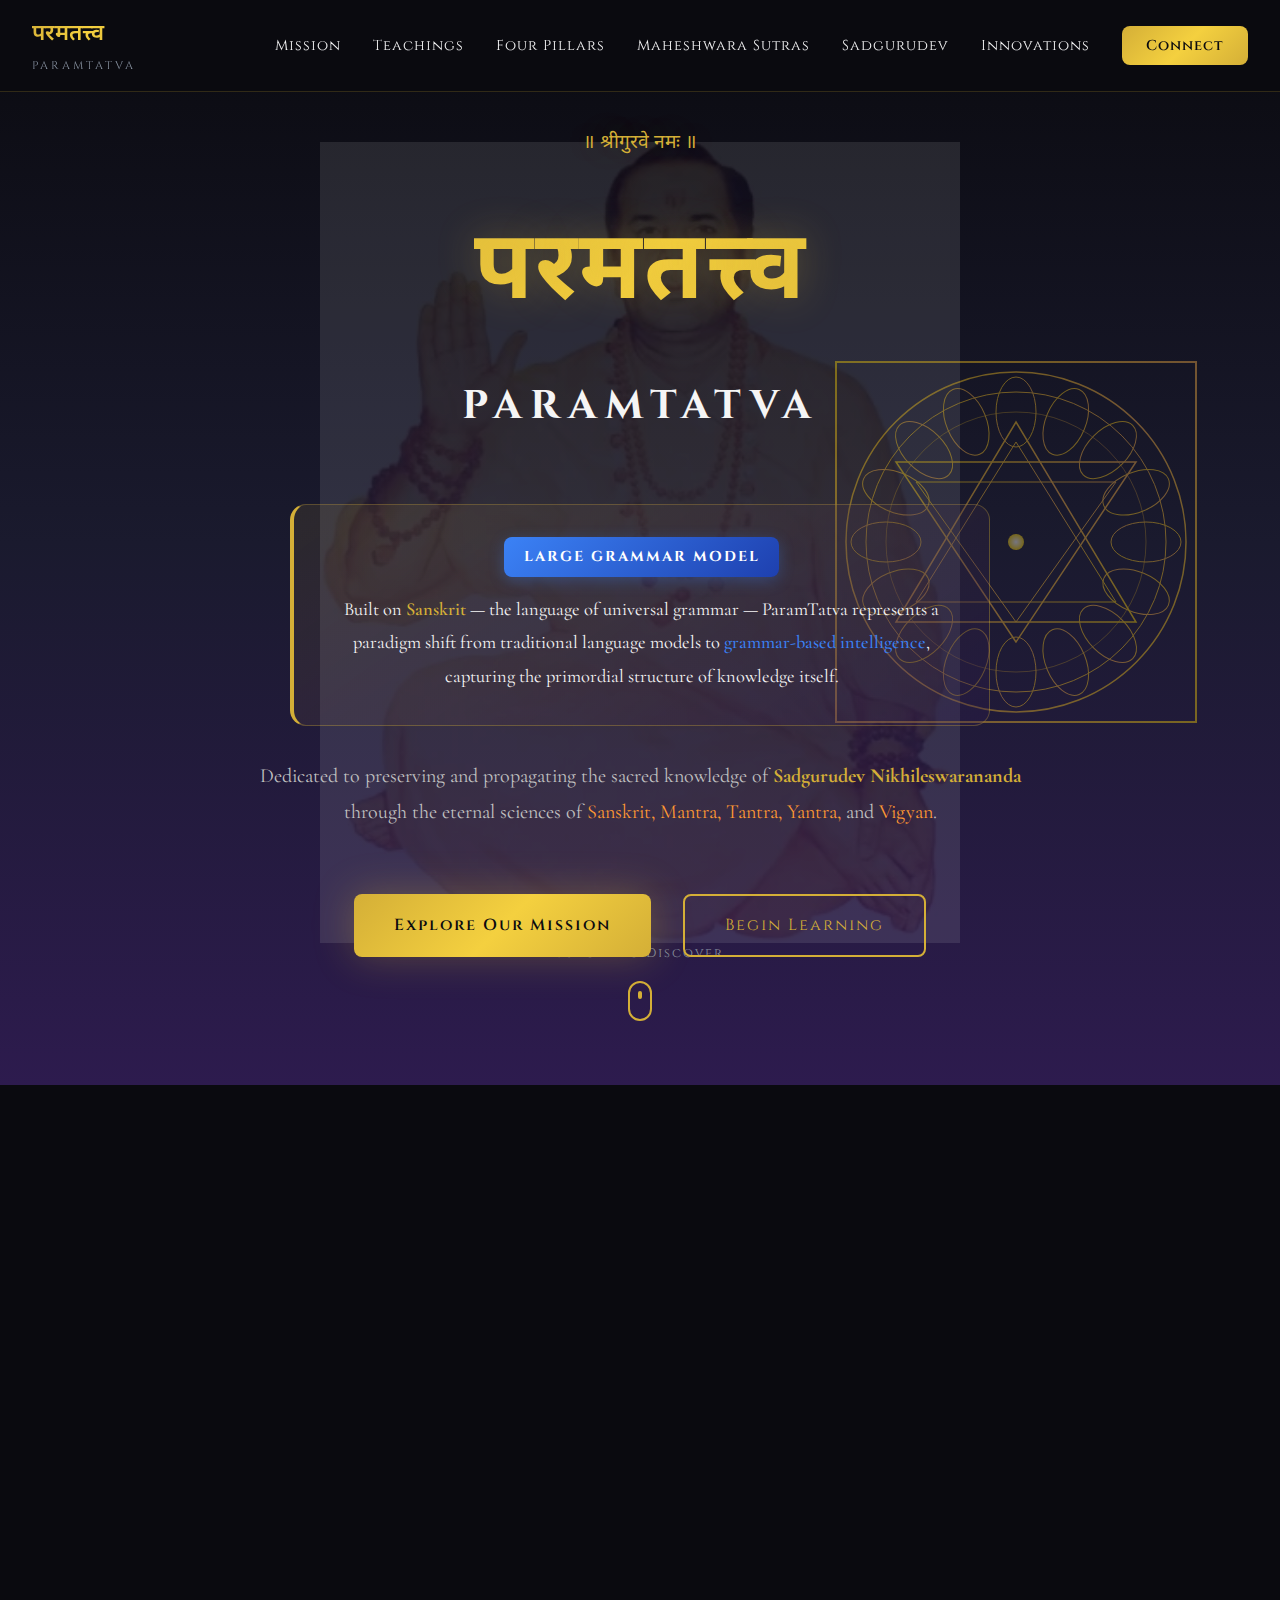
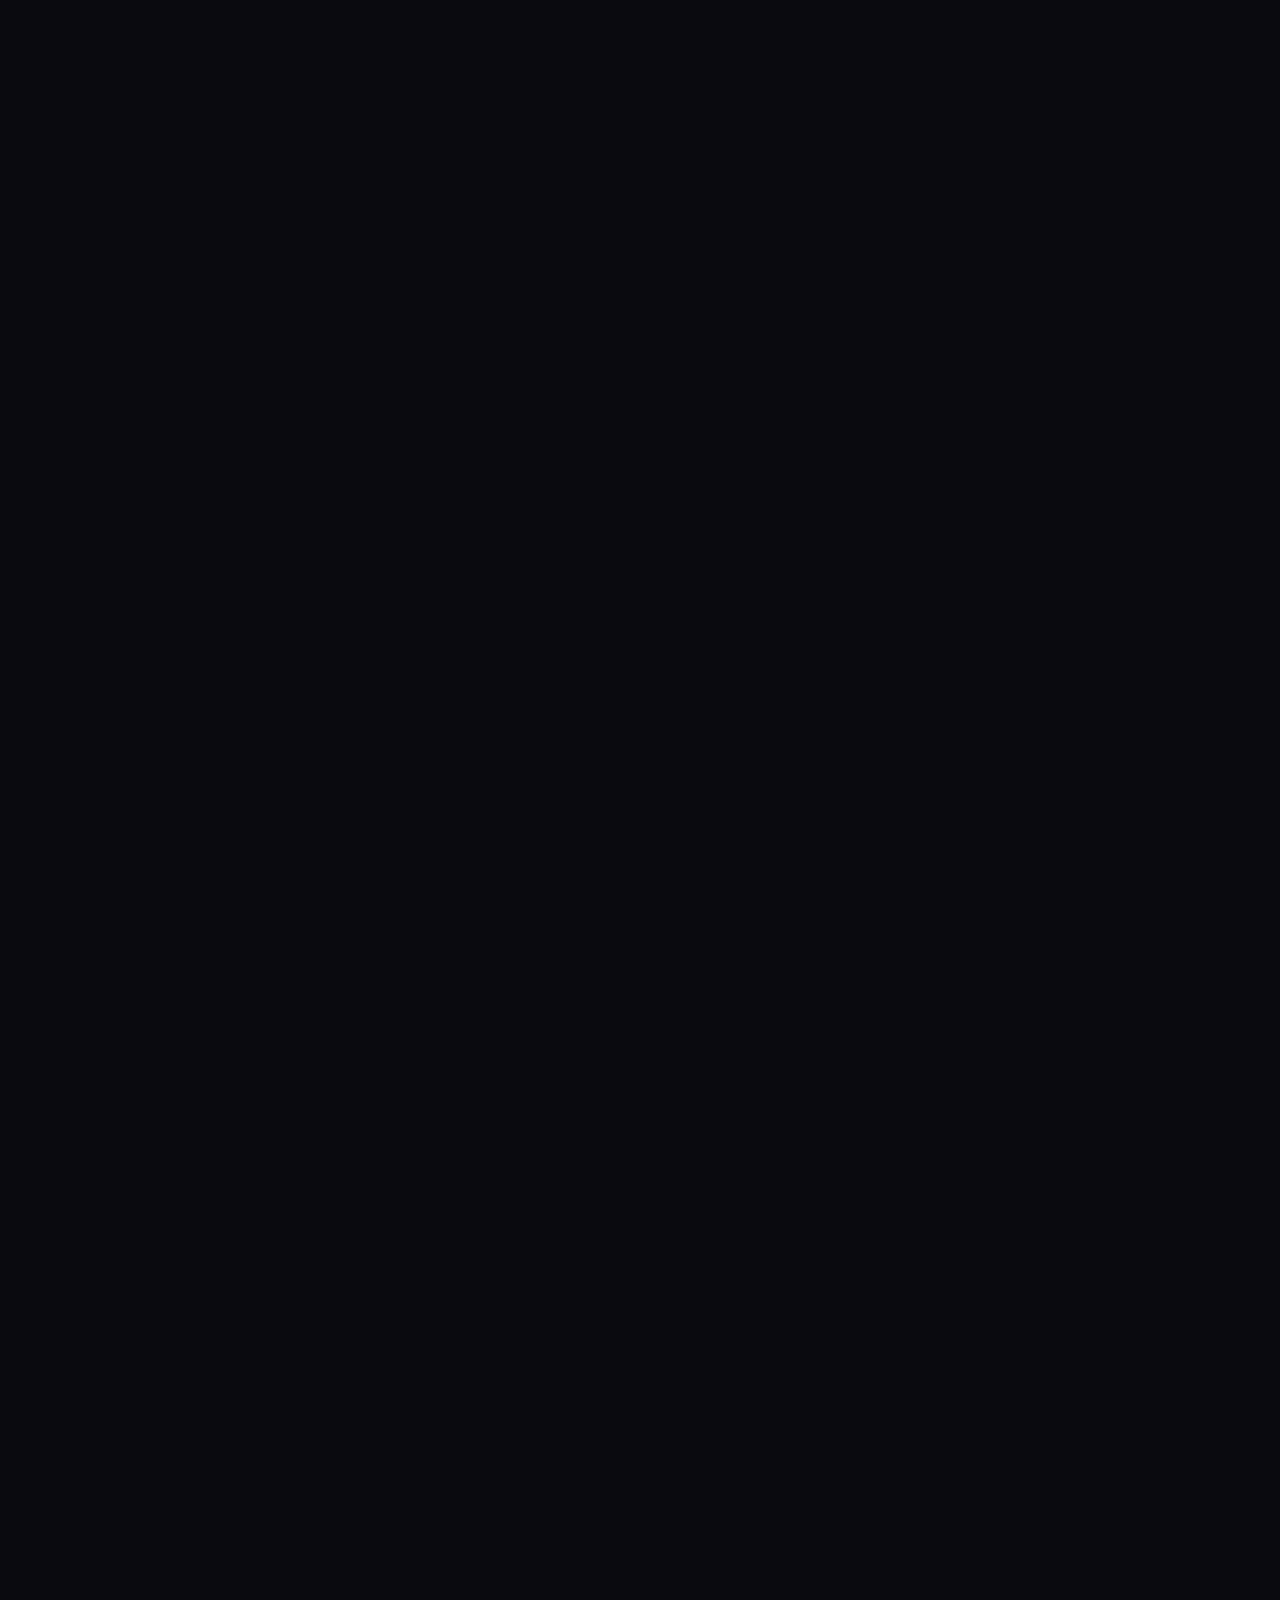
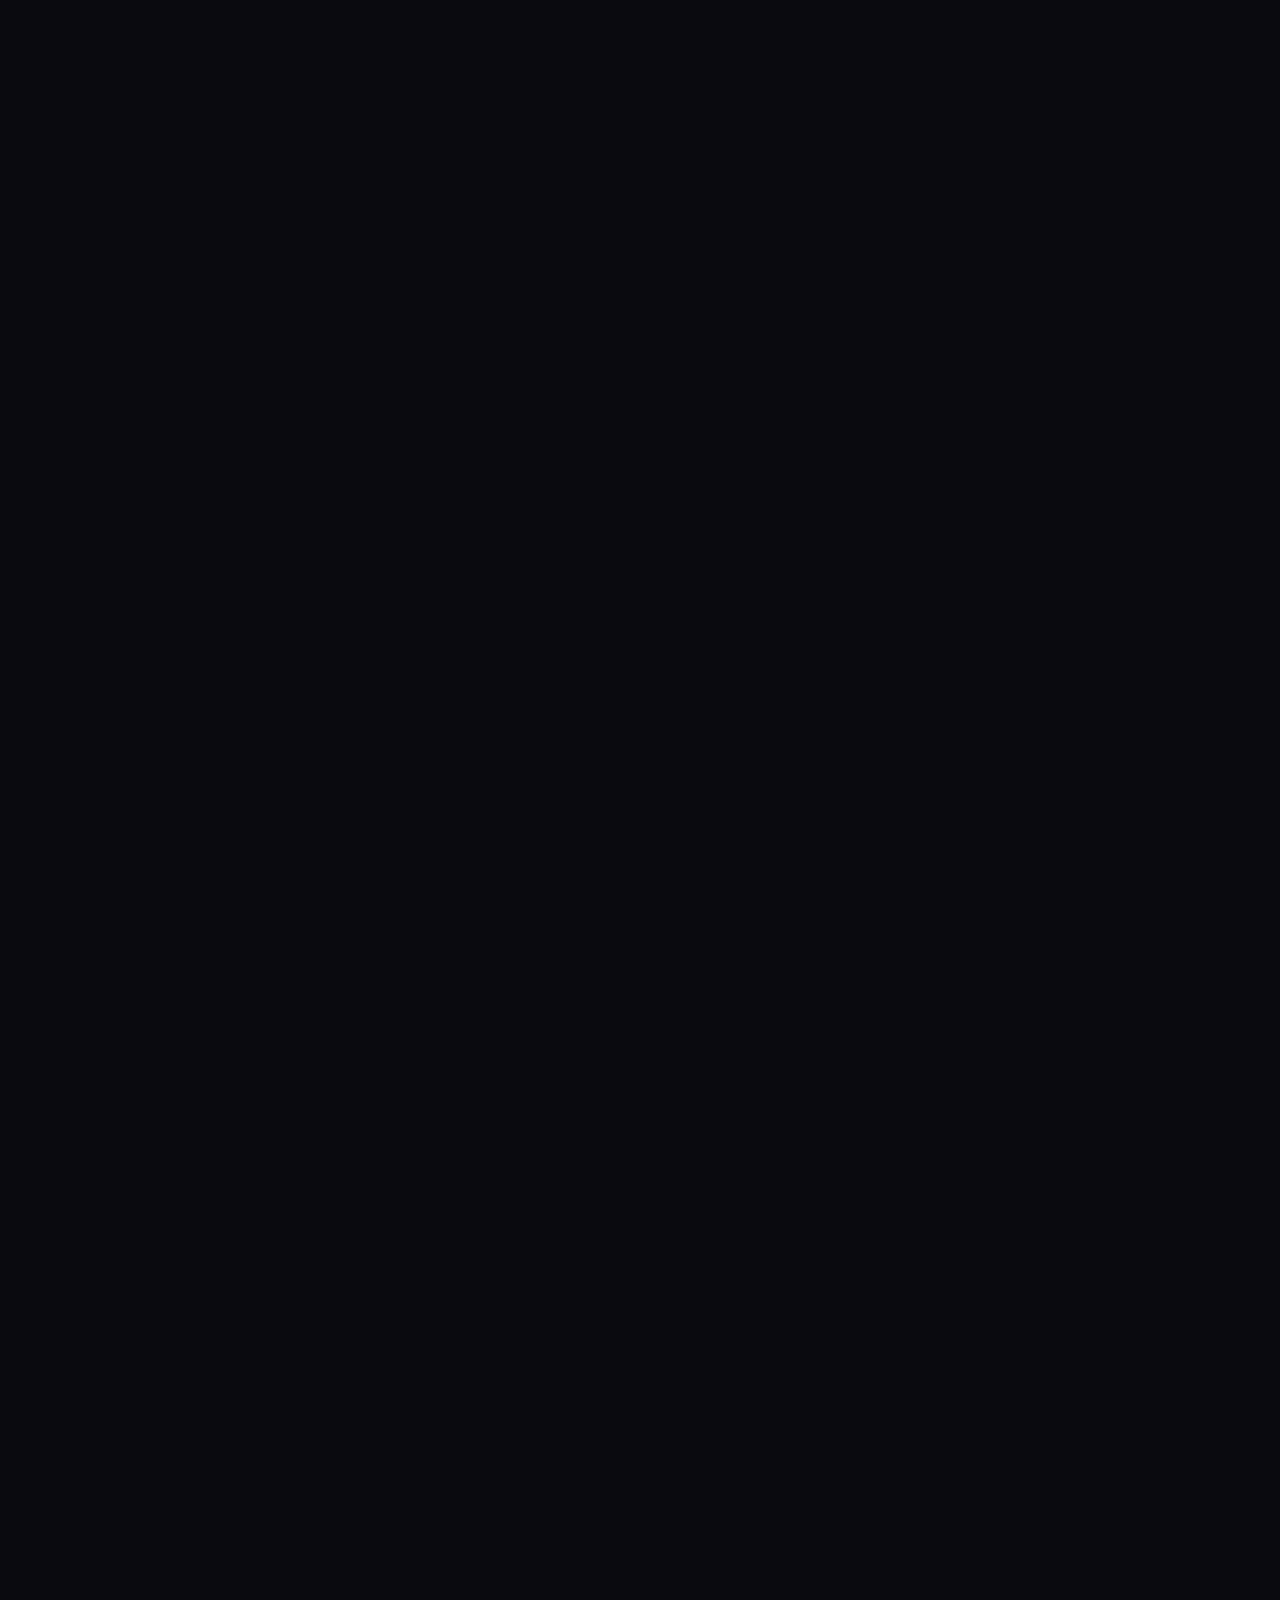
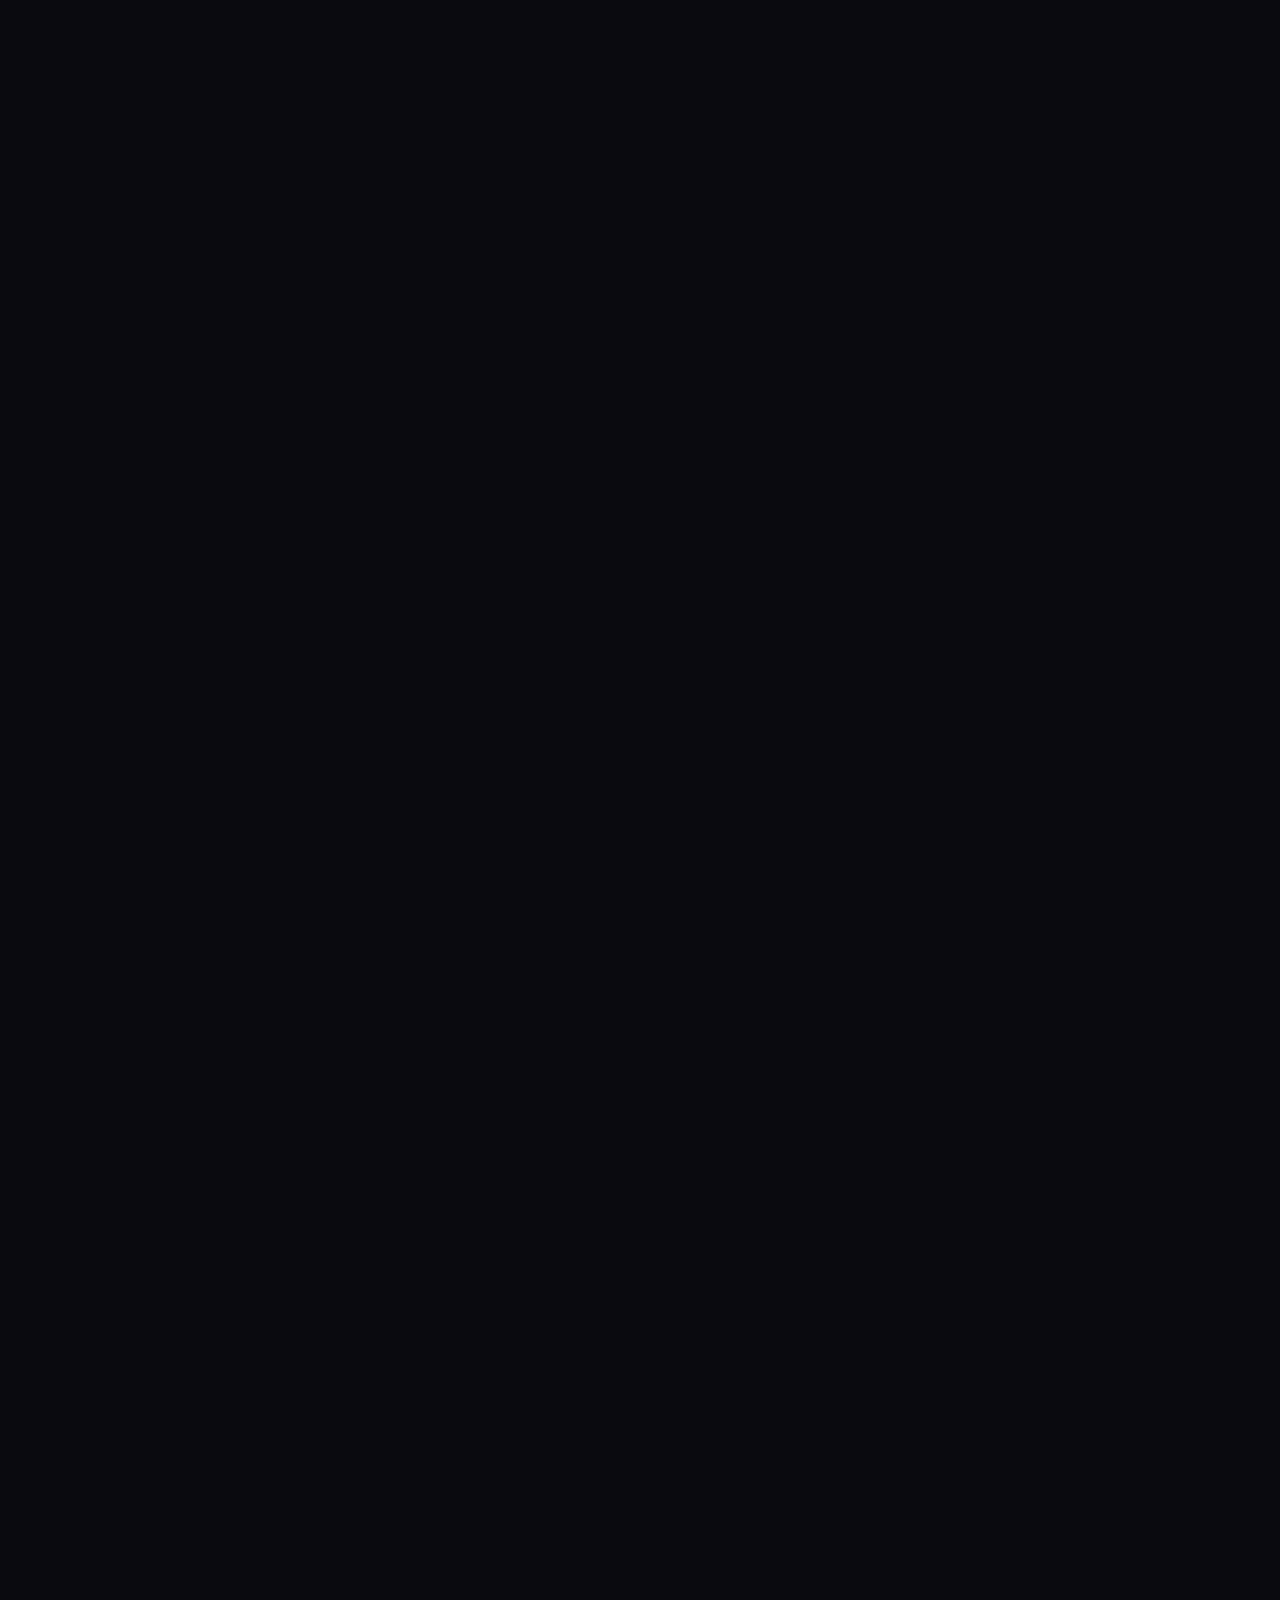
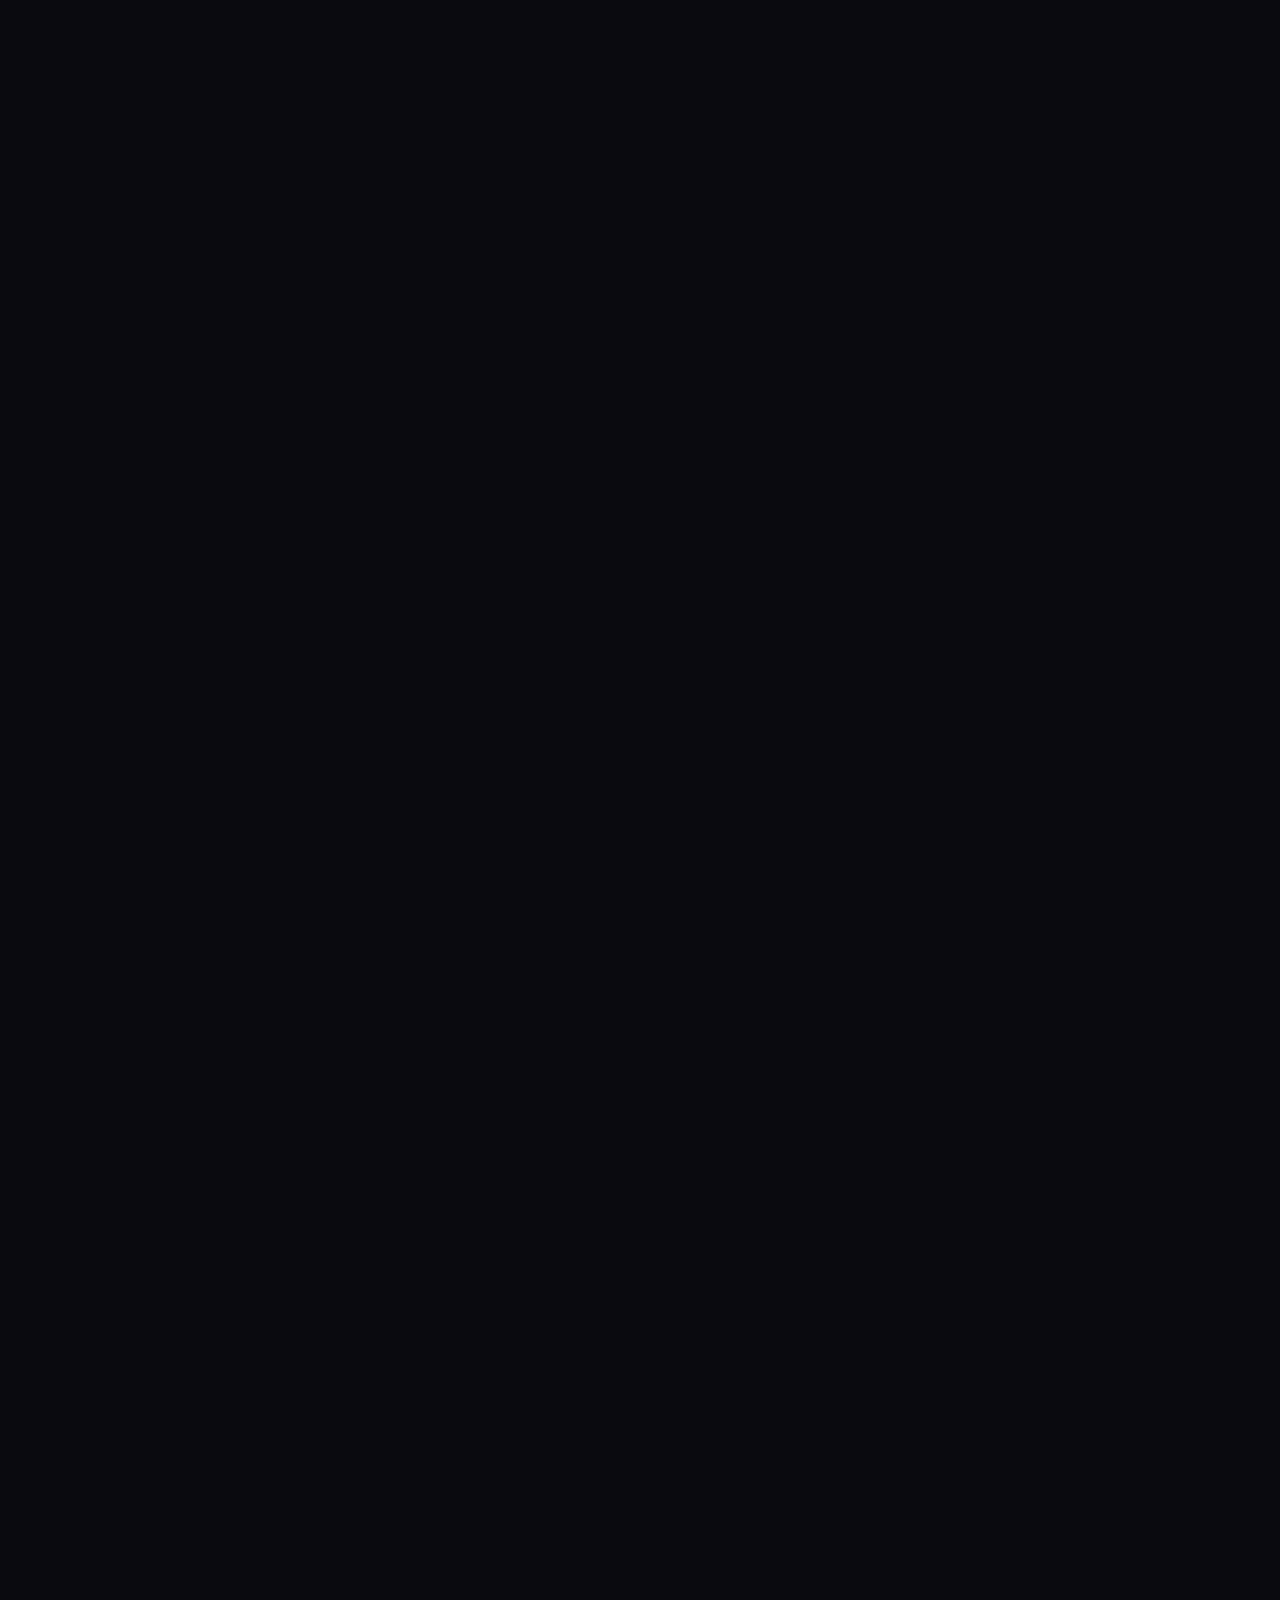
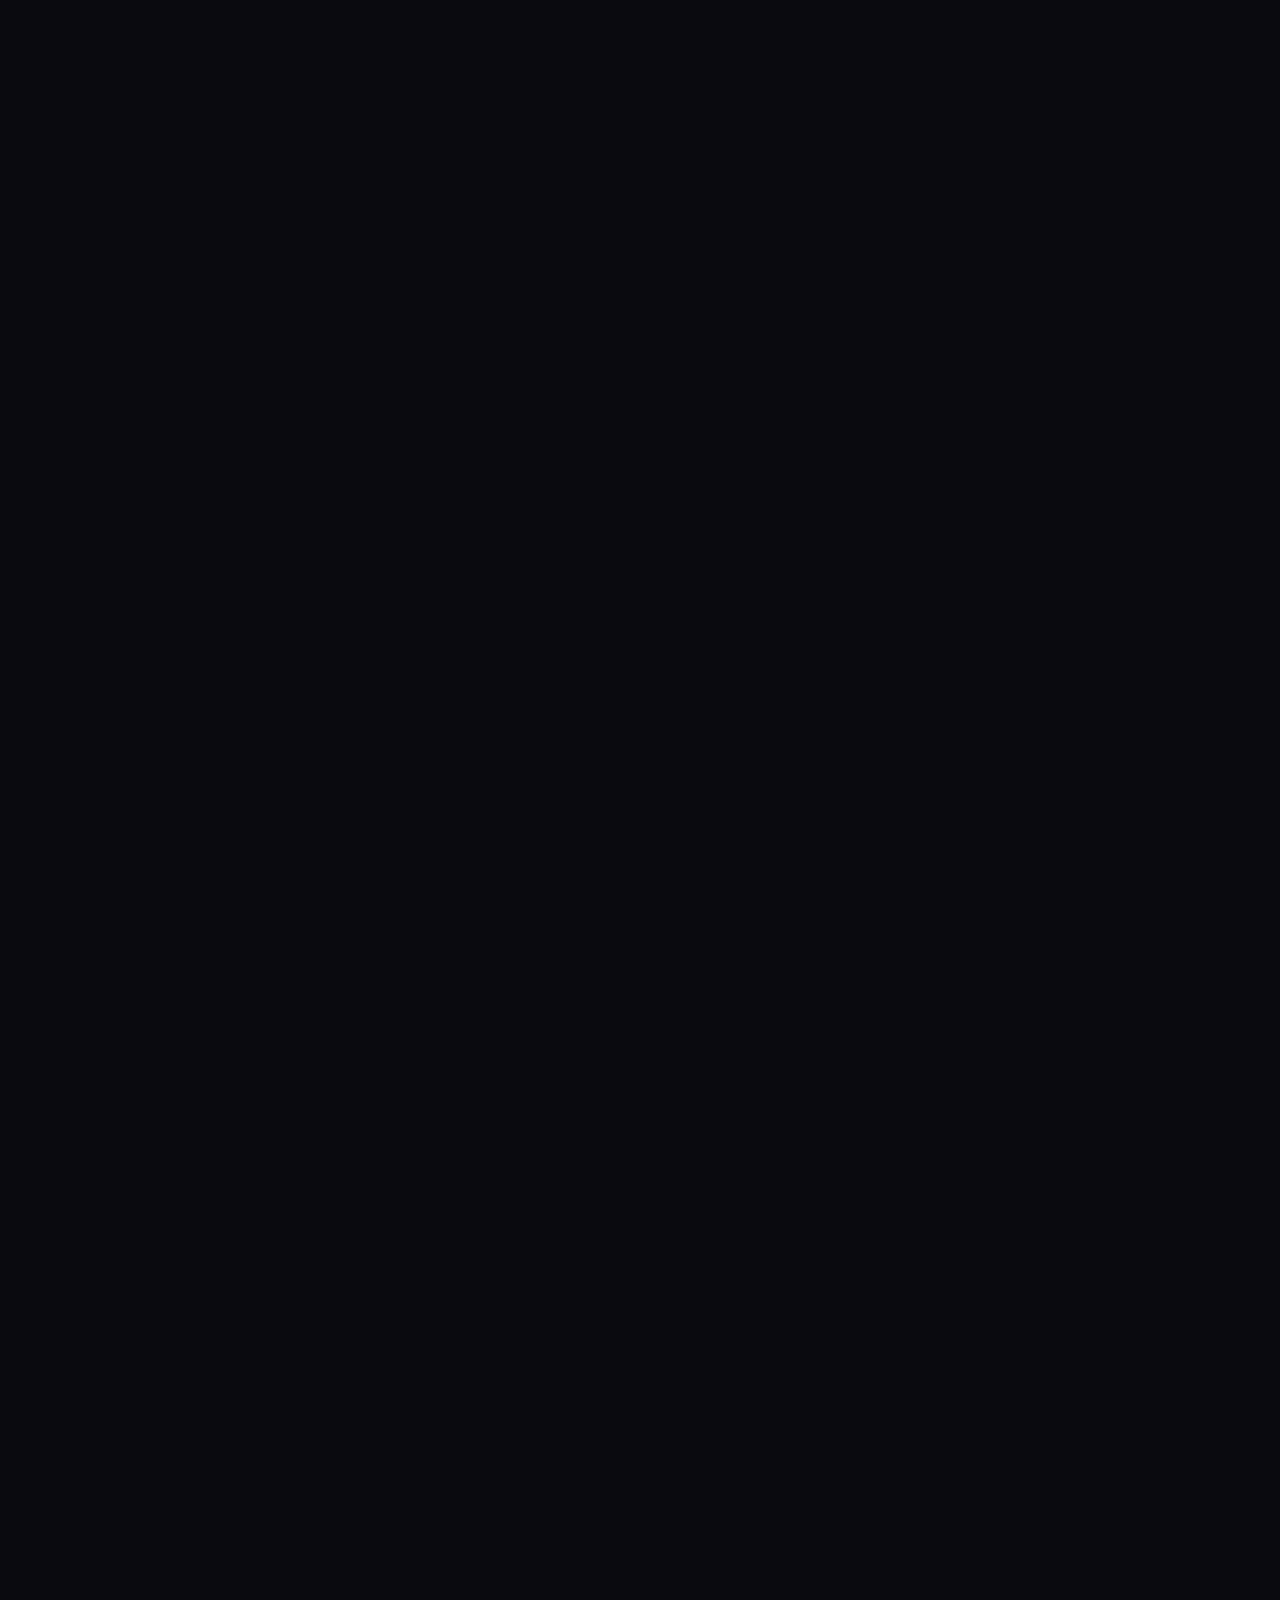
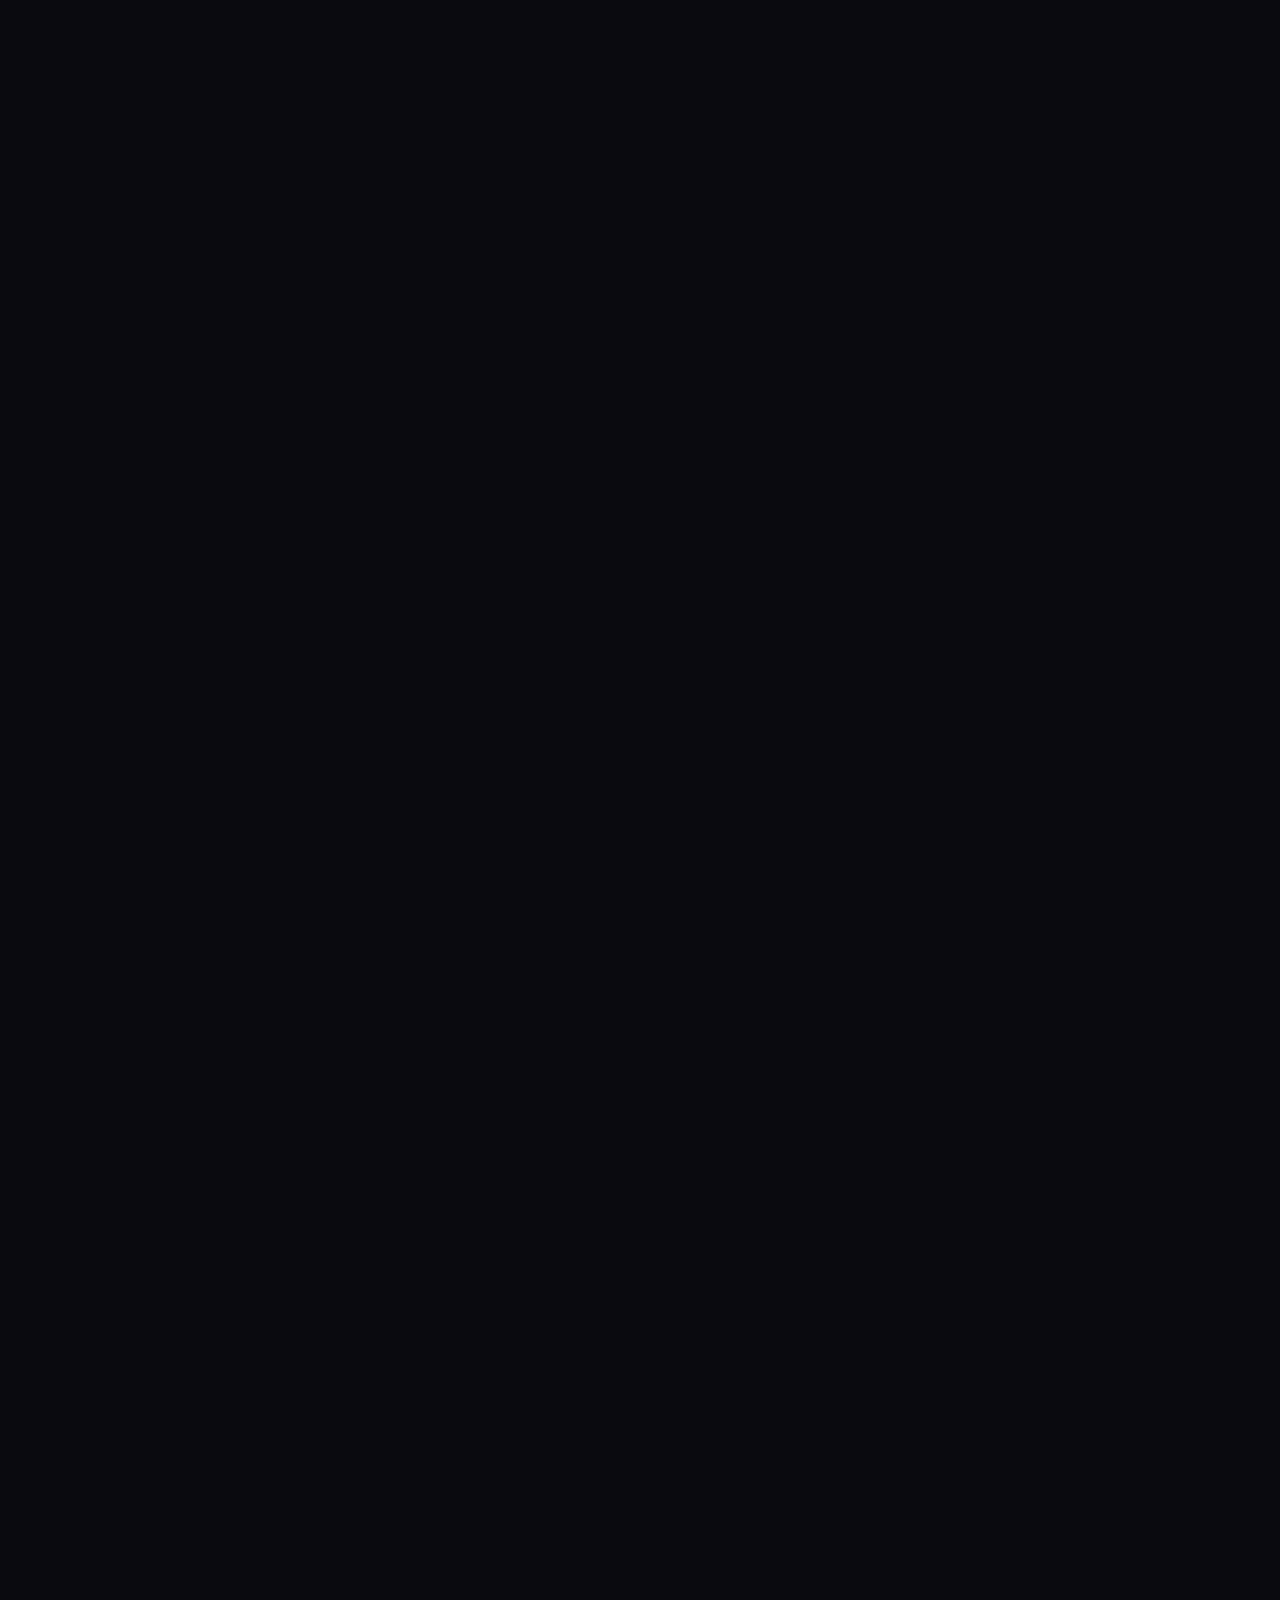
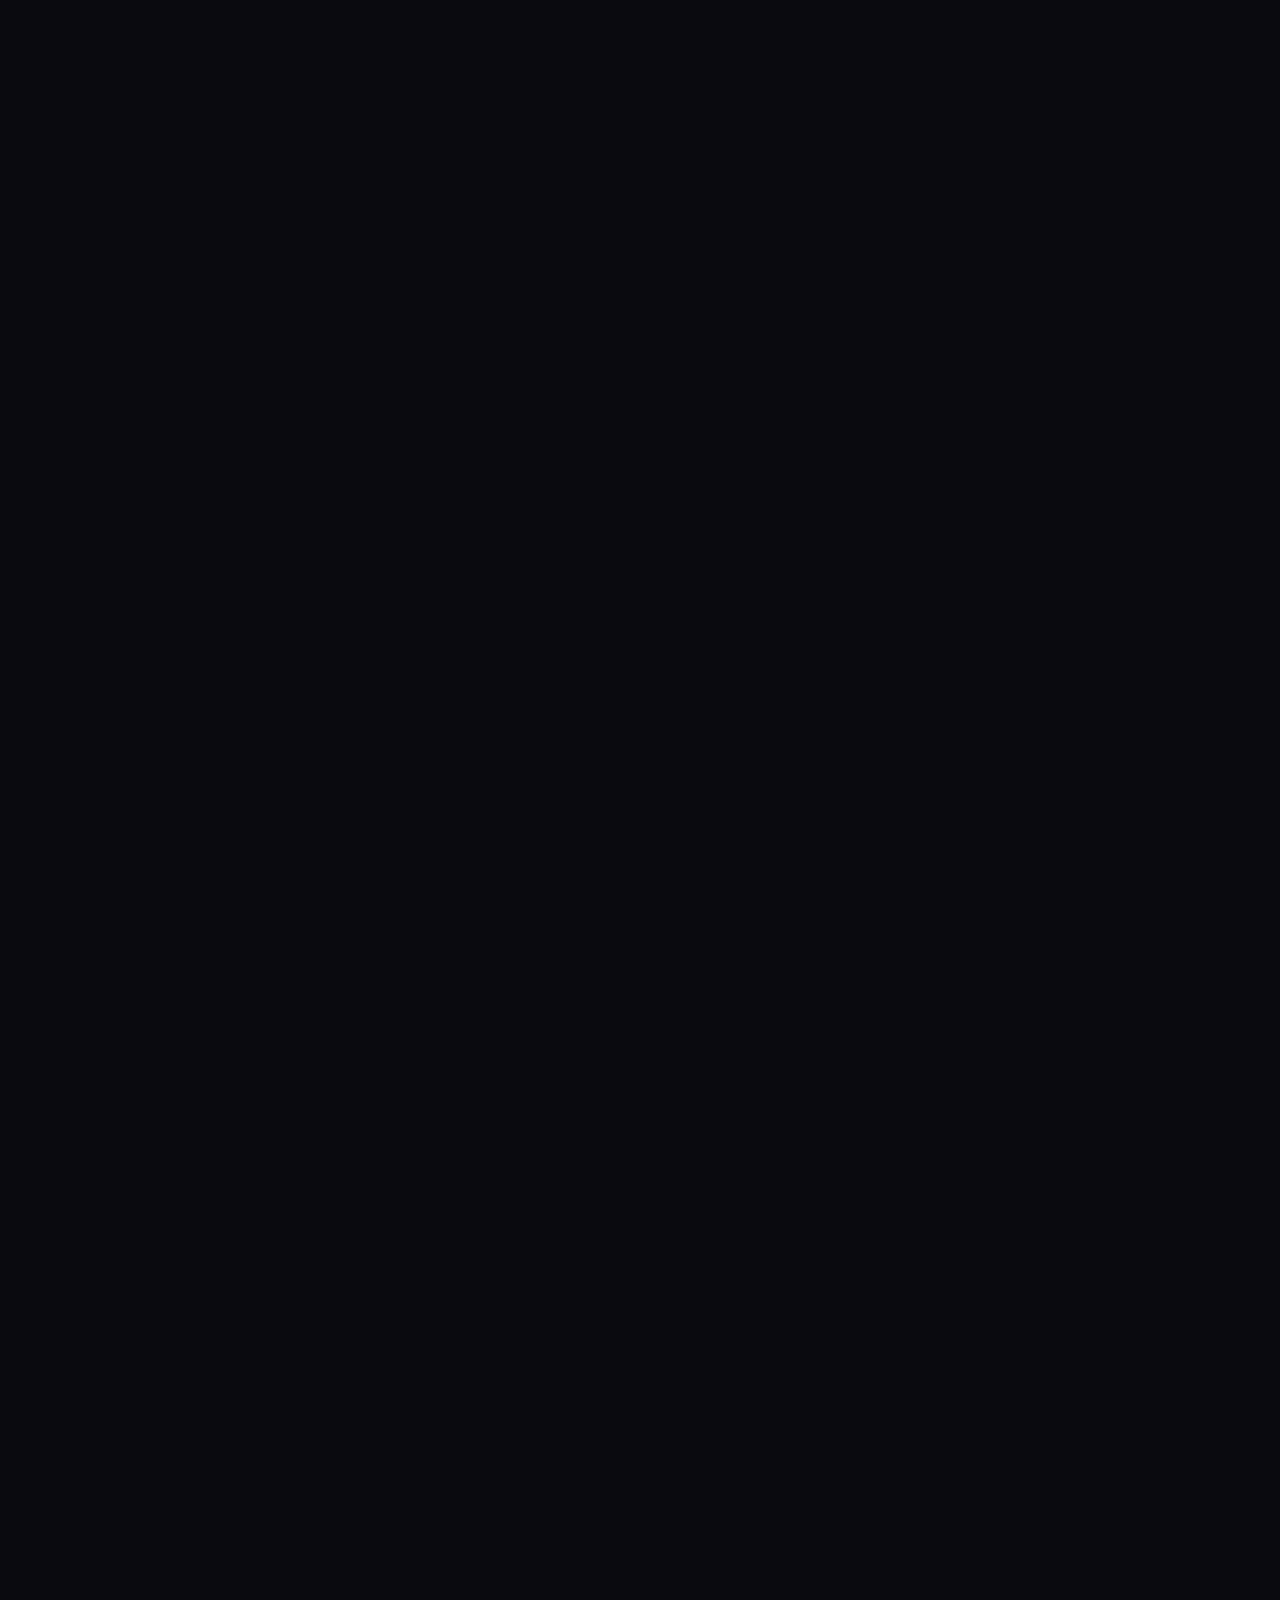
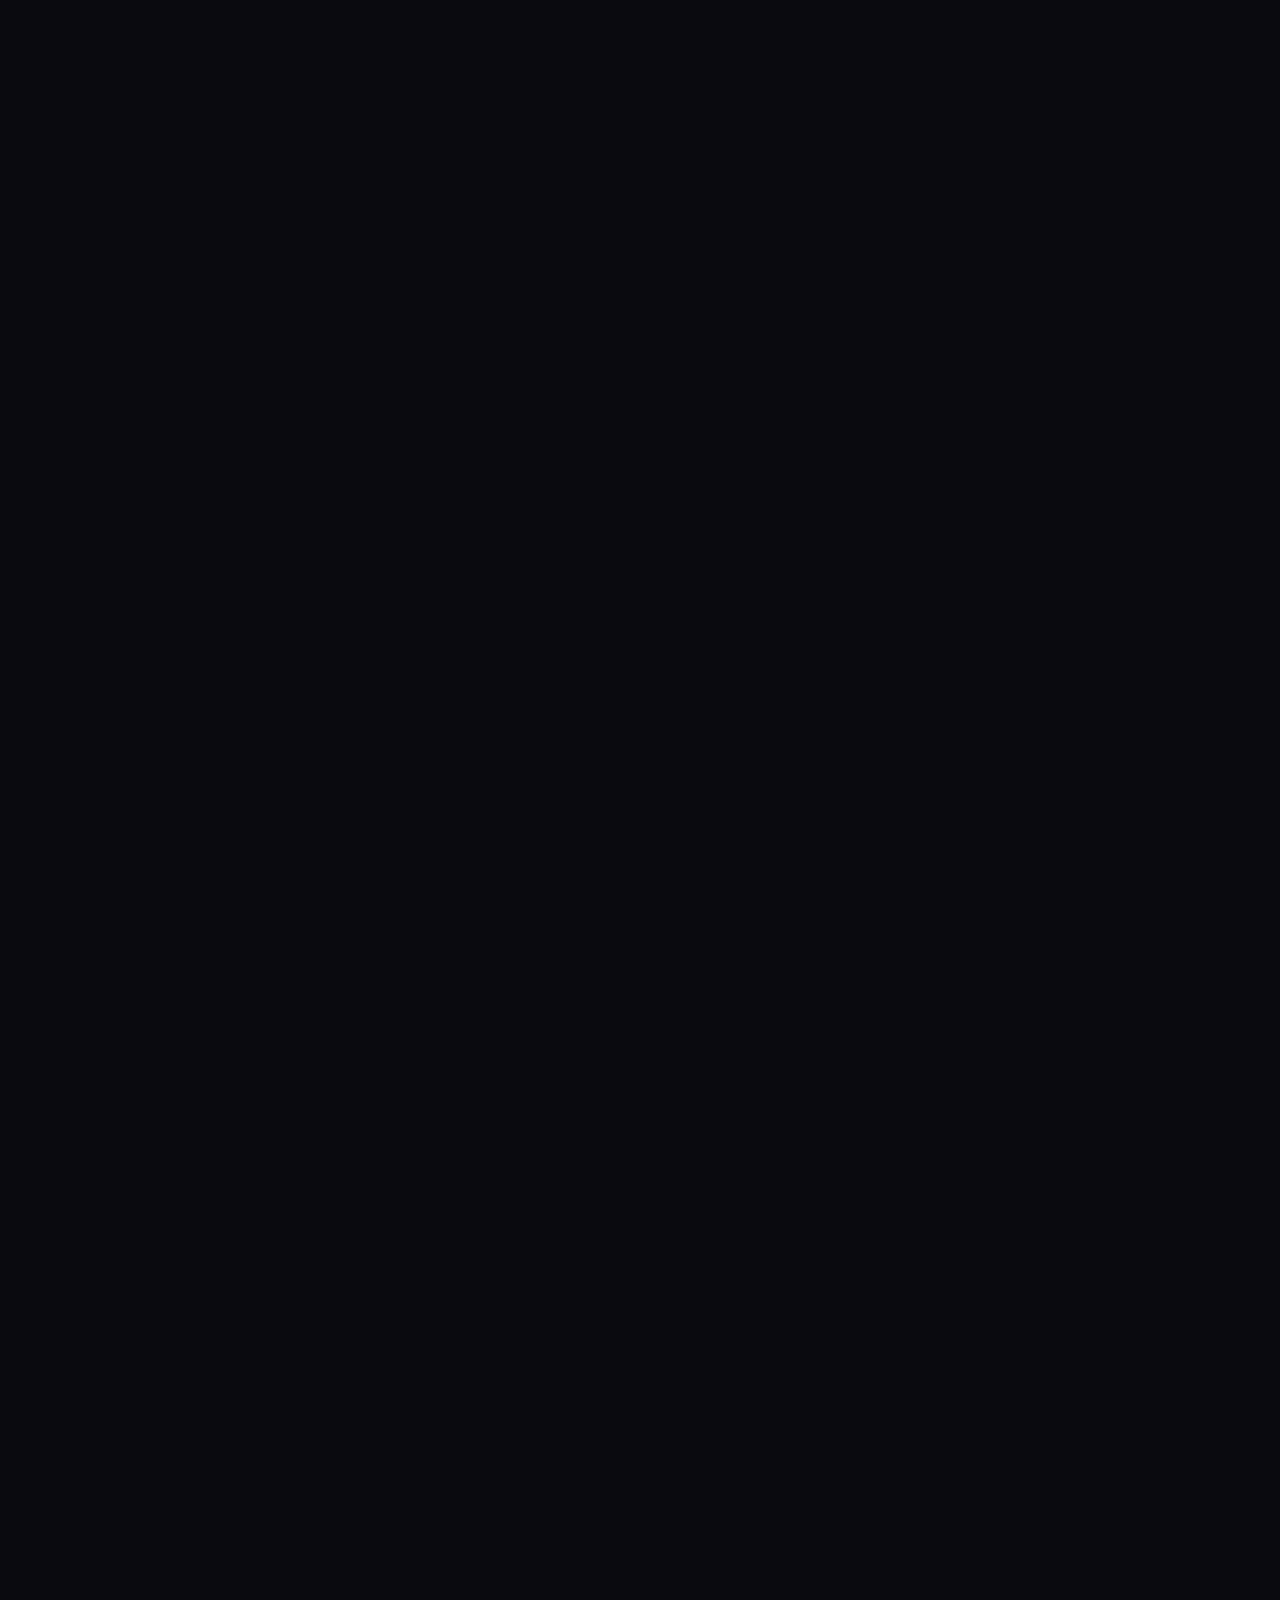
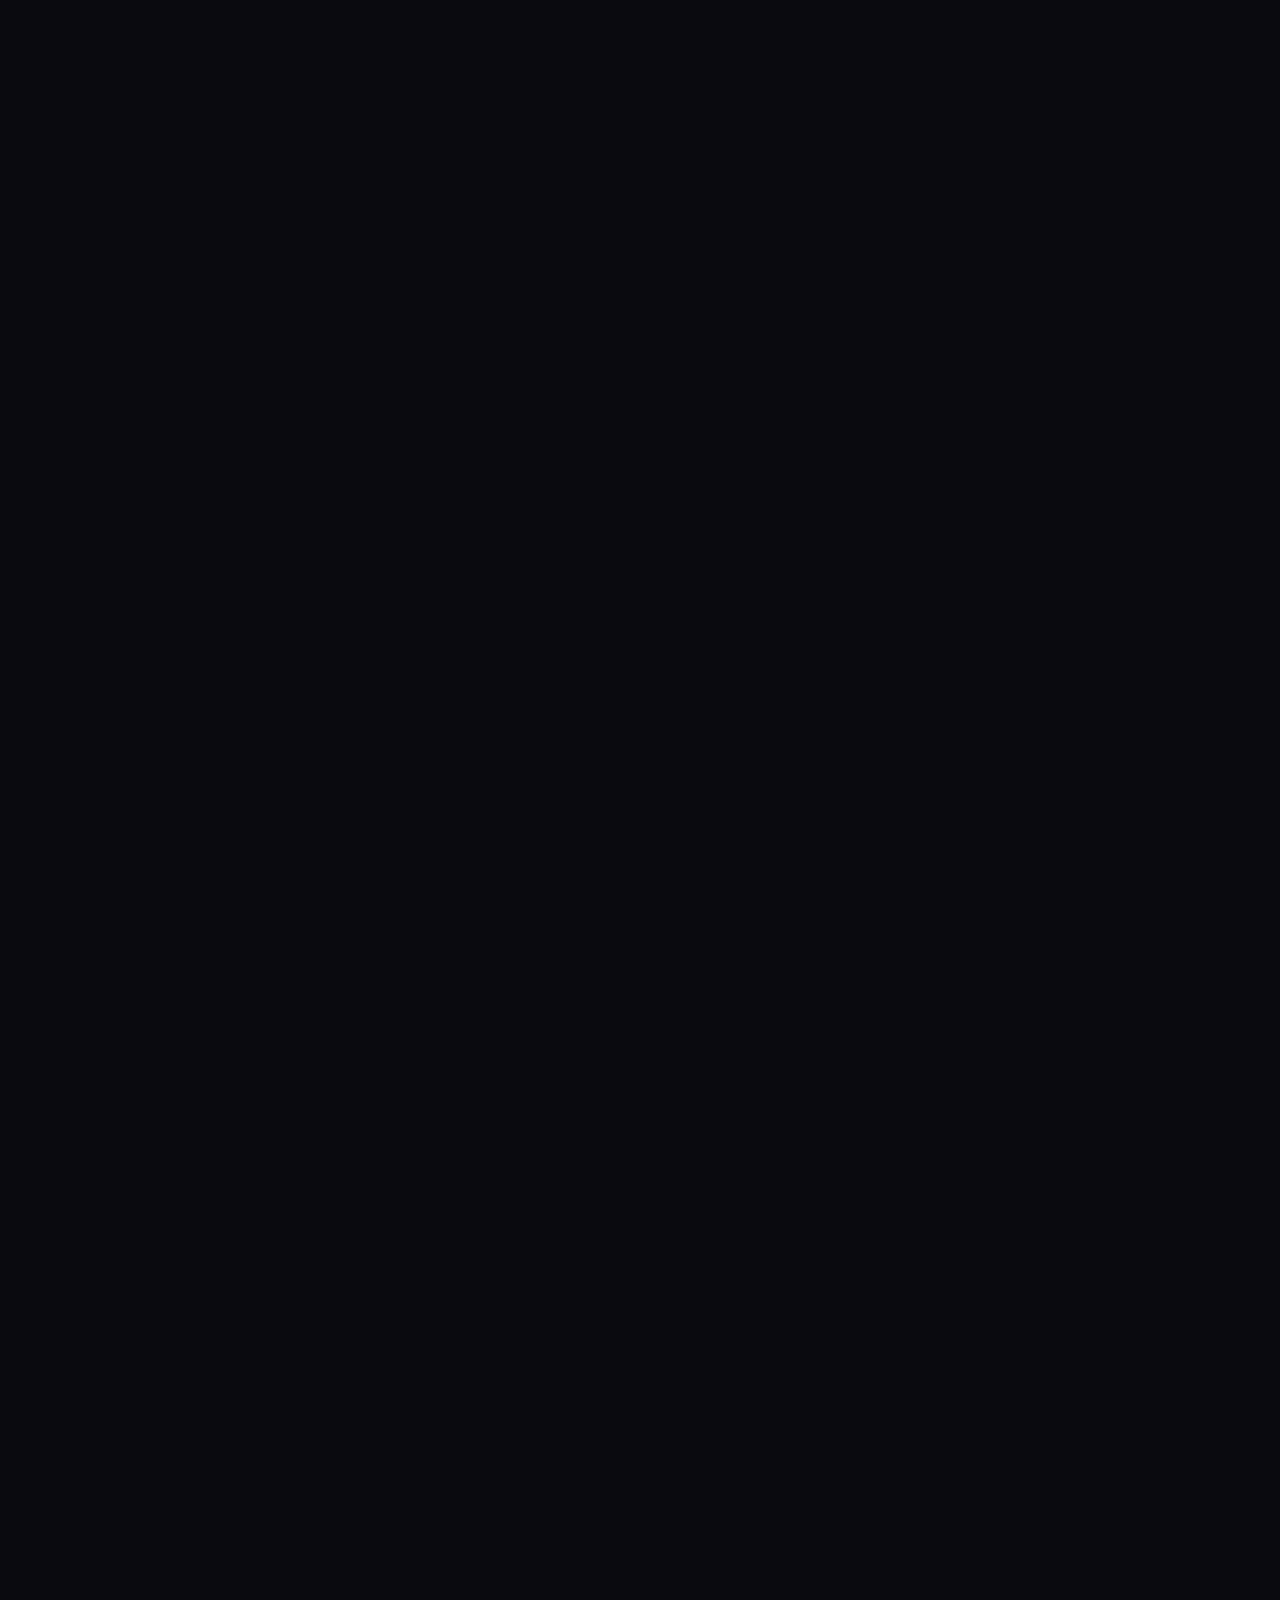
<file: index.html>
<!doctype html>
<html lang="en">

<head>
  <meta charset="UTF-8" />
  <meta name="viewport" content="width=device-width, initial-scale=1.0" />
  <title>
    ParamTatva.org | Sacred Knowledge of Sadgurudev Nikhileswarananda
  </title>
  <meta name="description"
    content="Discover the eternal wisdom of Sanskrit through Mantra, Tantra, Yantra, and Vigyan under the guidance of Sadgurudev Nikhileswarananda." />
  <meta name="keywords"
    content="ParamTatva, Sanskrit, Mantra, Tantra, Yantra, Vigyan, Sadgurudev Nikhileswarananda, Maheshwara Sutras" />
  <meta name="author" content="Sadgurudev Nikhileswarananda" />
  <meta name="theme-color" content="#0a0e27" />
  <link rel="canonical" href="https://paramtatva.org/" />

  <!-- Open Graph / Facebook -->
  <meta property="og:type" content="website" />
  <meta property="og:url" content="https://paramtatva.org/" />
  <meta property="og:title" content="ParamTatva.org | Sacred Knowledge of Sadgurudev Nikhileswarananda" />
  <meta property="og:description"
    content="Discover the eternal wisdom of Sanskrit through Mantra, Tantra, Yantra, and Vigyan under the guidance of Sadgurudev Nikhileswarananda." />
  <meta property="og:image" content="https://paramtatva.org/og-preview.jpg" />
  <meta property="og:image:width" content="1200" />
  <meta property="og:image:height" content="630" />
  <meta property="og:image:alt"
    content="ParamTatva - The Primordial Energy System revealed through the 14 Maheshwara Sutras" />
  <meta property="og:site_name" content="ParamTatva.org" />
  <meta property="og:locale" content="en_US" />

  <!-- Twitter -->
  <meta name="twitter:card" content="summary_large_image" />
  <meta name="twitter:url" content="https://paramtatva.org/" />
  <meta name="twitter:title" content="ParamTatva.org | Sacred Knowledge of Sadgurudev Nikhileswarananda" />
  <meta name="twitter:description"
    content="Discover the eternal wisdom of Sanskrit through Mantra, Tantra, Yantra, and Vigyan." />
  <meta name="twitter:image" content="https://paramtatva.org/og-preview.jpg" />
  <meta name="twitter:image:alt" content="ParamTatva - The Primordial Energy System" />
  <link
    href="https://fonts.googleapis.com/css2?family=Cinzel:wght@400;500;600;700&family=Cormorant+Garamond:ital,wght@0,300;0,400;0,500;0,600;1,400&family=Noto+Sans+Devanagari:wght@300;400;500;600;700&display=swap"
    rel="stylesheet" />
  <link rel="stylesheet" href="style.css" />
</head>

<body>
  <!-- Animated Background -->
  <div class="cosmic-bg">
    <div class="stars"></div>
    <div class="twinkling"></div>
    <div class="yantra-overlay"></div>
  </div>

  <!-- Navigation -->
  <nav class="nav-main">
    <div class="nav-container">
      <a href="#" class="nav-logo">
        <span class="logo-sanskrit">परमतत्त्व</span>
        <span class="logo-english">ParamTatva</span>
      </a>
      <ul class="nav-links">
        <li><a href="#mission">Mission</a></li>
        <li><a href="#teachings">Teachings</a></li>
        <li><a href="#pillars">Four Pillars</a></li>
        <li><a href="#sutras">Maheshwara Sutras</a></li>
        <li><a href="#guru">Sadgurudev</a></li>
        <li><a href="#innovations">Innovations</a></li>
        <li><a href="#connect" class="nav-cta">Connect</a></li>
      </ul>
      <button class="nav-toggle" aria-label="Toggle navigation">
        <span></span>
        <span></span>
        <span></span>
      </button>
    </div>
  </nav>

  <!-- Hero Section -->
  <header class="hero" id="home">
    <div class="hero-content">
      <div class="hero-badge">॥ श्रीगुरवे नमः ॥</div>
      <h1 class="hero-title">
        <span class="title-sanskrit">परमतत्त्व</span>
        <span class="title-english">ParamTatva</span>
      </h1>
      <p class="hero-subtitle">
        The Primordial Energy System of the Universe
      </p>
      <div class="hero-lgm-intro">
        <span class="lgm-badge">Large Grammar Model</span>
        <p class="lgm-description">
          Built on <strong>Sanskrit</strong> — the language of universal grammar —
          ParamTatva represents a paradigm shift from traditional language models to
          <em>grammar-based intelligence</em>, capturing the primordial structure of knowledge itself.
        </p>
      </div>
      <p class="hero-description">
        Dedicated to preserving and propagating the sacred knowledge of
        <strong>Sadgurudev Nikhileswarananda</strong> through the eternal
        sciences of <em>Sanskrit, Mantra, Tantra, Yantra,</em> and
        <em>Vigyan</em>.
      </p>
      <div class="hero-cta">
        <a href="#mission" class="btn-primary">Explore Our Mission</a>
        <a href="#teachings" class="btn-secondary">Begin Learning</a>
      </div>
    </div>
    <div class="hero-yantra">
      <svg viewBox="0 0 400 400" class="sri-yantra-animated">
        <!-- Outer Square -->
        <rect x="20" y="20" width="360" height="360" fill="none" stroke="url(#goldGradient)" stroke-width="2" />
        <!-- Three Concentric Circles -->
        <circle cx="200" cy="200" r="170" fill="none" stroke="url(#goldGradient)" stroke-width="1.5" />
        <circle cx="200" cy="200" r="150" fill="none" stroke="url(#goldGradient)" stroke-width="1" />
        <circle cx="200" cy="200" r="130" fill="none" stroke="url(#goldGradient)" stroke-width="0.5" />
        <!-- Lotus Petals Outer -->
        <g class="lotus-outer" stroke="url(#goldGradient)" fill="none">
          <ellipse cx="200" cy="70" rx="20" ry="35" transform="rotate(0, 200, 200)" />
          <ellipse cx="200" cy="70" rx="20" ry="35" transform="rotate(22.5, 200, 200)" />
          <ellipse cx="200" cy="70" rx="20" ry="35" transform="rotate(45, 200, 200)" />
          <ellipse cx="200" cy="70" rx="20" ry="35" transform="rotate(67.5, 200, 200)" />
          <ellipse cx="200" cy="70" rx="20" ry="35" transform="rotate(90, 200, 200)" />
          <ellipse cx="200" cy="70" rx="20" ry="35" transform="rotate(112.5, 200, 200)" />
          <ellipse cx="200" cy="70" rx="20" ry="35" transform="rotate(135, 200, 200)" />
          <ellipse cx="200" cy="70" rx="20" ry="35" transform="rotate(157.5, 200, 200)" />
          <ellipse cx="200" cy="70" rx="20" ry="35" transform="rotate(180, 200, 200)" />
          <ellipse cx="200" cy="70" rx="20" ry="35" transform="rotate(202.5, 200, 200)" />
          <ellipse cx="200" cy="70" rx="20" ry="35" transform="rotate(225, 200, 200)" />
          <ellipse cx="200" cy="70" rx="20" ry="35" transform="rotate(247.5, 200, 200)" />
          <ellipse cx="200" cy="70" rx="20" ry="35" transform="rotate(270, 200, 200)" />
          <ellipse cx="200" cy="70" rx="20" ry="35" transform="rotate(292.5, 200, 200)" />
          <ellipse cx="200" cy="70" rx="20" ry="35" transform="rotate(315, 200, 200)" />
          <ellipse cx="200" cy="70" rx="20" ry="35" transform="rotate(337.5, 200, 200)" />
        </g>
        <!-- Central Triangles -->
        <g class="triangles">
          <polygon points="200,80 320,280 80,280" fill="none" stroke="url(#goldGradient)" stroke-width="1.5" />
          <polygon points="200,300 80,120 320,120" fill="none" stroke="url(#goldGradient)" stroke-width="1.5" />
          <polygon points="200,100 300,260 100,260" fill="none" stroke="url(#goldGradient)" stroke-width="1" />
          <polygon points="200,280 100,140 300,140" fill="none" stroke="url(#goldGradient)" stroke-width="1" />
        </g>
        <!-- Bindu (Central Point) -->
        <circle cx="200" cy="200" r="8" fill="url(#binduGradient)" class="bindu" />
        <!-- Gradients -->
        <defs>
          <linearGradient id="goldGradient" x1="0%" y1="0%" x2="100%" y2="100%">
            <stop offset="0%" style="stop-color: #ffd700; stop-opacity: 1" />
            <stop offset="50%" style="stop-color: #ffb347; stop-opacity: 1" />
            <stop offset="100%" style="stop-color: #ffd700; stop-opacity: 1" />
          </linearGradient>
          <radialGradient id="binduGradient" cx="50%" cy="50%" r="50%">
            <stop offset="0%" style="stop-color: #ffffff; stop-opacity: 1" />
            <stop offset="100%" style="stop-color: #ffd700; stop-opacity: 1" />
          </radialGradient>
        </defs>
      </svg>
    </div>
    <div class="scroll-indicator">
      <span>Scroll to Discover</span>
      <div class="scroll-arrow"></div>
    </div>
  </header>

  <!-- TIVRA Showcase Section -->
  <section class="tivra-showcase" id="tivra">
    <div class="container">
      <div class="section-header">
        <span class="section-badge">॥ तिव्र ॥</span>
        <h2 class="section-title">TIVRA Foundation Models</h2>
        <p class="section-subtitle">Text • Image • Video • Robotics • Audio</p>
        <p class="tivra-intro">State-of-the-art models achieving breakthrough performance with 100X efficiency</p>
      </div>

      <div class="tivra-accordion">
        <!-- Robotics Card (Active/Expanded) -->
        <div class="tivra-card robotics active" data-modality="robotics">
          <div class="card-header">
            <div class="modality-icon">
              <svg viewBox="0 0 64 64" fill="none" stroke="currentColor" stroke-width="2">
                <rect x="20" y="12" width="24" height="16" rx="2" />
                <circle cx="26" cy="20" r="2" />
                <circle cx="38" cy="20" r="2" />
                <line x1="32" y1="28" x2="32" y2="36" />
                <line x1="22" y1="36" x2="42" y2="36" />
                <line x1="22" y1="36" x2="18" y2="52" />
                <line x1="42" y1="36" x2="46" y2="52" />
                <circle cx="18" cy="52" r="3" />
                <circle cx="46" cy="52" r="3" />
              </svg>
            </div>
            <div class="modality-info">
              <h3>Robotics</h3>
              <span class="modality-subtitle">Efficient RL Agents</span>
            </div>
            <div class="sota-badge">3 SOTA</div>
            <button class="toggle-btn" aria-label="Toggle robotics details">
              <svg viewBox="0 0 24 24" fill="none" stroke="currentColor" stroke-width="2">
                <polyline points="6 9 12 15 18 9"></polyline>
              </svg>
            </button>
          </div>

          <div class="card-content">
            <div class="benchmarks-grid">
              <div class="benchmark-card hopper">
                <div class="benchmark-header">
                  <h4>Hopper-v5</h4>
                  <span class="sota-label">SOTA</span>
                </div>
                <div class="performance-metric">
                  <span class="metric-value">3,183</span>
                  <span class="metric-label">Return</span>
                </div>
                <div class="improvement">
                  <span class="improvement-badge">+125% vs Baseline</span>
                </div>
                <p class="benchmark-desc">Mastering single-leg hopping locomotion with minimal parameters</p>
                <a href="https://huggingface.co/ParamTatva/sanskrit-ppo-hopper-v5" target="_blank" rel="noopener"
                  class="benchmark-link">
                  <span>Try on HuggingFace</span>
                  <svg viewBox="0 0 24 24" fill="none" stroke="currentColor" stroke-width="2">
                    <path d="M7 17L17 7M17 7H7M17 7v10" />
                  </svg>
                </a>
              </div>

              <div class="benchmark-card walker">
                <div class="benchmark-header">
                  <h4>Walker2d-v5</h4>
                  <span class="sota-label">SOTA</span>
                </div>
                <div class="performance-metric">
                  <span class="metric-value">4,919</span>
                  <span class="metric-label">Return</span>
                </div>
                <div class="improvement">
                  <span class="improvement-badge">Energy Efficient</span>
                </div>
                <p class="benchmark-desc">Complex bipedal locomotion with ultra-compact architecture</p>
                <a href="https://huggingface.co/ParamTatva/R-PPO-SOTA" target="_blank" rel="noopener"
                  class="benchmark-link">
                  <span>Try on HuggingFace</span>
                  <svg viewBox="0 0 24 24" fill="none" stroke="currentColor" stroke-width="2">
                    <path d="M7 17L17 7M17 7H7M17 7v10" />
                  </svg>
                </a>
              </div>

              <div class="benchmark-card cheetah">
                <div class="benchmark-header">
                  <h4>HalfCheetah-v5</h4>
                  <span class="sota-label">SOTA</span>
                </div>
                <div class="performance-metric">
                  <span class="metric-value">5,804</span>
                  <span class="metric-label">Return</span>
                </div>
                <div class="improvement">
                  <span class="improvement-badge">100X Smaller</span>
                </div>
                <p class="benchmark-desc">High-speed quadruped gait control with minimal footprint</p>
                <a href="https://huggingface.co/ParamTatva/R-PPO-SOTA" target="_blank" rel="noopener"
                  class="benchmark-link">
                  <span>Try on HuggingFace</span>
                  <svg viewBox="0 0 24 24" fill="none" stroke="currentColor" stroke-width="2">
                    <path d="M7 17L17 7M17 7H7M17 7v10" />
                  </svg>
                </a>
              </div>
            </div>

            <div class="key-highlights">
              <h5>Key Achievements</h5>
              <ul>
                <li><strong>100X Smaller:</strong> Ultra-compact models deployable on edge devices</li>
                <li><strong>125% SOTA:</strong> Outperforming previous state-of-the-art baselines</li>
                <li><strong>Energy Efficient:</strong> Perfect for battery-powered robotics</li>
              </ul>
            </div>

            <a href="https://huggingface.co/spaces/ParamTatva/Yantriki-Robotics" target="_blank" rel="noopener"
              class="explore-all-btn">
              <span>Explore All Robotics Models</span>
              <svg viewBox="0 0 24 24" fill="none" stroke="currentColor" stroke-width="2">
                <path d="M5 12h14M12 5l7 7-7 7" />
              </svg>
            </a>
          </div>
        </div>

        <!-- Text Card (Coming Soon) -->
        <div class="tivra-card text" data-modality="text">
          <div class="card-header">
            <div class="modality-icon">
              <svg viewBox="0 0 64 64" fill="none" stroke="currentColor" stroke-width="2">
                <path d="M12 12h40M12 24h40M12 36h30M12 48h25" />
                <circle cx="52" cy="42" r="8" />
                <path d="M48 38l8 8" />
              </svg>
            </div>
            <div class="modality-info">
              <h3>Text</h3>
              <span class="modality-subtitle">Sanskrit Language Models</span>
            </div>
            <div class="coming-soon-badge">Coming Soon</div>
            <button class="toggle-btn" aria-label="Toggle text details">
              <svg viewBox="0 0 24 24" fill="none" stroke="currentColor" stroke-width="2">
                <polyline points="6 9 12 15 18 9"></polyline>
              </svg>
            </button>
          </div>
          <div class="card-content">
            <p class="coming-soon-message">Revolutionary Sanskrit-based language models coming soon. Stay tuned for
              breakthroughs in multilingual understanding.</p>
          </div>
        </div>

        <!-- Image Card (Coming Soon) -->
        <div class="tivra-card image" data-modality="image">
          <div class="card-header">
            <div class="modality-icon">
              <svg viewBox="0 0 64 64" fill="none" stroke="currentColor" stroke-width="2">
                <rect x="8" y="12" width="48" height="40" rx="2" />
                <circle cx="20" cy="24" r="4" />
                <path d="M8 42l12-12 8 8 16-16 12 12" />
              </svg>
            </div>
            <div class="modality-info">
              <h3>Image</h3>
              <span class="modality-subtitle">Computer Vision</span>
            </div>
            <div class="coming-soon-badge">Coming Soon</div>
            <button class="toggle-btn" aria-label="Toggle image details">
              <svg viewBox="0 0 24 24" fill="none" stroke="currentColor" stroke-width="2">
                <polyline points="6 9 12 15 18 9"></polyline>
              </svg>
            </button>
          </div>
          <div class="card-content">
            <p class="coming-soon-message">Efficient computer vision models for image understanding and generation.
              Coming soon.</p>
          </div>
        </div>

        <!-- Video Card (Coming Soon) -->
        <div class="tivra-card video" data-modality="video">
          <div class="card-header">
            <div class="modality-icon">
              <svg viewBox="0 0 64 64" fill="none" stroke="currentColor" stroke-width="2">
                <rect x="8" y="16" width="40" height="32" rx="2" />
                <path d="M48 24l8-4v24l-8-4" />
                <circle cx="28" cy="32" r="8" />
                <polygon points="26,28 32,32 26,36" />
              </svg>
            </div>
            <div class="modality-info">
              <h3>Video</h3>
              <span class="modality-subtitle">Temporal Understanding</span>
            </div>
            <div class="coming-soon-badge">Coming Soon</div>
            <button class="toggle-btn" aria-label="Toggle video details">
              <svg viewBox="0 0 24 24" fill="none" stroke="currentColor" stroke-width="2">
                <polyline points="6 9 12 15 18 9"></polyline>
              </svg>
            </button>
          </div>
          <div class="card-content">
            <p class="coming-soon-message">Advanced video understanding models with efficient temporal processing.
              Coming soon.</p>
          </div>
        </div>

        <!-- Audio Card (Coming Soon) -->
        <div class="tivra-card audio" data-modality="audio">
          <div class="card-header">
            <div class="modality-icon">
              <svg viewBox="0 0 64 64" fill="none" stroke="currentColor" stroke-width="2">
                <path d="M12 20h4l8-8v40l-8-8h-4V20z" />
                <path d="M32 20c4 4 4 20 0 24" />
                <path d="M40 14c8 8 8 28 0 36" />
                <path d="M48 8c12 12 12 36 0 48" />
              </svg>
            </div>
            <div class="modality-info">
              <h3>Audio</h3>
              <span class="modality-subtitle">Speech & Sound</span>
            </div>
            <div class="coming-soon-badge">Coming Soon</div>
            <button class="toggle-btn" aria-label="Toggle audio details">
              <svg viewBox="0 0 24 24" fill="none" stroke="currentColor" stroke-width="2">
                <polyline points="6 9 12 15 18 9"></polyline>
              </svg>
            </button>
          </div>
          <div class="card-content">
            <p class="coming-soon-message">Efficient audio processing models for speech recognition and sound analysis.
              Coming soon.</p>
          </div>
        </div>
      </div>
    </div>
  </section>

  </section>

  <!-- Large Grammar Model Explainer Section -->
  <section class="lgm-explainer" id="lgm">
    <div class="container">
      <div class="section-header">
        <span class="section-badge">॥ व्याकरणम् ॥</span>
        <h2 class="section-title">The Large Grammar Model Revolution</h2>
        <p class="section-subtitle">From Language to Grammar: A Paradigm Shift in AI</p>
      </div>

      <div class="lgm-intro">
        <p>
          Traditional <strong>Large Language Models</strong> (LLMs) learn by memorizing patterns across billions of
          words,
          constantly trying to infer unstated rules and exceptions. <strong>Large Grammar Models</strong> (LGMs) take
          a fundamentally different approach: they start with a <em>complete, flawless grammatical system</em> —
          Sanskrit.
        </p>
      </div>

      <!-- Comparison Grid -->
      <div class="comparison-container">
        <h3 class="comparison-title">The Fundamental Difference</h3>

        <div class="comparison-grid">
          <!-- Traditional LLM Column -->
          <div class="comparison-column traditional">
            <div class="column-header">
              <div class="column-icon">
                <svg viewBox="0 0 64 64" fill="none" stroke="currentColor" stroke-width="2">
                  <path d="M8 32 L56 32 M32 8 L32 56" />
                  <circle cx="32" cy="32" r="20" opacity="0.3" />
                  <path d="M20 20 Q32 32 44 20" opacity="0.5" />
                </svg>
              </div>
              <h4>Large Language Models</h4>
              <span class="column-subtitle">English, Chinese, etc.</span>
            </div>

            <div class="comparison-content">
              <div class="comparison-item problem">
                <span class="item-icon">⚠️</span>
                <div>
                  <strong>Irregular Verbs</strong>
                  <p>go → went, be → was, run → ran<br />Thousands of exceptions to memorize</p>
                </div>
              </div>

              <div class="comparison-item problem">
                <span class="item-icon">⚠️</span>
                <div>
                  <strong>Hidden Rules</strong>
                  <p>Implicit patterns inferred from usage<br />No complete rule set exists</p>
                </div>
              </div>

              <div class="comparison-item problem">
                <span class="item-icon">⚠️</span>
                <div>
                  <strong>Massive Models</strong>
                  <p>Billions of parameters needed<br />Must memorize every exception</p>
                </div>
              </div>

              <div class="comparison-item problem">
                <span class="item-icon">⚠️</span>
                <div>
                  <strong>Grammar = Memory</strong>
                  <p>Rules and knowledge conflated<br />Cannot separate structure from data</p>
                </div>
              </div>

              <div class="stat-box inefficient">
                <span class="stat-label">Model Size</span>
                <span class="stat-value">175B+</span>
                <span class="stat-sub">parameters</span>
              </div>
            </div>
          </div>

          <!-- LGM Column -->
          <div class="comparison-column lgm">
            <div class="column-header">
              <div class="column-icon">
                <svg viewBox="0 0 64 64" fill="none" stroke="currentColor" stroke-width="2">
                  <circle cx="32" cy="32" r="24" />
                  <path d="M32 12 L32 52 M12 32 L52 32 M20 20 L44 44 M20 44 L44 20" />
                  <circle cx="32" cy="32" r="4" fill="currentColor" />
                </svg>
              </div>
              <h4>Large Grammar Models</h4>
              <span class="column-subtitle">Sanskrit-based</span>
            </div>

            <div class="comparison-content">
              <div class="comparison-item solution">
                <span class="item-icon">✓</span>
                <div>
                  <strong>Perfect Grammar</strong>
                  <p>पठ् → पठति, भू → भवति, गम् → गच्छति<br />Every form derivable from rules</p>
                </div>
              </div>

              <div class="comparison-item solution">
                <span class="item-icon">✓</span>
                <div>
                  <strong>Complete Rule System</strong>
                  <p>Pāṇini's Aṣṭādhyāyī (4000 sutras)<br />All constructions explicitly defined</p>
                </div>
              </div>

              <div class="comparison-item solution">
                <span class="item-icon">✓</span>
                <div>
                  <strong>Compact Models</strong>
                  <p>100X smaller parameters<br />Rules encode infinite possibilities</p>
                </div>
              </div>

              <div class="comparison-item solution">
                <span class="item-icon">✓</span>
                <div>
                  <strong>Separate Layers</strong>
                  <p>Grammar layer + Memory layer<br />Structure independent of knowledge</p>
                </div>
              </div>

              <div class="stat-box efficient">
                <span class="stat-label">Model Size</span>
                <span class="stat-value">~1.7B</span>
                <span class="stat-sub">parameters</span>
              </div>
            </div>
          </div>
        </div>
      </div>

      <!-- Sanskrit Grammar Deep Dive -->
      <div class="sanskrit-grammar-section">
        <h3>Sanskrit: The World's Most Systematic Language</h3>

        <div class="grammar-grid">
          <div class="grammar-card">
            <div class="grammar-icon">॥</div>
            <h4>Pāṇini's Aṣṭādhyāyī</h4>
            <p class="grammar-date">~400 BCE</p>
            <p>The world's first complete generative grammar. Every Sanskrit word can be derived
              from ~4,000 concise rules (sutras). No exceptions, no irregularities.</p>
            <blockquote class="sutra-example">
              <span class="sutra-text">लस् परस्मैपदम्</span>
              <span class="sutra-trans">laḥ parasmaip​adam</span>
              <span class="sutra-meaning">"The suffix <em>la</em> represents active voice"</span>
            </blockquote>
          </div>

          <div class="grammar-card">
            <div class="grammar-icon">संधि</div>
            <h4>Systematic Phonology</h4>
            <p class="grammar-date">Sandhi Rules</p>
            <p>Every sound combination follows explicit rules. When 'a' meets 'i',
              it always becomes 'e'. No guessing, no memorization needed.</p>
            <div class="sandhi-example">
              <code>देव + इन्द्र  → देवेन्द्र</code>
              <code>deva + indra → devendra</code>
              <span class="rule-tag">Rule: a + i = e</span>
            </div>
          </div>

          <div class="grammar-card">
            <div class="grammar-icon">धातु</div>
            <h4>Root-Based Derivation</h4>
            <p class="grammar-date">Dhātu System</p>
            <p>~2,000 verbal roots generate infinite verb forms through systematic application
              of rules. English equivalent would require memorizing each form individually.</p>
            <div class="derivation-example">
              <div class="root">√गम् (gam) = "to go"</div>
              <div class="forms">
                गच्छति (gacchati) — goes<br />
                अगच्छत् (agacchat) — went<br />
                गमिष्यति (gamiṣyati) — will go<br />
                गतवान् (gatavān) — has gone
              </div>
              <span class="rule-tag">All from one root + rules</span>
            </div>
          </div>
        </div>
      </div>

      <!-- Efficiency Magic -->
      <div class="efficiency-showcase">
        <h3>How the Magic of Efficiency Works</h3>

        <div class="efficiency-breakdown">
          <div class="efficiency-layer">
            <div class="layer-number">1</div>
            <div class="layer-content">
              <h4>Grammar Layer</h4>
              <p><strong>Tiny & Universal</strong></p>
              <p>Sanskrit's 4,000 rules encode <em>infinite</em> possible constructions.
                This layer is compact, fixed, and mathematically complete.</p>
              <div class="layer-stat">
                <span class="stat-icon">📏</span>
                <span><strong>~100MB</strong> — Complete grammar system</span>
              </div>
            </div>
          </div>

          <div class="layer-separator">+</div>

          <div class="efficiency-layer">
            <div class="layer-number">2</div>
            <div class="layer-content">
              <h4>Memory Layer</h4>
              <p><strong>Separate & Scalable</strong></p>
              <p>Knowledge, facts, and context stored independently. Can be expanded
                without touching the grammar. Clean separation of concerns.</p>
              <div class="layer-stat">
                <span class="stat-icon">💾</span>
                <span><strong>Variable size</strong> — Domain-specific knowledge</span>
              </div>
            </div>
          </div>

          <div class="layer-separator">=</div>

          <div class="efficiency-result">
            <div class="result-icon">⚡</div>
            <h4>Efficient AI</h4>
            <ul class="result-benefits">
              <li><strong>100X smaller models</strong> — Deployable on edge devices</li>
              <li><strong>Energy efficient</strong> — Perfect for robotics</li>
              <li><strong>No hallucinations</strong> — Rules are explicit</li>
              <li><strong>Interpretable</strong> — Every decision traceable to a rule</li>
            </ul>
          </div>
        </div>
      </div>

      <!-- Visual Comparison -->
      <div class="size-comparison-visual">
        <h3>Visual Size Comparison</h3>
        <div class="bars-container">
          <div class="bar-item">
            <div class="bar-label">English LLM</div>
            <div class="bar traditional-bar" data-size="175B">
              <span class="bar-value">175B parameters</span>
            </div>
          </div>
          <div class="bar-item">
            <div class="bar-label">Sanskrit LGM</div>
            <div class="bar lgm-bar" data-size="1.7B">
              <span class="bar-value">1.7B parameters</span>
            </div>
            <span class="efficiency-badge">100X Smaller</span>
          </div>
        </div>
      </div>

      <!-- CTA -->
      <div class="lgm-cta">
        <h3>Experience the Difference</h3>
        <p>Our SOTA robotics models demonstrate this efficiency breakthrough in action</p>
        <a href="#tivra" class="btn-primary">Explore TIVRA Models</a>
      </div>
    </div>
  </section>

  <!-- Mission Section -->
  <section class="mission" id="mission">
    <div class="container">
      <div class="section-header">
        <span class="section-badge">॥ संकल्प ॥</span>
        <h2 class="section-title">Our Sacred Mission</h2>
      </div>
      <div class="mission-grid">
        <div class="mission-card">
          <div class="mission-icon">
            <svg viewBox="0 0 64 64" fill="none" stroke="currentColor" stroke-width="2">
              <circle cx="32" cy="32" r="28" />
              <path d="M32 8v48M8 32h48" />
              <circle cx="32" cy="32" r="12" />
            </svg>
          </div>
          <h3>Vision</h3>
          <p>
            To illuminate the world with the timeless wisdom of Sanskrit — the
            language of cosmic consciousness — and reveal the scientific
            foundations hidden within ancient Vedic knowledge.
          </p>
        </div>
        <div class="mission-card featured">
          <div class="mission-icon">
            <svg viewBox="0 0 64 64" fill="none" stroke="currentColor" stroke-width="2">
              <polygon points="32,4 60,56 4,56" />
              <polygon points="32,20 48,48 16,48" />
            </svg>
          </div>
          <h3>Mission</h3>
          <p>
            Under the divine guidance of
            <strong>Sadgurudev Nikhileswarananda</strong>, we dedicate
            ourselves to propagating sacred knowledge through
            <em>Mantra</em> (sacred sound), <em>Tantra</em> (sacred
            technique), <em>Yantra</em> (sacred geometry), and
            <em>Vigyan</em> (sacred science).
          </p>
        </div>
        <div class="mission-card">
          <div class="mission-icon">
            <svg viewBox="0 0 64 64" fill="none" stroke="currentColor" stroke-width="2">
              <circle cx="32" cy="32" r="28" />
              <path d="M32 4a28 28 0 0 1 0 56" />
              <path d="M32 12a20 20 0 0 0 0 40" />
              <circle cx="32" cy="32" r="4" />
            </svg>
          </div>
          <h3>Purpose</h3>
          <p>
            To bridge the ancient and the modern, demonstrating how the
            primordial energy patterns of Param Tatva underlie all creation —
            from the birth of particles to the emergence of consciousness.
          </p>
        </div>
      </div>
    </div>
  </section>

  <!-- Teachings Section -->
  <section class="teachings" id="teachings">
    <div class="container">
      <div class="section-header">
        <span class="section-badge">॥ शिक्षा ॥</span>
        <h2 class="section-title">The Path of Knowledge</h2>
        <p class="section-subtitle">
          Understanding the universe through sound and resonance
        </p>
      </div>
      <div class="teachings-content">
        <div class="teachings-text">
          <blockquote class="guru-quote">
            <p>
              "Every state exists in equilibrium. The sound that created the
              universe must have emitted in equal measure to self-balance and
              nullify — thus the positive and negative emanations of Param
              Tatva."
            </p>
            <cite>— Principles of Param Tatva</cite>
          </blockquote>
          <div class="teachings-intro">
            <h3>The Science of Sound Creation</h3>
            <p>
              Param Tatva emerges from the
              <strong>14 Maheshwara Sutras</strong> — the primordial sounds
              revealed by Lord Shiva through the beating of his cosmic drum.
              These sutras encode the entire Sanskrit phonetic system and
              reveal the underlying architecture of cosmic energy.
            </p>
            <p>
              Through <strong>Primary Continuation</strong> (Prathama Srota)
              and <strong>Secondary Continuation</strong> (It-Pratyaya Srota),
              each sound connects to others in a sacred pattern that forms the
              positive and negative halves of the universal energy system.
            </p>
          </div>
        </div>
        <div class="teachings-visual">
          <div class="energy-flow">
            <div class="flow-card positive">
              <h4>सृष्टि</h4>
              <span class="flow-label">Positive Flow (L→R)</span>
              <p>
                Energy emanating outward — the creative principle of
                manifestation
              </p>
              <div class="flow-animation">
                <span class="flow-particle"></span>
                <span class="flow-particle"></span>
                <span class="flow-particle"></span>
              </div>
            </div>
            <div class="flow-divider">
              <span class="divider-symbol">☯</span>
            </div>
            <div class="flow-card negative">
              <h4>लय</h4>
              <span class="flow-label">Negative Flow (R→L)</span>
              <p>
                Energy returning inward — the dissolving principle of
                absorption
              </p>
              <div class="flow-animation reverse">
                <span class="flow-particle"></span>
                <span class="flow-particle"></span>
                <span class="flow-particle"></span>
              </div>
            </div>
          </div>
        </div>
      </div>
    </div>
  </section>

  <!-- Four Pillars Section -->
  <section class="pillars" id="pillars">
    <div class="container">
      <div class="section-header">
        <span class="section-badge">॥ चतुष्पाद ॥</span>
        <h2 class="section-title">The Four Sacred Pillars</h2>
        <p class="section-subtitle">The foundations of cosmic knowledge</p>
      </div>
      <div class="pillars-grid">
        <article class="pillar-card" data-pillar="mantra">
          <div class="pillar-icon">
            <div class="icon-glow"></div>
            <span class="sanskrit-char">ॐ</span>
          </div>
          <div class="pillar-content">
            <h3>मन्त्र</h3>
            <h4>Mantra</h4>
            <p class="pillar-meaning">Sacred Sound Vibrations</p>
            <p>
              The science of sound that transforms consciousness. Mantras are
              precise vibrational formulas that align the individual with
              cosmic frequencies, encoded in the Maheshwara Sutras.
            </p>
            <ul class="pillar-aspects">
              <li>Beej Mantra (Seed Sounds)</li>
              <li>Stotra & Suktam (Hymnic Compositions)</li>
              <li>Japa & Anusthan (Repetitive Practice)</li>
            </ul>
          </div>
        </article>

        <article class="pillar-card" data-pillar="tantra">
          <div class="pillar-icon">
            <div class="icon-glow"></div>
            <span class="sanskrit-char">त</span>
          </div>
          <div class="pillar-content">
            <h3>तन्त्र</h3>
            <h4>Tantra</h4>
            <p class="pillar-meaning">Sacred Techniques & Rituals</p>
            <p>
              The systematic methodology of spiritual practice. Tantra weaves
              together mantra, yantra, and ritual action to create
              transformative experiences and awaken dormant energies.
            </p>
            <ul class="pillar-aspects">
              <li>Sadhana (Spiritual Practice)</li>
              <li>Diksha (Initiation Traditions)</li>
              <li>Kundalini Activation</li>
            </ul>
          </div>
        </article>

        <article class="pillar-card" data-pillar="yantra">
          <div class="pillar-icon">
            <div class="icon-glow"></div>
            <span class="sanskrit-char">श्री</span>
          </div>
          <div class="pillar-content">
            <h3>यन्त्र</h3>
            <h4>Yantra</h4>
            <p class="pillar-meaning">Sacred Geometric Forms</p>
            <p>
              Visual representations of cosmic energy patterns. Yantras are
              mathematical expressions of divine consciousness, serving as
              focal points for meditation and energy amplification.
            </p>
            <ul class="pillar-aspects">
              <li>Sri Yantra (Supreme Diagram)</li>
              <li>Chakra Yantras (Energy Centers)</li>
              <li>Devata Yantras (Deity Forms)</li>
            </ul>
          </div>
        </article>

        <article class="pillar-card" data-pillar="vigyan">
          <div class="pillar-icon">
            <div class="icon-glow"></div>
            <span class="sanskrit-char">ज्ञ</span>
          </div>
          <div class="pillar-content">
            <h3>विज्ञान</h3>
            <h4>Vigyan</h4>
            <p class="pillar-meaning">Sacred Science & Knowledge</p>
            <p>
              The convergence of ancient wisdom and modern understanding.
              Vigyan reveals how Vedic knowledge anticipates quantum physics,
              resonance theory, and the mathematics of creation.
            </p>
            <ul class="pillar-aspects">
              <li>Param Tatva Physics</li>
              <li>Sanskrit Computational Models</li>
              <li>Consciousness Science</li>
            </ul>
          </div>
        </article>
      </div>
    </div>
  </section>

  <!-- Maheshwara Sutras Section -->
  <section class="sutras" id="sutras">
    <div class="container">
      <div class="section-header">
        <span class="section-badge">॥ माहेश्वर सूत्राणि ॥</span>
        <h2 class="section-title">The 14 Maheshwara Sutras</h2>
        <p class="section-subtitle">
          The primordial sounds from Shiva's cosmic drum
        </p>
      </div>

      <div class="sutras-intro">
        <p>
          When Lord Shiva performed his cosmic dance at the end of a cycle of
          creation, his damaru (drum) produced fourteen primordial sounds.
          These sounds contain the entire Sanskrit phonetic system and encode
          the mathematical patterns of universal energy flow.
        </p>
      </div>

      <div class="sutras-display">
        <div class="sutra-row vowels">
          <span class="sutra-label">Vowels (स्वर)</span>
          <div class="sutra-group">
            <div class="sutra-item" data-num="1">
              <span class="sutra-text">अ इ उ ण्</span>
              <span class="sutra-romanization">a i u ṇ</span>
            </div>
            <div class="sutra-item" data-num="2">
              <span class="sutra-text">ऋ ऌ क्</span>
              <span class="sutra-romanization">ṛ ḷ k</span>
            </div>
            <div class="sutra-item" data-num="3">
              <span class="sutra-text">ए ओ ङ्</span>
              <span class="sutra-romanization">e o ṅ</span>
            </div>
            <div class="sutra-item" data-num="4">
              <span class="sutra-text">ऐ औ च्</span>
              <span class="sutra-romanization">ai au c</span>
            </div>
          </div>
        </div>

        <div class="sutra-row consonants">
          <span class="sutra-label">Consonants (व्यञ्जन)</span>
          <div class="sutra-group">
            <div class="sutra-item" data-num="5">
              <span class="sutra-text">ह य व र ट्</span>
              <span class="sutra-romanization">ha ya va ra ṭ</span>
            </div>
            <div class="sutra-item" data-num="6">
              <span class="sutra-text">ल ण्</span>
              <span class="sutra-romanization">la ṇ</span>
            </div>
            <div class="sutra-item" data-num="7">
              <span class="sutra-text">ञ म ङ ण न म्</span>
              <span class="sutra-romanization">ña ma ṅa ṇa na m</span>
            </div>
            <div class="sutra-item" data-num="8">
              <span class="sutra-text">झ भ ञ्</span>
              <span class="sutra-romanization">jha bha ñ</span>
            </div>
            <div class="sutra-item" data-num="9">
              <span class="sutra-text">घ ढ ध ष्</span>
              <span class="sutra-romanization">gha ḍha dha ṣ</span>
            </div>
            <div class="sutra-item" data-num="10">
              <span class="sutra-text">ज ब ग ड द श्</span>
              <span class="sutra-romanization">ja ba ga ḍa da ś</span>
            </div>
            <div class="sutra-item" data-num="11">
              <span class="sutra-text">ख फ छ ठ थ च ट त व्</span>
              <span class="sutra-romanization">kha pha cha ṭha tha ca ṭa ta v</span>
            </div>
            <div class="sutra-item" data-num="12">
              <span class="sutra-text">क प य्</span>
              <span class="sutra-romanization">ka pa y</span>
            </div>
            <div class="sutra-item" data-num="13">
              <span class="sutra-text">श ष स र्</span>
              <span class="sutra-romanization">śa ṣa sa r</span>
            </div>
            <div class="sutra-item" data-num="14">
              <span class="sutra-text">ह ल्</span>
              <span class="sutra-romanization">ha l</span>
            </div>
          </div>
        </div>
      </div>

      <div class="sutras-explanation">
        <div class="explanation-card">
          <h4>It-Pratyaya (इत प्रत्यय)</h4>
          <p>
            Each sutra ends with a halant marker (इत्) that creates
            connections between sounds, transforming 14 separate sutras into
            one unified energy system — the Param Tatva.
          </p>
        </div>
        <div class="explanation-card">
          <h4>Cyclic Resonance</h4>
          <p>
            Sutras 5 and 14 share "ha" and "la", creating cyclic loops that
            reflect the eternally recurring nature of cosmic energy — neither
            created nor destroyed, only transformed.
          </p>
        </div>
      </div>
    </div>
  </section>

  <!-- Guru Section -->
  <section class="guru" id="guru">
    <div class="container">
      <div class="guru-content">
        <div class="guru-image">
          <div class="image-frame">
            <div class="lotus-bg"></div>
            <img src="sadgurudev.png" alt="Sadgurudev Nikhileswarananda in blessing pose" class="guru-image-actual">
          </div>
        </div>
        <div class="guru-text">
          <div class="section-header left">
            <span class="section-badge">॥ सद्गुरुवे नमः ॥</span>
            <h2 class="section-title">Sadgurudev Nikhileswarananda</h2>
          </div>
          <div class="guru-description">
            <p class="lead">
              A beacon of divine wisdom in the modern age,
              <strong>Sadgurudev Nikhileswarananda</strong> carries forward
              the unbroken lineage of tantric masters, illuminating the path
              of sacred knowledge for sincere seekers.
            </p>
            <p>
              Through decades of intense sadhana and divine grace, Sadgurudev
              has realized the deepest truths encoded in the ancient
              scriptures. His teachings bridge the mystical and the
              scientific, revealing how the principles of Param Tatva underlie
              all manifestation.
            </p>
            <p>
              Under his guidance, practitioners learn to harness the
              transformative power of Sanskrit mantras, understand the
              geometric wisdom of yantras, and apply the systematic techniques
              of tantra for spiritual evolution.
            </p>
          </div>
          <div class="guru-teachings">
            <h4>Core Teachings</h4>
            <ul>
              <li>The unity of sound, form, and consciousness</li>
              <li>Sanskrit as the language of cosmic programming</li>
              <li>Practical application of Vedic sciences</li>
              <li>Integration of spiritual and material well-being</li>
            </ul>
          </div>
        </div>
      </div>
    </div>
  </section>

  <!-- Sanskrit Innovations Section -->
  <section class="innovations" id="innovations">
    <div class="container">
      <div class="section-header">
        <span class="section-badge">॥ आविष्कार ॥</span>
        <h2 class="section-title">Sanskrit-Powered Innovation</h2>
        <p class="section-subtitle">Ancient wisdom meets cutting-edge technology</p>
      </div>
      <div class="innovations-grid">
        <a href="https://abhedyam.com" target="_blank" rel="noopener" class="innovation-card abhedyam">
          <div class="innovation-badge">Post-Quantum Cryptography</div>
          <div class="innovation-icon">
            <svg viewBox="0 0 64 64" fill="none" stroke="currentColor" stroke-width="2">
              <circle cx="32" cy="32" r="20" />
              <path d="M32 12v8M32 44v8M12 32h8M44 32h8" />
              <circle cx="32" cy="32" r="8" />
              <path d="M24 24l-6-6M40 24l6-6M24 40l-6 6M40 40l6 6" />
            </svg>
          </div>
          <h3 class="innovation-title">
            <span class="sanskrit">अभेद्यम्</span>
            <span class="english">Abhedyam</span>
          </h3>
          <p class="innovation-tagline">The Unbreakable</p>
          <p class="innovation-description">
            The world's strongest <strong>Post-Quantum Cryptography</strong> library, built on Sanskrit mathematical
            principles. Impenetrable security rooted in ancient wisdom.
          </p>
          <div class="innovation-stats">
            <div class="stat">
              <span class="stat-value">∞</span>
              <span class="stat-label">Quantum-Proof</span>
            </div>
            <div class="stat">
              <span class="stat-value">यन्त्र</span>
              <span class="stat-label">Lattice-Based</span>
            </div>
            <div class="stat">
              <span class="stat-value">अभेद्य</span>
              <span class="stat-label">Unbreakable</span>
            </div>
          </div>
          <span class="innovation-cta">
            <span>Explore Abhedyam</span>
            <span class="arrow">→</span>
          </span>
        </a>

        <a href="https://mantr.net" target="_blank" rel="noopener" class="innovation-card mantr">
          <div class="innovation-badge">Sanskrit Language Model</div>
          <div class="innovation-icon">
            <svg viewBox="0 0 64 64" fill="none" stroke="currentColor" stroke-width="2">
              <rect x="8" y="16" width="48" height="32" rx="4" />
              <path d="M16 28h32M16 36h24" />
              <circle cx="48" cy="36" r="4" />
              <path d="M20 8v8M44 8v8" />
            </svg>
          </div>
          <h3 class="innovation-title">
            <span class="sanskrit">मन्त्र</span>
            <span class="english">Mantr</span>
          </h3>
          <p class="innovation-tagline">Sacred Sound Intelligence</p>
          <p class="innovation-description">
            The world's largest <strong>Sanskrit-based Language Model</strong>. Ultra-efficient resonance architecture
            achieving unprecedented throughput in a compact form.
          </p>
          <div class="innovation-stats">
            <div class="stat">
              <span class="stat-value">50K</span>
              <span class="stat-label">Tokens/Sec</span>
            </div>
            <div class="stat">
              <span class="stat-value">100MB</span>
              <span class="stat-label">Model Size</span>
            </div>
            <div class="stat">
              <span class="stat-value">∞</span>
              <span class="stat-label">Languages</span>
            </div>
          </div>
          <span class="innovation-cta">
            <span>Discover Mantr</span>
            <span class="arrow">→</span>
          </span>
        </a>
      </div>
    </div>
  </section>

  <!-- Connect Section -->
  <section class="connect" id="connect">
    <div class="container">
      <div class="section-header center">
        <span class="section-badge">॥ संपर्क ॥</span>
        <h2 class="section-title">Begin Your Journey</h2>
        <p class="section-subtitle">
          Connect with us to explore the sacred sciences
        </p>
      </div>
      <div class="connect-grid">
        <div class="connect-info">
          <div class="info-card">
            <h4>For Seekers</h4>
            <p>
              Whether you're new to Sanskrit wisdom or a seasoned
              practitioner, we welcome you to explore the depths of Param
              Tatva.
            </p>
            <ul>
              <li>Online learning resources</li>
              <li>Guided meditation sessions</li>
              <li>Mantra initiation programs</li>
            </ul>
          </div>
          <div class="info-card">
            <h4>For Scholars</h4>
            <p>
              Researchers and academics interested in the scientific aspects
              of Vedic knowledge are invited to collaborate.
            </p>
            <ul>
              <li>Computational Sanskrit research</li>
              <li>Quantum resonance studies</li>
              <li>Publication collaborations</li>
            </ul>
          </div>
        </div>
        <form class="connect-form" id="contactForm">
          <div class="form-group">
            <label for="name">Your Name</label>
            <input type="text" id="name" name="name" placeholder="Enter your full name" required />
          </div>
          <div class="form-group">
            <label for="email">Email Address</label>
            <input type="email" id="email" name="email" placeholder="your.email@example.com" required />
          </div>
          <div class="form-group">
            <label for="interest">Area of Interest</label>
            <select id="interest" name="interest" required>
              <option value="">Select your primary interest</option>
              <option value="mantra">Mantra Sadhana</option>
              <option value="tantra">Tantric Practices</option>
              <option value="yantra">Yantra Meditation</option>
              <option value="vigyan">Sanskrit Science</option>
              <option value="all">All of the Above</option>
            </select>
          </div>
          <div class="form-group">
            <label for="message">Your Message</label>
            <textarea id="message" name="message" rows="4"
              placeholder="Share your spiritual journey or questions..."></textarea>
          </div>
          <button type="submit" class="btn-primary full-width">
            <span>Send Message</span>
            <span class="btn-icon">→</span>
          </button>
        </form>
      </div>
    </div>
  </section>

  </section>

  <!-- Research Journey Timeline -->
  <section class="timeline-section" id="timeline">
    <div class="container">
      <div class="section-header">
        <span class="section-badge">॥ यात्रा ॥</span>
        <h2 class="section-title">Our Research Journey</h2>
        <p class="section-subtitle">Two Decades of Sanskrit AI Innovation</p>
      </div>

      <div class="timeline">
        <!-- 2005: Research Inception -->
        <div class="timeline-item" data-year="2005">
          <div class="timeline-marker">
            <div class="timeline-icon">🌱</div>
            <div class="timeline-line"></div>
          </div>
          <div class="timeline-content">
            <div class="timeline-year">2005</div>
            <h3>The Seed is Planted</h3>
            <p class="timeline-description">
              <strong>Prabhat Singh</strong>, a 2nd year student at <strong>IIT</strong>, begins research into
              Sanskrit computational linguistics, recognizing the potential of Pāṇini's grammar system for AI.
            </p>
            <div class="timeline-meta">
              <span class="meta-tag">📍 IIT Campus</span>
              <span class="meta-tag">🎓 Undergraduate Research</span>
            </div>
          </div>
        </div>

        <!-- Dec 2025: Nalanda Model -->
        <div class="timeline-item featured" data-year="2025">
          <div class="timeline-marker">
            <div class="timeline-icon">🏛️</div>
            <div class="timeline-line"></div>
          </div>
          <div class="timeline-content">
            <div class="timeline-year">December 2025</div>
            <h3>Nalanda: First Sanskrit Foundation Model</h3>
            <p class="timeline-description">
              After 20 years of dedicated research, ParamTatva releases <strong>Nalanda</strong> —
              the world's first Large Grammar Model based on pure Sanskrit grammar principles.
            </p>
            <div class="timeline-highlight">
              <p>
                Named after the legendary ancient university, Nalanda represents a return to
                wisdom-centric AI, built on the complete grammatical foundation of Sanskrit
                rather than statistical pattern matching.
              </p>
            </div>
            <div class="timeline-links">
              <a href="https://huggingface.co/ParamTatva/Nalanda" class="timeline-link" target="_blank"
                rel="noopener noreferrer">
                <svg viewBox="0 0 16 16" width="16" height="16">
                  <path fill="currentColor"
                    d="M8 0C3.58 0 0 3.58 0 8c0 3.54 2.29 6.53 5.47 7.59.4.07.55-.17.55-.38 0-.19-.01-.82-.01-1.49-2.01.37-2.53-.49-2.69-.94-.09-.23-.48-.94-.82-1.13-.28-.15-.68-.52-.01-.53.63-.01 1.08.58 1.23.82.72 1.21 1.87.87 2.33.66.07-.52.28-.87.51-1.07-1.78-.2-3.64-.89-3.64-3.95 0-.87.31-1.59.82-2.15-.08-.2-.36-1.02.08-2.12 0 0 .67-.21 2.2.82.64-.18 1.32-.27 2-.27.68 0 1.36.09 2 .27 1.53-1.04 2.2-.82 2.2-.82.44 1.1.16 1.92.08 2.12.51.56.82 1.27.82 2.15 0 3.07-1.87 3.75-3.65 3.95.29.25.54.73.54 1.48 0 1.07-.01 1.93-.01 2.2 0 .21.15.46.55.38A8.013 8.013 0 0016 8c0-4.42-3.58-8-8-8z" />
                </svg>
                View on HuggingFace
              </a>
            </div>
            <div class="timeline-meta">
              <span class="meta-tag">🎯 Milestone Release</span>
              <span class="meta-tag">📚 Foundation Model</span>
            </div>
          </div>
        </div>

        <!-- Jan 2026: TIVRA Framework -->
        <div class="timeline-item featured" data-year="2026">
          <div class="timeline-marker">
            <div class="timeline-icon">⚡</div>
            <div class="timeline-line"></div>
          </div>
          <div class="timeline-content">
            <div class="timeline-year">January 2026</div>
            <h3>TIVRA Framework Released</h3>
            <p class="timeline-description">
              ParamTatva unveils the <strong>TIVRA Framework</strong> (Text, Image, Video, Robotics, Audio) —
              a comprehensive multimodal AI system powered by Sanskrit's grammatical foundations.
            </p>
            <div class="timeline-highlight">
              <p>
                <strong>3 State-of-the-Art robotics benchmarks</strong> demonstrate the power of
                grammar-based intelligence: achieving superior performance with 100X smaller models.
              </p>
              <ul class="achievement-list">
                <li><strong>Hopper-v5:</strong> 3,183 return (+125% vs baseline)</li>
                <li><strong>Walker2d-v5:</strong> 4,919 return</li>
                <li><strong>HalfCheetah-v5:</strong> 5,804 return</li>
              </ul>
            </div>
            <div class="timeline-links">
              <a href="https://huggingface.co/ParamTatva/R-PPO-SOTA" class="timeline-link" target="_blank"
                rel="noopener noreferrer">
                <svg viewBox="0 0 16 16" width="16" height="16">
                  <path fill="currentColor"
                    d="M8 0C3.58 0 0 3.58 0 8c0 3.54 2.29 6.53 5.47 7.59.4.07.55-.17.55-.38 0-.19-.01-.82-.01-1.49-2.01.37-2.53-.49-2.69-.94-.09-.23-.48-.94-.82-1.13-.28-.15-.68-.52-.01-.53.63-.01 1.08.58 1.23.82.72 1.21 1.87.87 2.33.66.07-.52.28-.87.51-1.07-1.78-.2-3.64-.89-3.64-3.95 0-.87.31-1.59.82-2.15-.08-.2-.36-1.02.08-2.12 0 0 .67-.21 2.2.82.64-.18 1.32-.27 2-.27.68 0 1.36.09 2 .27 1.53-1.04 2.2-.82 2.2-.82.44 1.1.16 1.92.08 2.12.51.56.82 1.27.82 2.15 0 3.07-1.87 3.75-3.65 3.95.29.25.54.73.54 1.48 0 1.07-.01 1.93-.01 2.2 0 .21.15.46.55.38A8.013 8.013 0 0016 8c0-4.42-3.58-8-8-8z" />
                </svg>
                TIVRA Models
              </a>
              <a href="https://huggingface.co/spaces/ParamTatva/Yantriki-Robotics" class="timeline-link" target="_blank"
                rel="noopener noreferrer">
                <svg viewBox="0 0 16 16" width="16" height="16">
                  <path fill="currentColor"
                    d="M8 0C3.58 0 0 3.58 0 8c0 3.54 2.29 6.53 5.47 7.59.4.07.55-.17.55-.38 0-.19-.01-.82-.01-1.49-2.01.37-2.53-.49-2.69-.94-.09-.23-.48-.94-.82-1.13-.28-.15-.68-.52-.01-.53.63-.01 1.08.58 1.23.82.72 1.21 1.87.87 2.33.66.07-.52.28-.87.51-1.07-1.78-.2-3.64-.89-3.64-3.95 0-.87.31-1.59.82-2.15-.08-.2-.36-1.02.08-2.12 0 0 .67-.21 2.2.82.64-.18 1.32-.27 2-.27.68 0 1.36.09 2 .27 1.53-1.04 2.2-.82 2.2-.82.44 1.1.16 1.92.08 2.12.51.56.82 1.27.82 2.15 0 3.07-1.87 3.75-3.65 3.95.29.25.54.73.54 1.48 0 1.07-.01 1.93-.01 2.2 0 .21.15.46.55.38A8.013 8.013 0 0016 8c0-4.42-3.58-8-8-8z" />
                </svg>
                Yantriki Robotics
              </a>
            </div>
            <div class="timeline-meta">
              <span class="meta-tag">🚀 Framework Launch</span>
              <span class="meta-tag">🏆 3x SOTA</span>
            </div>
          </div>
        </div>

        <!-- Future: Journey Continues -->
        <div class="timeline-item future" data-year="Future">
          <div class="timeline-marker">
            <div class="timeline-icon">🌟</div>
            <div class="timeline-line"></div>
          </div>
          <div class="timeline-content">
            <div class="timeline-year">The Journey Continues</div>
            <h3>Building the Future of AI</h3>
            <p class="timeline-description">
              Our mission continues: expanding TIVRA across all modalities, advancing Sanskrit-based AI research,
              and demonstrating that the ancient wisdom of grammar can power tomorrow's most efficient intelligence
              systems.
            </p>
            <div class="timeline-highlight">
              <p><strong>Coming Soon:</strong></p>
              <ul class="future-list">
                <li>Text Foundation Models</li>
                <li>Image Understanding Systems</li>
                <li>Video Analysis Models</li>
                <li>Audio Processing Frameworks</li>
              </ul>
            </div>
            <div class="timeline-links">
              <a href="#tivra" class="timeline-link">
                <svg viewBox="0 0 24 24" width="16" height="16" fill="none" stroke="currentColor" stroke-width="2">
                  <path d="M5 12h14M12 5l7 7-7 7" />
                </svg>
                Explore TIVRA
              </a>
            </div>
            <div class="timeline-meta">
              <span class="meta-tag">🔮 Vision</span>
              <span class="meta-tag">💫 Innovation</span>
            </div>
          </div>
        </div>
      </div>

      <!-- Timeline CTA -->
      <div class="timeline-cta">
        <h3>Be Part of the Journey</h3>
        <p>Join us in revolutionizing AI through the timeless wisdom of Sanskrit grammar</p>
        <a href="#connect" class="btn-primary">Connect With Us</a>
      </div>
    </div>
  </section>

  <!-- Footer -->
  <footer class="footer">
    <div class="container">
      <div class="footer-main">
        <div class="footer-brand">
          <div class="footer-logo">
            <span class="logo-sanskrit">परमतत्त्व</span>
            <span class="logo-english">ParamTatva.org</span>
          </div>
          <p class="footer-tagline">
            Illuminating the path from sound to consciousness
          </p>
          <div class="footer-mantra">
            <p>
              ॐ असतो मा सद्गमय।<br />
              तमसो मा ज्योतिर्गमय।<br />
              मृत्योर्मा अमृतं गमय।
            </p>
            <small>Lead me from unreal to real, from darkness to light, from death
              to immortality.</small>
          </div>
        </div>
        <div class="footer-links">
          <div class="footer-column">
            <h5>Explore</h5>
            <ul>
              <li><a href="#mission">Our Mission</a></li>
              <li><a href="#teachings">Teachings</a></li>
              <li><a href="#pillars">Four Pillars</a></li>
              <li><a href="#sutras">Maheshwara Sutras</a></li>
            </ul>
          </div>
          <div class="footer-column">
            <h5>Learn</h5>
            <ul>
              <li><a href="#">Sanskrit Basics</a></li>
              <li><a href="#">Mantra Library</a></li>
              <li><a href="#">Yantra Gallery</a></li>
              <li><a href="#">Research Papers</a></li>
            </ul>
          </div>
          <div class="footer-column">
            <h5>Connect</h5>
            <ul>
              <li><a href="#connect">Contact Us</a></li>
              <li><a href="#">Newsletter</a></li>
              <li><a href="#">Events</a></li>
              <li><a href="#guru">About Sadgurudev</a></li>
            </ul>
          </div>
        </div>
      </div>
      <div class="footer-bottom">
        <p>
          &copy; 2025 ParamTatva.org. All rights reserved. Dedicated to the
          propagation of Sadgurudev Nikhileswarananda's sacred knowledge.
        </p>
      </div>
    </div>
  </footer>

  <script src="script.js"></script>
</body>

</html>
</file>
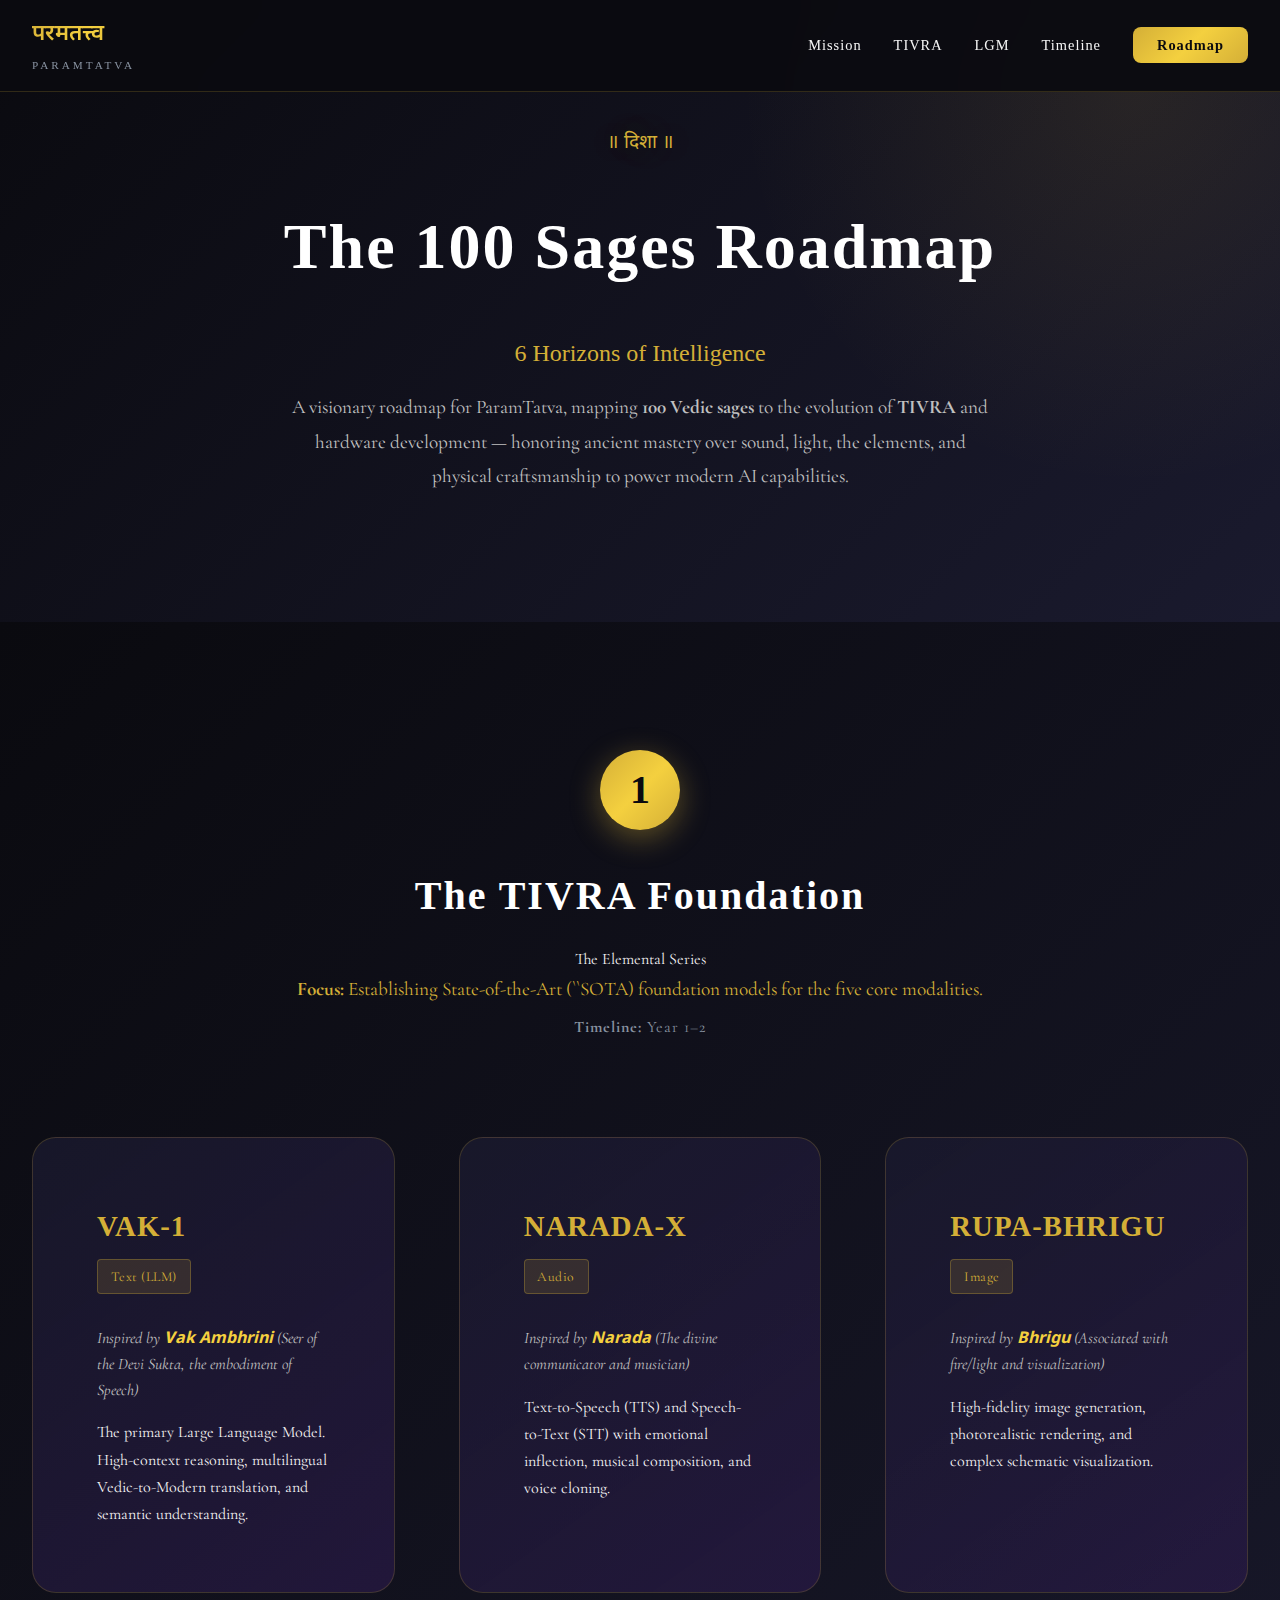
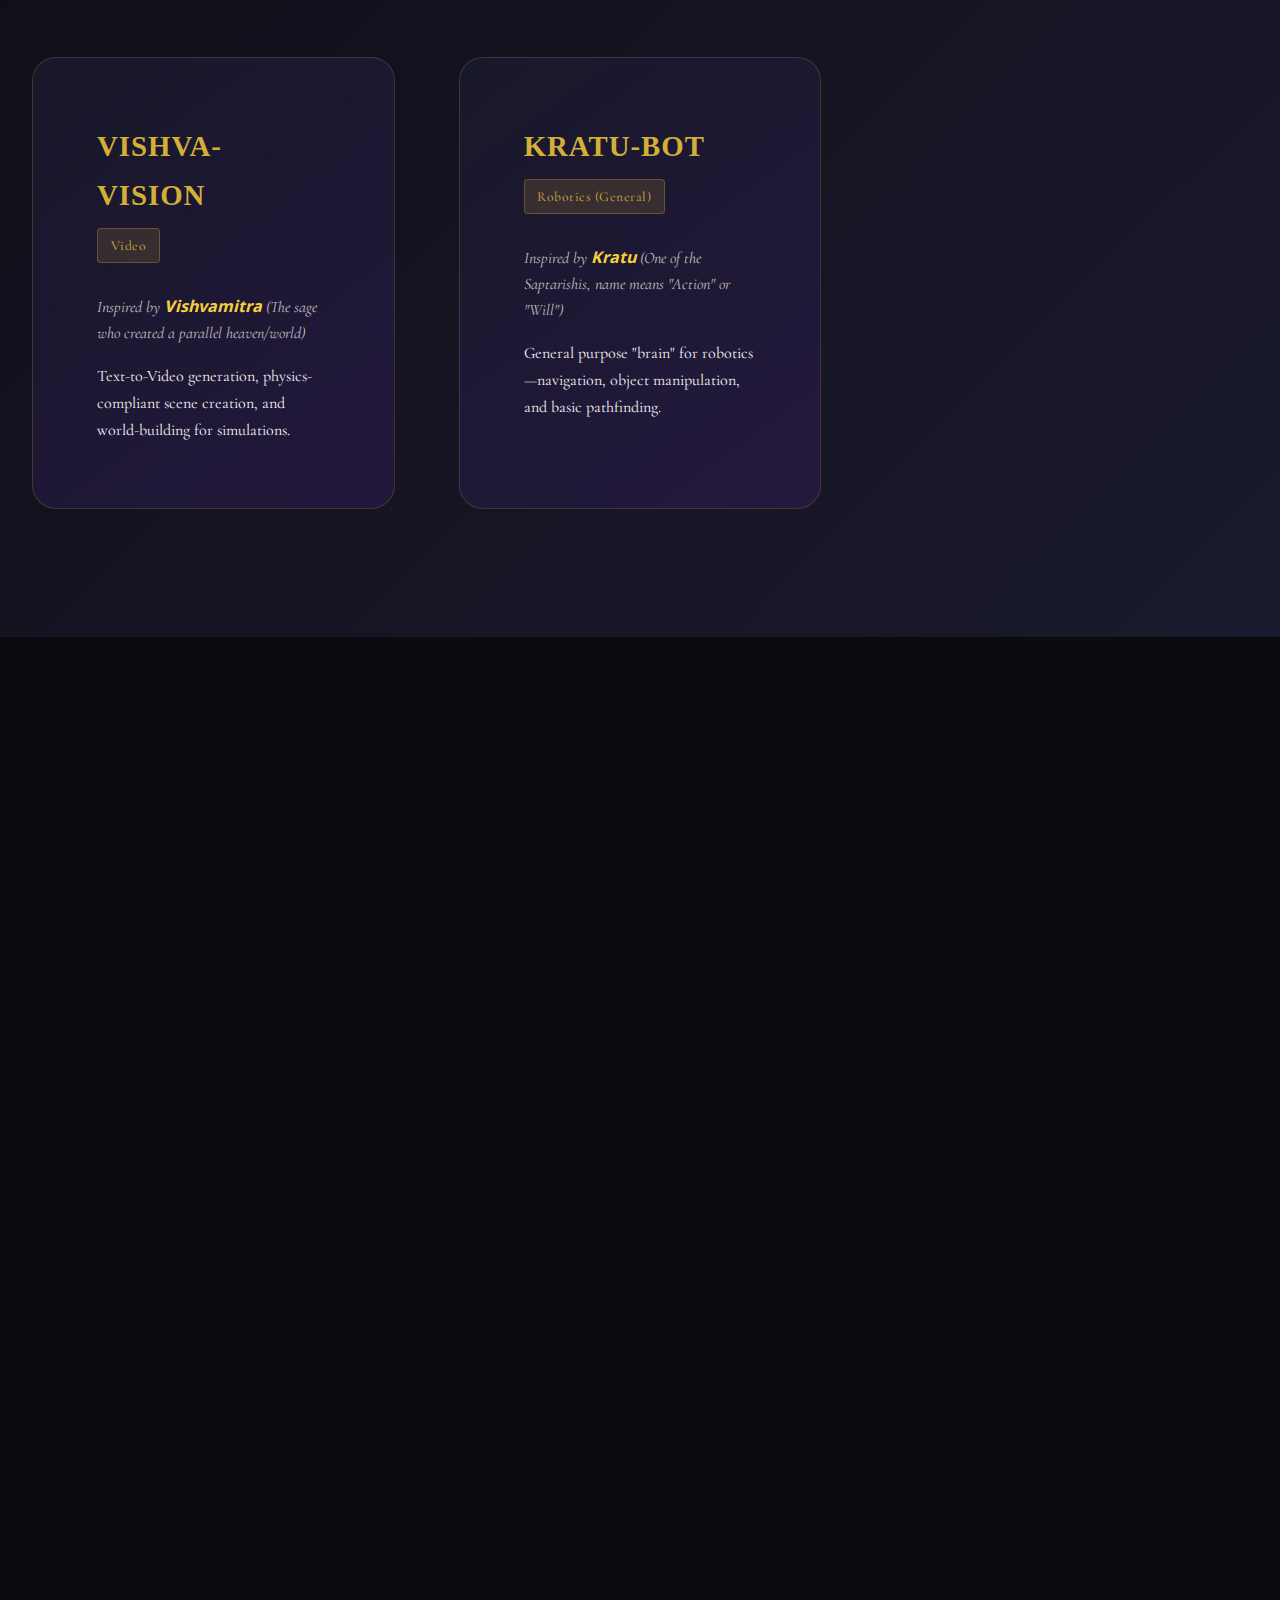
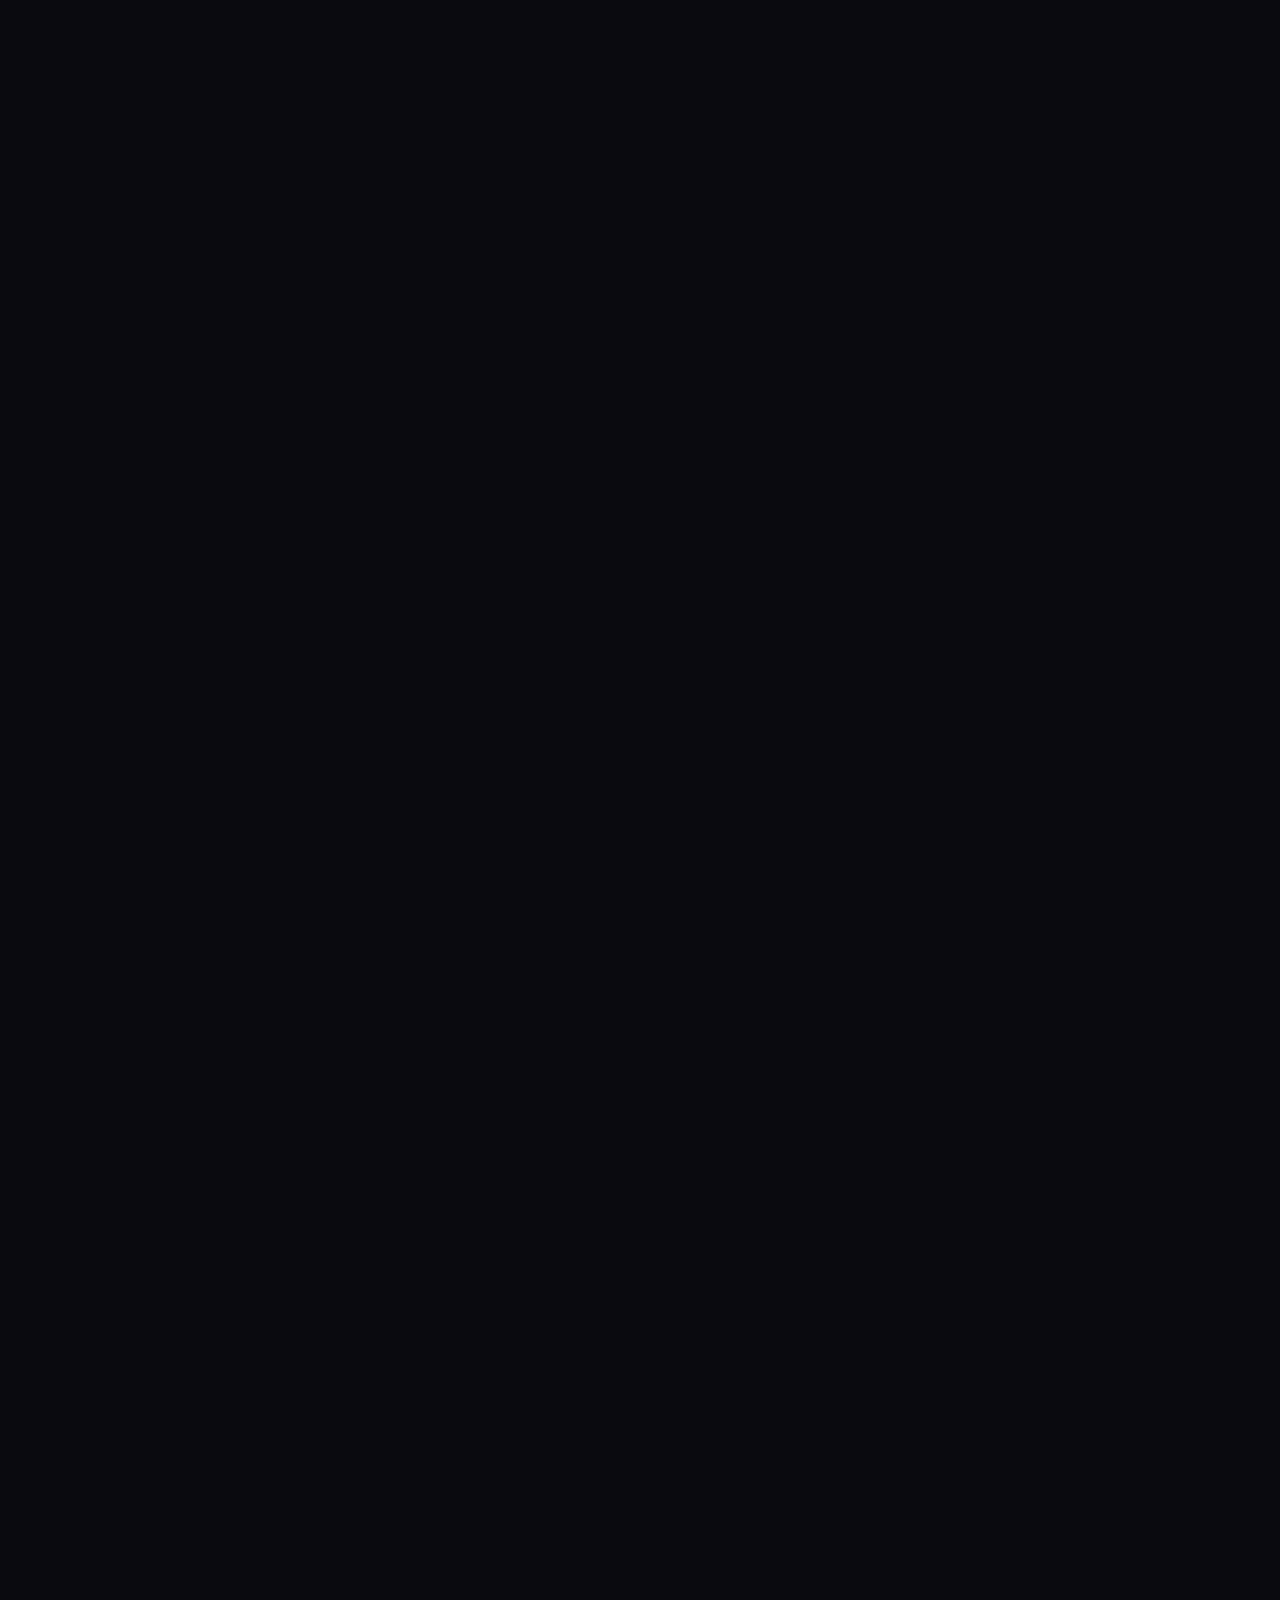
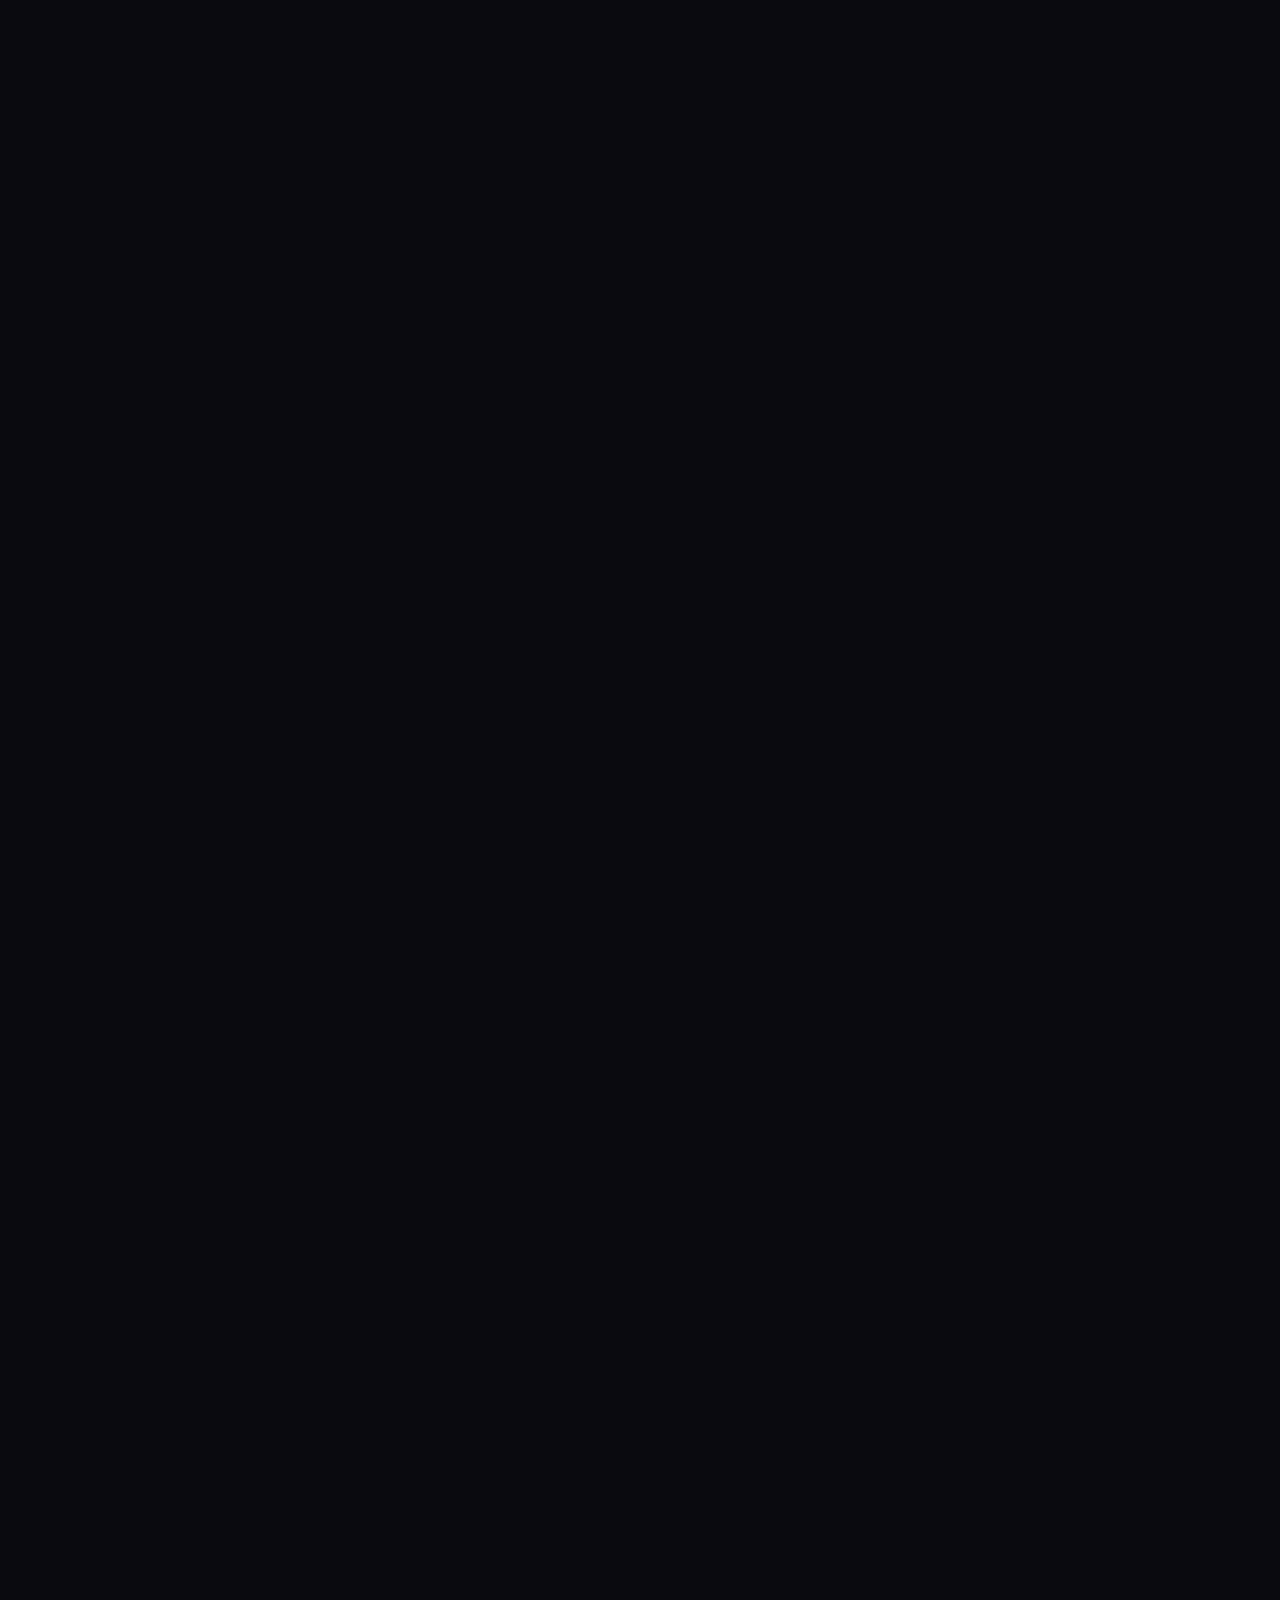
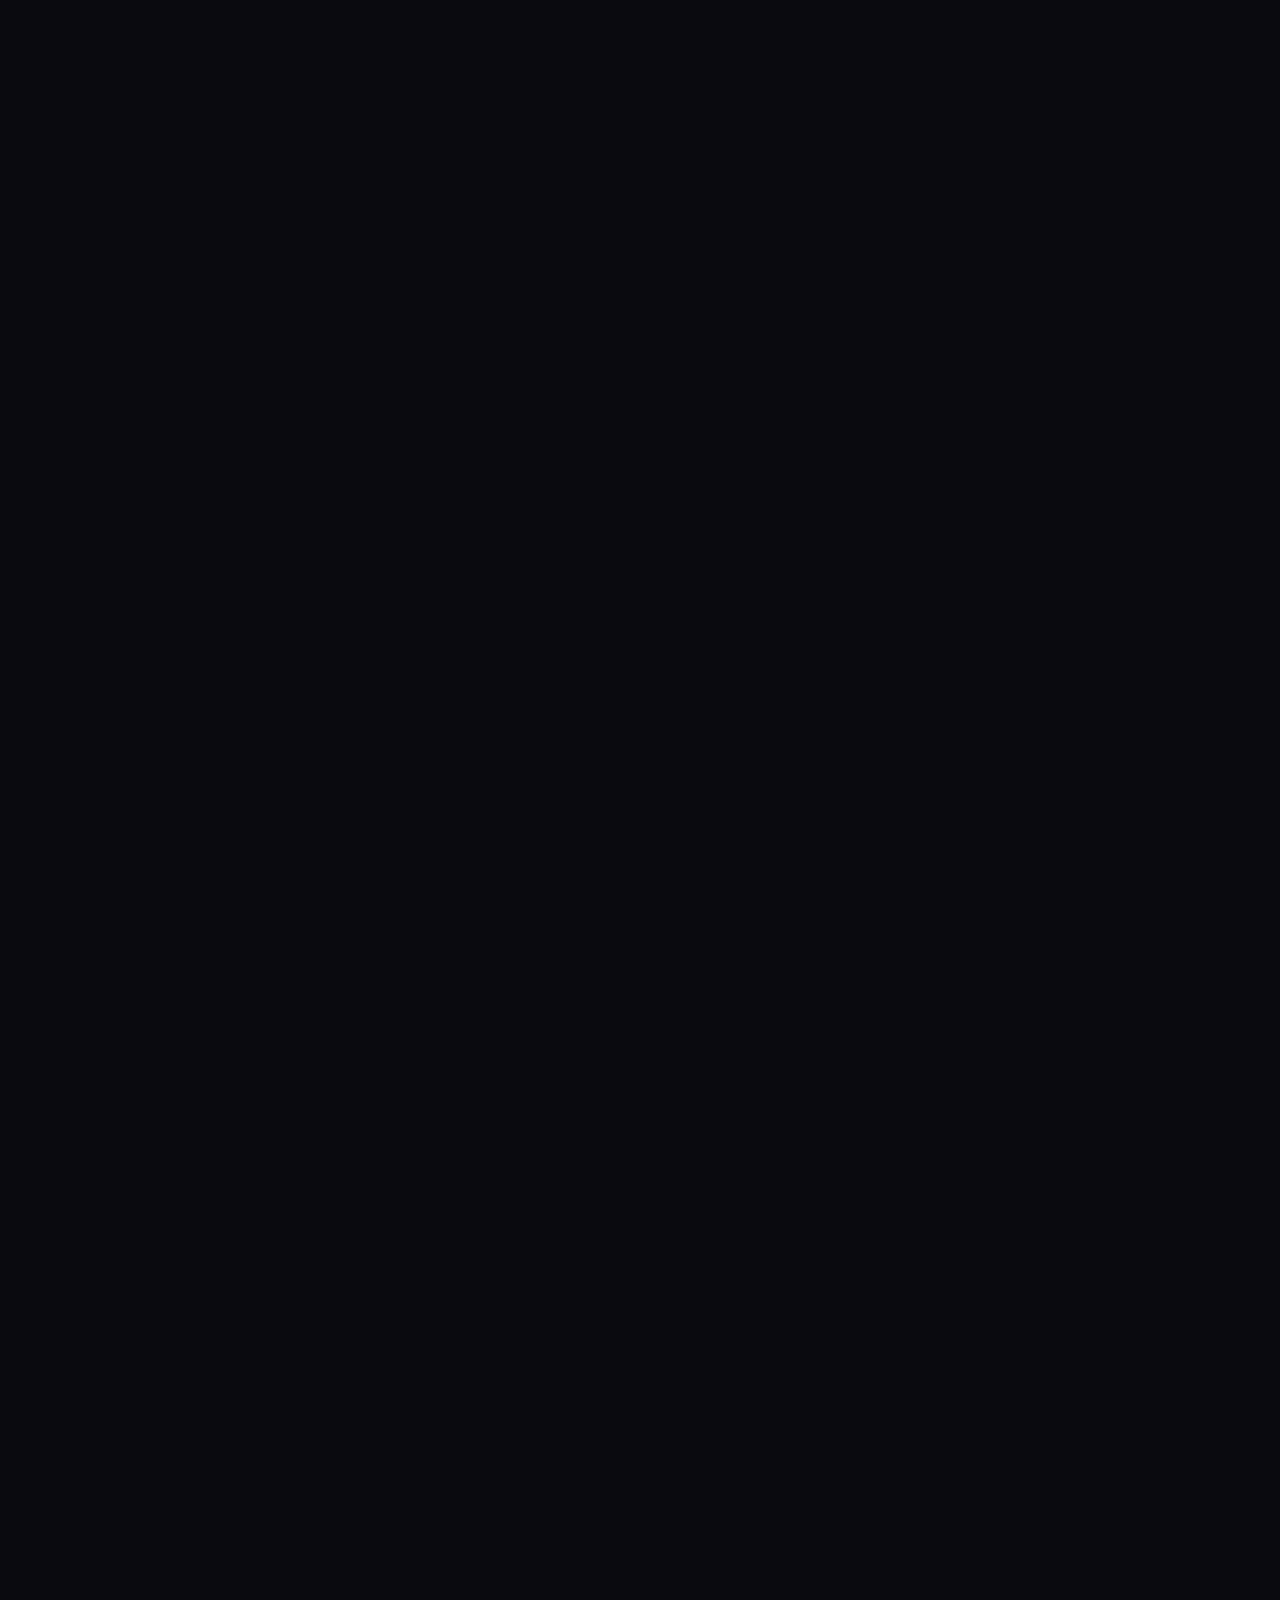
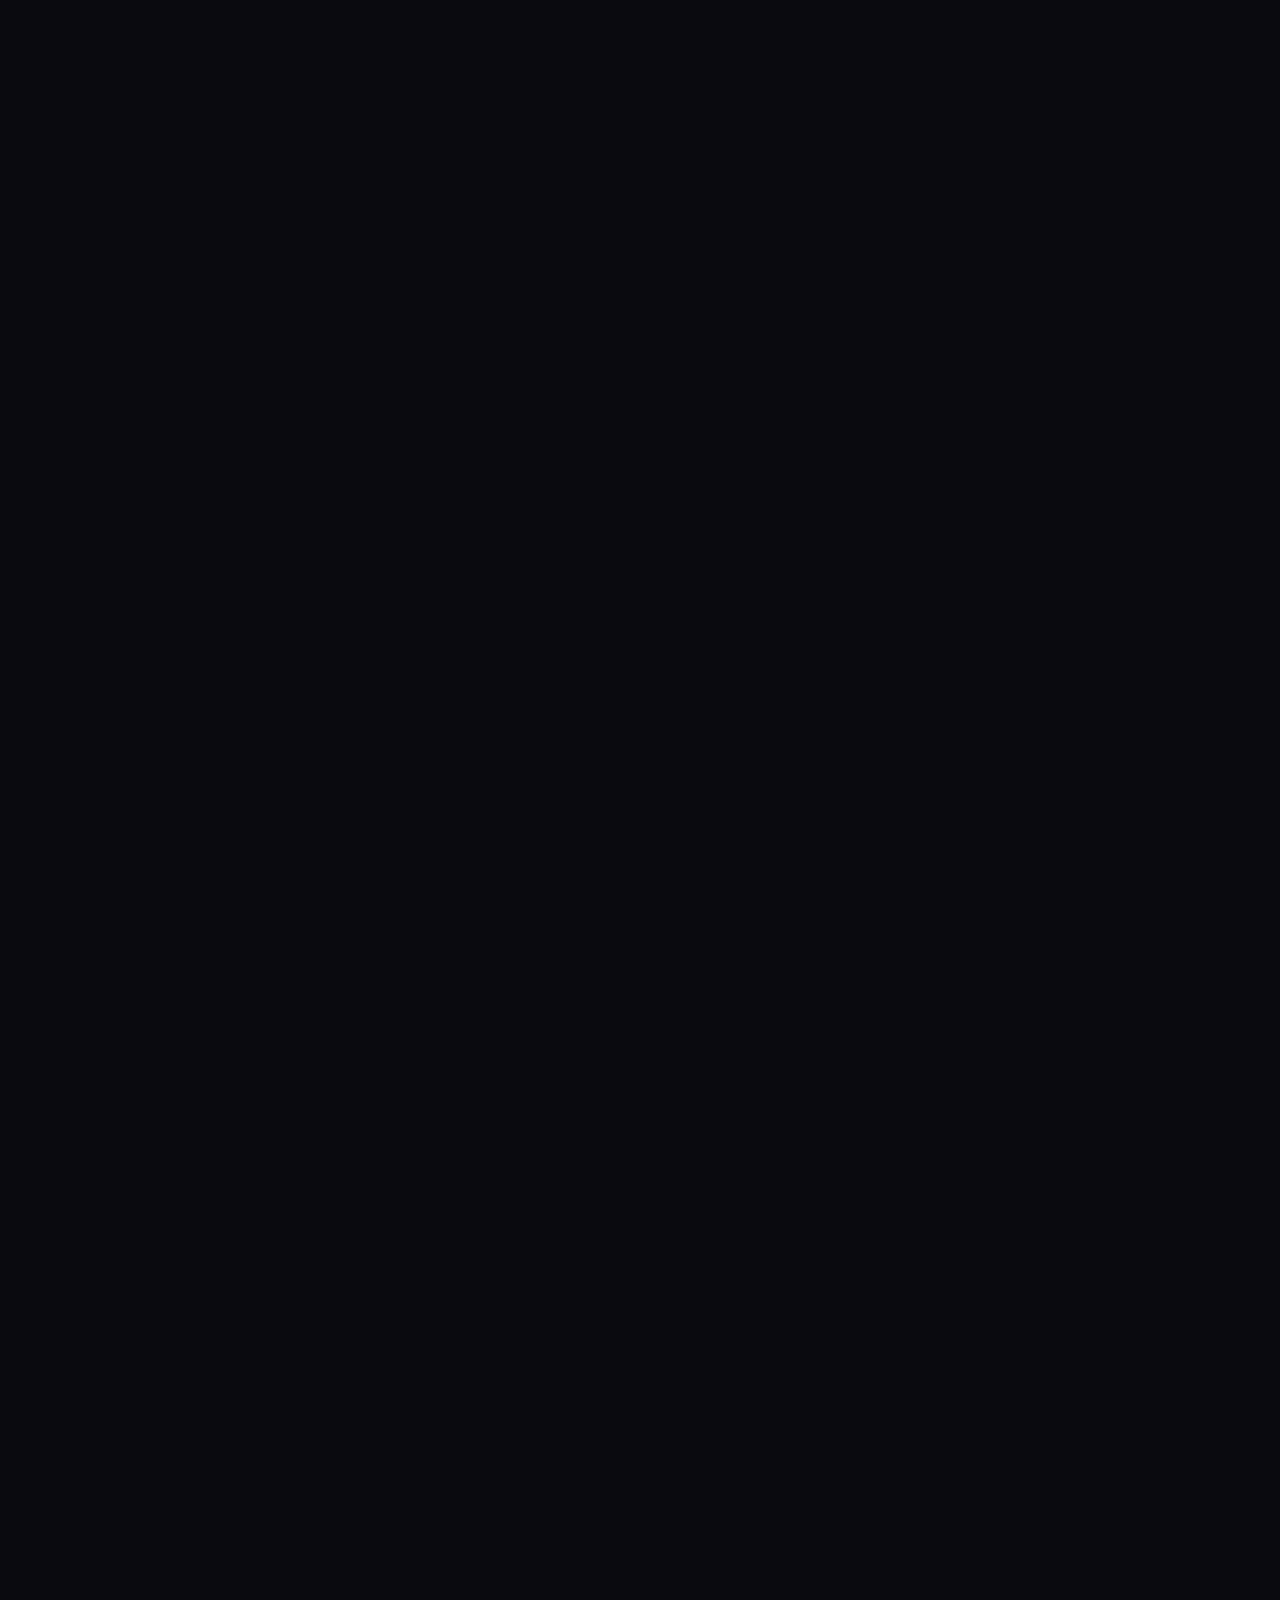
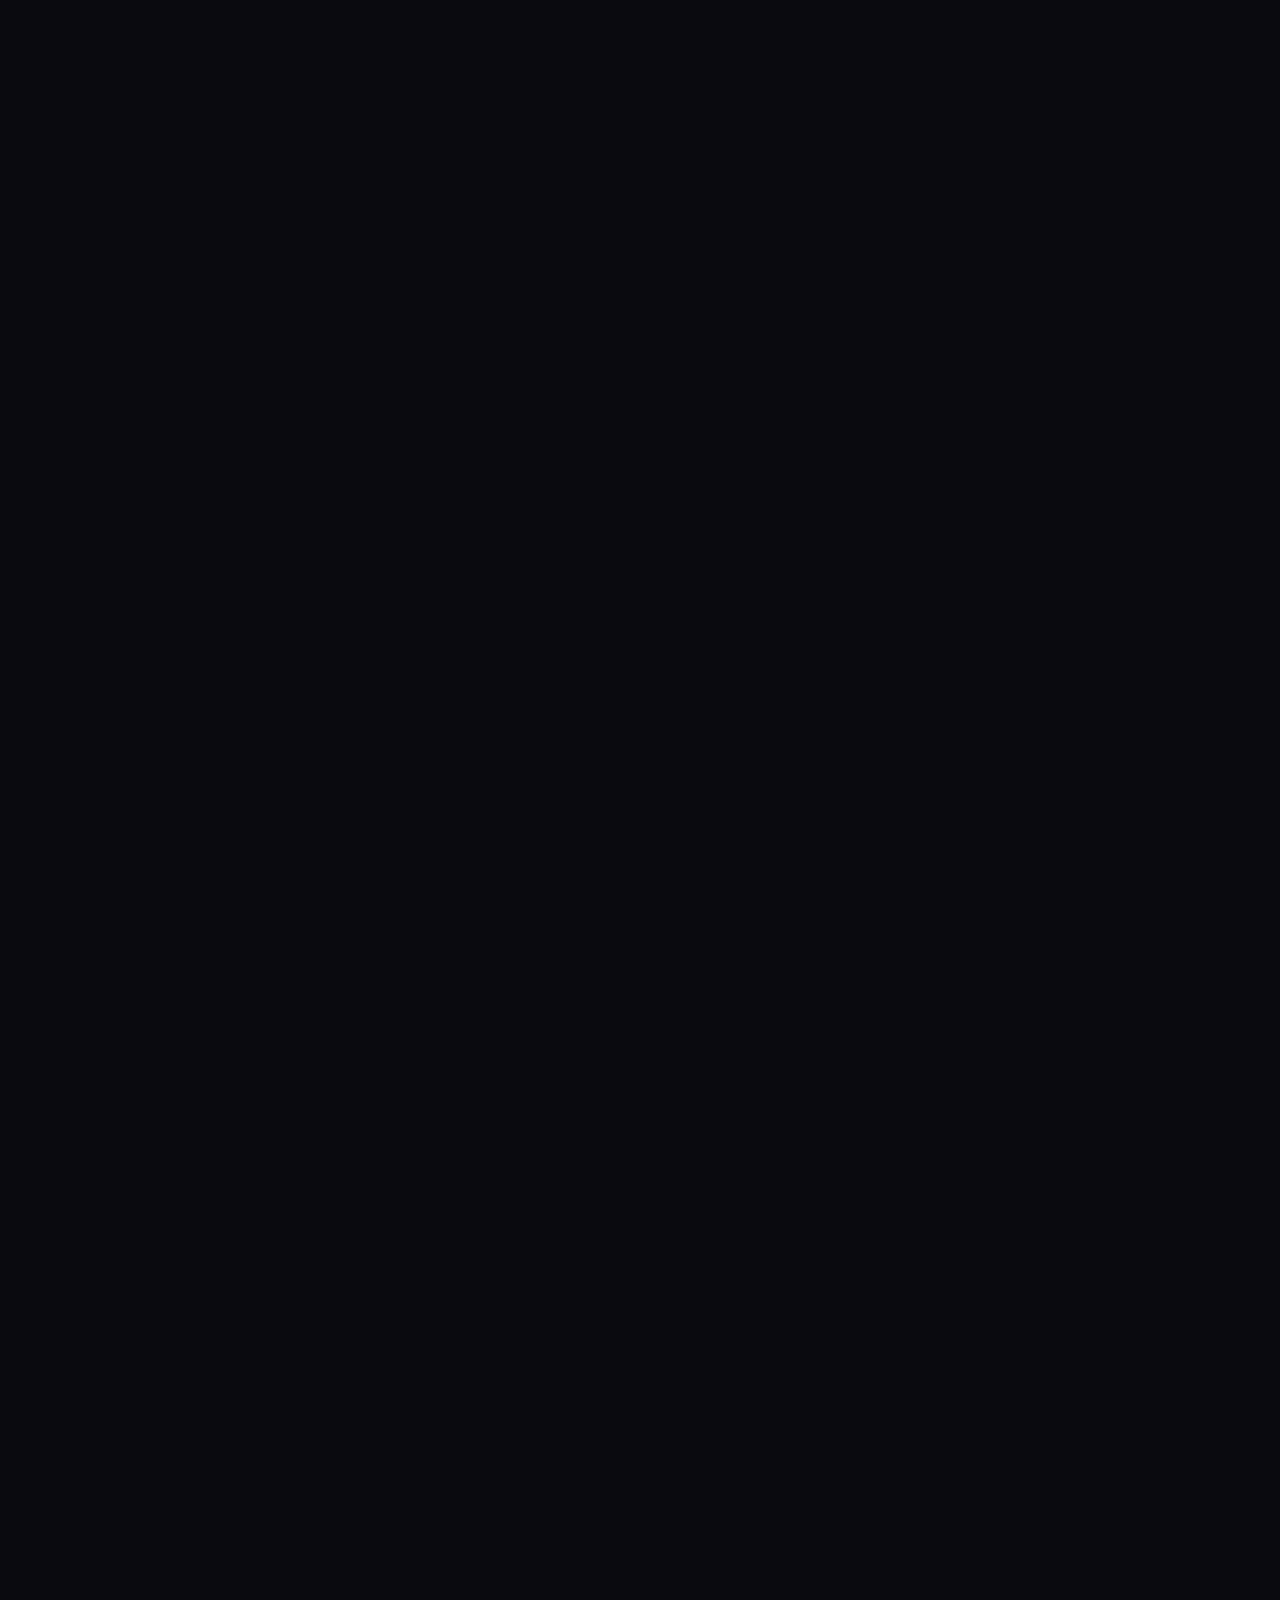
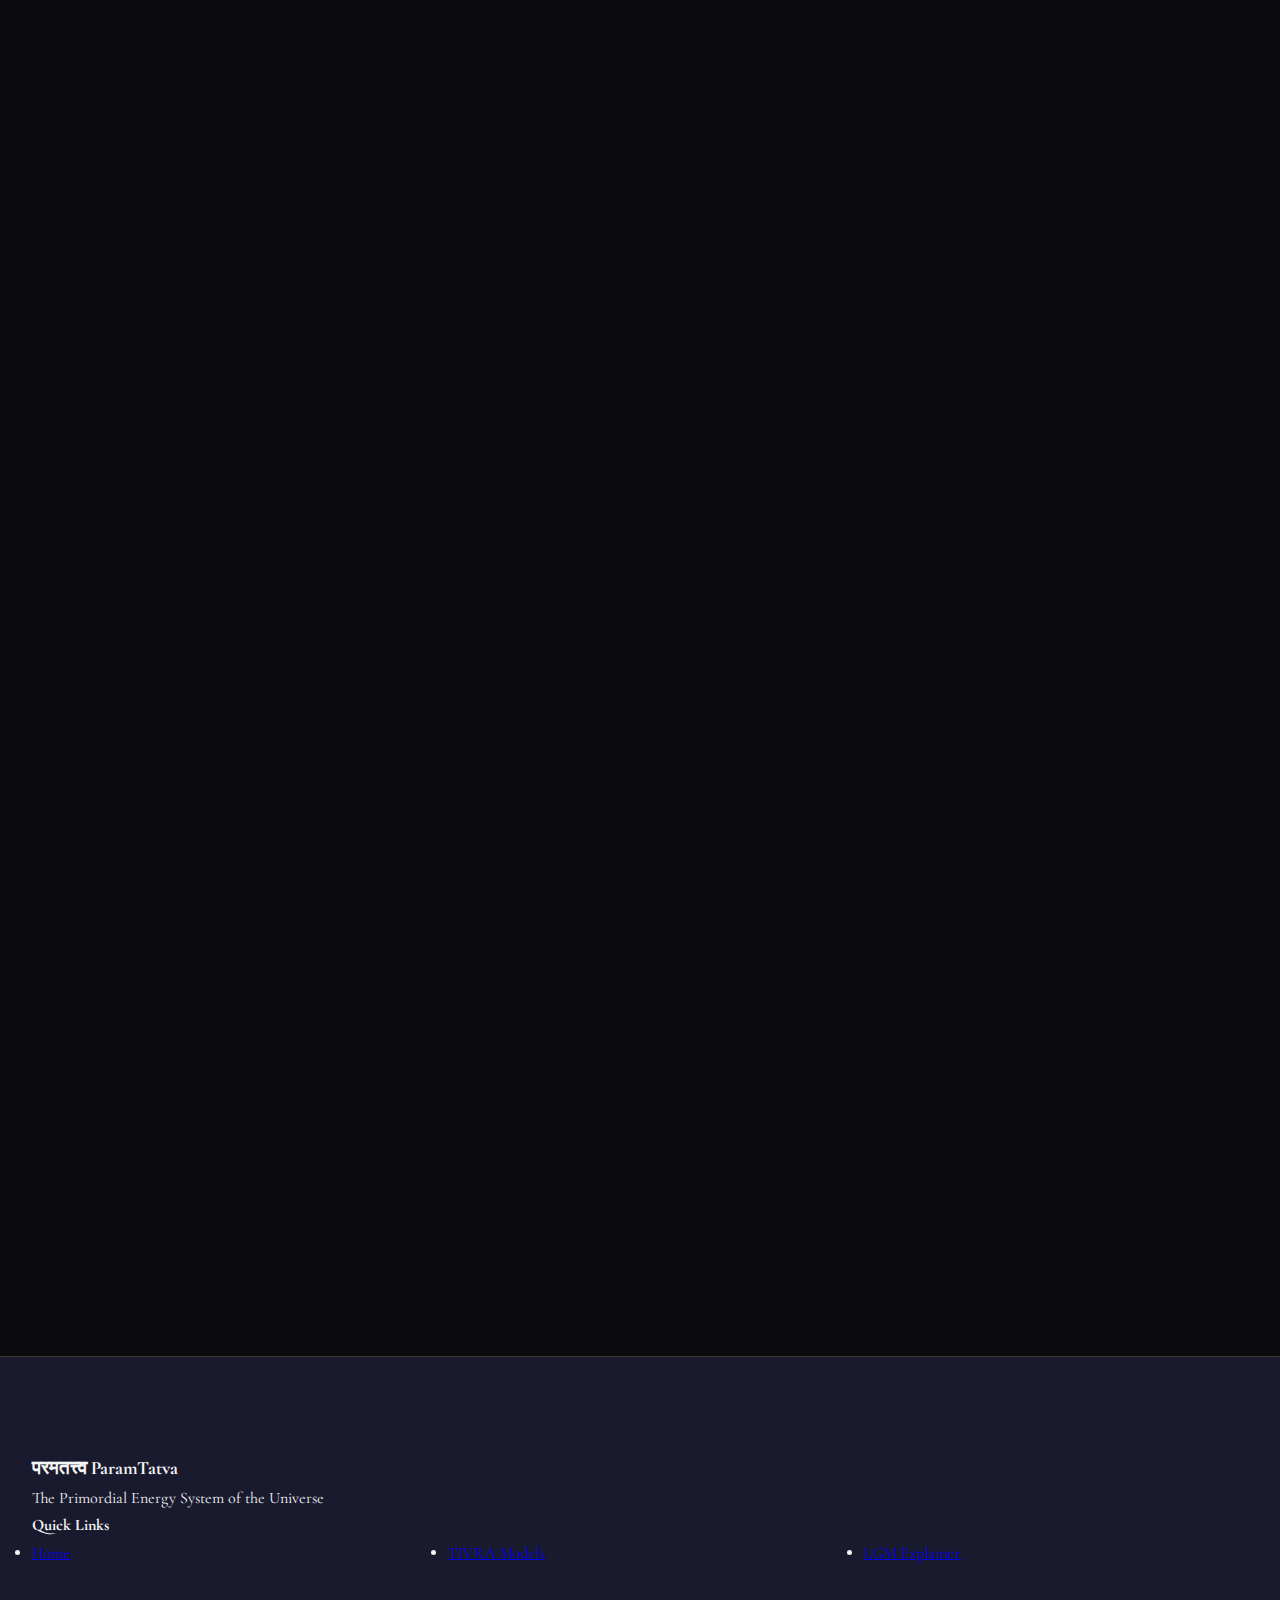
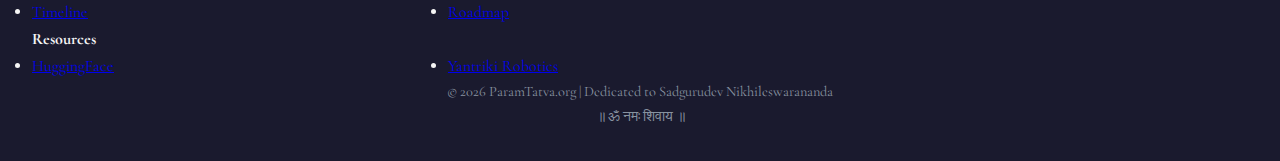
<file: roadmap.html>
<!DOCTYPE html>
<html lang="en">

<head>
    <meta charset="UTF-8">
    <meta name="viewport" content="width=device-width, initial-scale=1.0">
    <meta name="description"
        content="ParamTatva's visionary roadmap: 100 Vedic sages mapped to TIVRA AI evolution across 5 horizons of intelligence.">
    <meta name="keywords" content="ParamTatva, Roadmap, TIVRA, Sanskrit AI, Vedic Sages, Foundation Models">

    <!-- Open Graph -->
    <meta property="og:title" content="ParamTatva Roadmap - 100 Sages, 6 Horizons">
    <meta property="og:description"
        content="A visionary roadmap mapping 100 Vedic sages to the evolution of TIVRA (Text, Image, Video, Robotics, Audio).">
    <meta property="og:image" content="https://paramtatva.org/og-preview.jpg">
    <meta property="og:url" content="https://paramtatva.org/roadmap.html">
    <meta property="og:type" content="website">

    <title>Roadmap | ParamTatva - 100 Sages, 6 Horizons of Intelligence</title>

    <!-- Favicon -->
    <link rel="icon" type="image/svg+xml"
        href="data:image/svg+xml,<svg xmlns='http://www.w3.org/2000/svg' viewBox='0 0 100 100'><text y='.9em' font-size='90'>॥</text></svg>">

    <!-- Fonts -->
    <link rel="preconnect" href="https://fonts.googleapis.com">
    <link rel="preconnect" href="https://fonts.gstatic.com" crossorigin>
    <link
        href="https://fonts.googleapis.com/css2?family=Cormorant+Garamond:wght@400;600;700&family=Inter:wght@300;400;500;600&family=Noto+Sans+Devanagari:wght@400;600&display=swap"
        rel="stylesheet">

    <!-- Styles -->
    <link rel="stylesheet" href="style.css">

    <style>
        /* Roadmap-specific styles */
        .roadmap-hero {
            min-height: 60vh;
            display: flex;
            align-items: center;
            justify-content: center;
            text-align: center;
            background: linear-gradient(135deg, #0a0a0f 0%, #1a1a2e 100%);
            position: relative;
            overflow: hidden;
            padding: var(--space-2xl) var(--space-md);
        }

        .roadmap-hero::before {
            content: '';
            position: absolute;
            top: -50%;
            right: -20%;
            width: 800px;
            height: 800px;
            background: radial-gradient(circle, rgba(212, 175, 55, 0.1) 0%, transparent 70%);
            border-radius: 50%;
            animation: float 20s ease-in-out infinite;
        }

        .roadmap-hero-content {
            position: relative;
            z-index: 2;
            max-width: 900px;
        }

        .roadmap-title {
            font-family: var(--font-heading);
            font-size: 4rem;
            color: var(--color-pure-white);
            margin-bottom: var(--space-md);
            letter-spacing: 2px;
        }

        .roadmap-subtitle {
            font-size: 1.5rem;
            color: var(--color-sacred-gold);
            margin-bottom: var(--space-sm);
            font-family: var(--font-heading);
        }

        .roadmap-description {
            font-size: 1.2rem;
            line-height: 1.8;
            color: var(--color-silver);
            max-width: 700px;
            margin: 0 auto;
        }

        .horizon-section {
            padding: var(--space-2xl) 0;
            position: relative;
        }

        .horizon-section:nth-child(odd) {
            background: linear-gradient(135deg, #0a0a0f 0%, #1a1a2e 100%);
        }

        .horizon-section:nth-child(even) {
            background: linear-gradient(135deg, #1a1a2e 0%, #0f0a1a 100%);
        }

        .horizon-header {
            text-align: center;
            margin-bottom: var(--space-xl);
        }

        .horizon-number {
            display: inline-block;
            width: 80px;
            height: 80px;
            background: var(--gradient-gold);
            color: var(--color-cosmic-black);
            border-radius: 50%;
            display: flex;
            align-items: center;
            justify-content: center;
            font-family: var(--font-heading);
            font-size: 2.5rem;
            font-weight: 700;
            margin: 0 auto var(--space-md);
            box-shadow: 0 8px 30px rgba(212, 175, 55, 0.4);
        }

        .horizon-title {
            font-family: var(--font-heading);
            font-size: 2.5rem;
            color: var(--color-pure-white);
            margin-bottom: var(--space-sm);
            letter-spacing: 2px;
        }

        .horizon-focus {
            font-size: 1.2rem;
            color: var(--color-sacred-gold);
            margin-bottom: var(--space-xs);
        }

        .horizon-timeline {
            font-size: 1rem;
            color: var(--color-muted);
            letter-spacing: 1px;
        }

        .models-grid {
            display: grid;
            grid-template-columns: repeat(auto-fit, minmax(350px, 1fr));
            gap: var(--space-lg);
            margin-top: var(--space-xl);
        }

        .model-card {
            background: linear-gradient(145deg, rgba(26, 26, 46, 0.8) 0%, rgba(45, 27, 78, 0.6) 100%);
            border: 1px solid rgba(212, 175, 55, 0.2);
            border-radius: var(--radius-xl);
            padding: var(--space-lg);
            position: relative;
            overflow: hidden;
            transition: all 0.4s ease;
        }

        .model-card::before {
            content: '';
            position: absolute;
            top: 0;
            left: -100%;
            width: 100%;
            height: 100%;
            background: linear-gradient(90deg, transparent, rgba(212, 175, 55, 0.1), transparent);
            transition: left 0.6s ease;
        }

        .model-card:hover::before {
            left: 100%;
        }

        .model-card:hover {
            border-color: var(--color-sacred-gold);
            box-shadow: 0 10px 40px rgba(212, 175, 55, 0.3);
            transform: translateY(-5px);
        }

        .model-name {
            font-family: var(--font-heading);
            font-size: 1.8rem;
            color: var(--color-sacred-gold);
            margin-bottom: var(--space-xs);
            letter-spacing: 1px;
        }

        .model-domain {
            display: inline-block;
            padding: 0.3rem 0.8rem;
            background: rgba(212, 175, 55, 0.15);
            border: 1px solid rgba(212, 175, 55, 0.3);
            color: var(--color-sacred-gold);
            font-size: 0.85rem;
            border-radius: var(--radius-sm);
            margin-bottom: var(--space-md);
            letter-spacing: 0.5px;
        }

        .model-sage {
            color: var(--color-silver);
            margin-bottom: var(--space-sm);
            font-style: italic;
            line-height: 1.6;
        }

        .model-sage strong {
            color: var(--color-light-gold);
            font-family: var(--font-sanskrit);
        }

        .model-capabilities {
            color: var(--color-soft-white);
            line-height: 1.7;
            font-size: 1rem;
        }

        .clusters-section {
            padding: var(--space-2xl) 0;
            background: linear-gradient(135deg, #0f0a1a 0%, #1a1a2e 100%);
        }

        .cluster-grid {
            display: grid;
            grid-template-columns: repeat(auto-fit, minmax(280px, 1fr));
            gap: var(--space-lg);
            margin-top: var(--space-xl);
        }

        .cluster-card {
            background: linear-gradient(145deg, rgba(212, 175, 55, 0.05) 0%, rgba(45, 27, 78, 0.3) 100%);
            border: 1px solid rgba(212, 175, 55, 0.2);
            border-radius: var(--radius-lg);
            padding: var(--space-md);
            transition: all 0.3s ease;
        }

        .cluster-card:hover {
            border-color: var(--color-sacred-gold);
            box-shadow: 0 8px 25px rgba(212, 175, 55, 0.2);
        }

        .cluster-name {
            font-family: var(--font-heading);
            font-size: 1.4rem;
            color: var(--color-sacred-gold);
            margin-bottom: var(--space-sm);
        }

        .cluster-count {
            display: inline-block;
            padding: 0.25rem 0.6rem;
            background: rgba(16, 185, 129, 0.2);
            border: 1px solid rgba(16, 185, 129, 0.3);
            color: #10b981;
            font-size: 0.75rem;
            font-weight: 600;
            border-radius: var(--radius-sm);
            margin-bottom: var(--space-sm);
        }

        .cluster-description {
            color: var(--color-silver);
            line-height: 1.7;
            font-size: 0.95rem;
            margin-bottom: var(--space-sm);
        }

        .cluster-focus {
            color: var(--color-silver);
            font-size: 0.9rem;
            font-style: italic;
        }

        @media (max-width: 768px) {
            .roadmap-title {
                font-size: 2.5rem;
            }

            .roadmap-subtitle {
                font-size: 1.2rem;
            }

            .models-grid {
                grid-template-columns: 1fr;
            }

            .cluster-grid {
                grid-template-columns: 1fr;
            }
        }
    </style>
</head>

<body>
    <!-- Navigation -->
    <nav class="nav-main">
        <div class="container nav-container">
            <a href="index.html" class="nav-logo">
                <span class="logo-sanskrit">परमतत्त्व</span>
                <span class="logo-english">ParamTatva</span>
            </a>
            <ul class="nav-links">
                <li><a href="index.html#mission">Mission</a></li>
                <li><a href="index.html#tivra">TIVRA</a></li>
                <li><a href="index.html#lgm">LGM</a></li>
                <li><a href="index.html#timeline">Timeline</a></li>
                <li><a href="roadmap.html" class="nav-cta">Roadmap</a></li>
            </ul>
            <button class="nav-toggle" aria-label="Toggle navigation">
                <span></span>
                <span></span>
                <span></span>
            </button>
        </div>
    </nav>

    <!-- Hero Section -->
    <section class="roadmap-hero">
        <div class="roadmap-hero-content">
            <div class="hero-badge">॥ दिशा ॥</div>
            <h1 class="roadmap-title">The 100 Sages Roadmap</h1>
            <p class="roadmap-subtitle">6 Horizons of Intelligence</p>
            <p class="roadmap-description">
                A visionary roadmap for ParamTatva, mapping <strong>100 Vedic sages</strong> to the evolution of
                <strong>TIVRA</strong> and hardware development — honoring ancient mastery over sound, light,
                the elements, and physical craftsmanship to power modern AI capabilities.
            </p>
        </div>
    </section>

    <!-- Horizon 1: TIVRA Foundation -->
    <section class="horizon-section">
        <div class="container">
            <div class="horizon-header">
                <div class="horizon-number">1</div>
                <h2 class="horizon-title">The TIVRA Foundation</h2>
                <p class="horizon-subtitle">The Elemental Series</p>
                <p class="horizon-focus"><strong>Focus:</strong> Establishing State-of-the-Art (``SOTA) foundation
                    models for the five core modalities.</p>
                <p class="horizon-timeline"><strong>Timeline:</strong> Year 1–2</p>
            </div>

            <div class="models-grid">
                <div class="model-card">
                    <h3 class="model-name">VAK-1</h3>
                    <span class="model-domain">Text (LLM)</span>
                    <p class="model-sage">
                        Inspired by <strong>Vak Ambhrini</strong> (Seer of the <em>Devi Sukta</em>, the embodiment of
                        Speech)
                    </p>
                    <p class="model-capabilities">
                        The primary Large Language Model. High-context reasoning, multilingual Vedic-to-Modern
                        translation, and semantic understanding.
                    </p>
                </div>

                <div class="model-card">
                    <h3 class="model-name">NARADA-X</h3>
                    <span class="model-domain">Audio</span>
                    <p class="model-sage">
                        Inspired by <strong>Narada</strong> (The divine communicator and musician)
                    </p>
                    <p class="model-capabilities">
                        Text-to-Speech (TTS) and Speech-to-Text (STT) with emotional inflection, musical composition,
                        and voice cloning.
                    </p>
                </div>

                <div class="model-card">
                    <h3 class="model-name">RUPA-BHRIGU</h3>
                    <span class="model-domain">Image</span>
                    <p class="model-sage">
                        Inspired by <strong>Bhrigu</strong> (Associated with fire/light and visualization)
                    </p>
                    <p class="model-capabilities">
                        High-fidelity image generation, photorealistic rendering, and complex schematic visualization.
                    </p>
                </div>

                <div class="model-card">
                    <h3 class="model-name">VISHVA-VISION</h3>
                    <span class="model-domain">Video</span>
                    <p class="model-sage">
                        Inspired by <strong>Vishvamitra</strong> (The sage who created a parallel heaven/world)
                    </p>
                    <p class="model-capabilities">
                        Text-to-Video generation, physics-compliant scene creation, and world-building for simulations.
                    </p>
                </div>

                <div class="model-card">
                    <h3 class="model-name">KRATU-BOT</h3>
                    <span class="model-domain">Robotics (General)</span>
                    <p class="model-sage">
                        Inspired by <strong>Kratu</strong> (One of the Saptarishis, name means "Action" or "Will")
                    </p>
                    <p class="model-capabilities">
                        General purpose "brain" for robotics—navigation, object manipulation, and basic pathfinding.
                    </p>
                </div>
            </div>
        </div>
    </section>

    <!-- Horizon 2: Vidya Expansion -->
    <section class="horizon-section">
        <div class="container">
            <div class="horizon-header">
                <div class="horizon-number">2</div>
                <h2 class="horizon-title">The Vidya Expansion</h2>
                <p class="horizon-subtitle">Creation & Logic</p>
                <p class="horizon-focus"><strong>Focus:</strong> Graduating from raw generation to complex, structured
                    outputs like Code, Movies, and Mathematics.</p>
                <p class="horizon-timeline"><strong>Timeline:</strong> Year 3–4</p>
            </div>

            <div class="models-grid">
                <div class="model-card">
                    <h3 class="model-name">GARGI-CODER</h3>
                    <span class="model-domain">Code Generation</span>
                    <p class="model-sage">
                        Inspired by <strong>Gargi Vachaknavi</strong> (Famous for her fierce logic and debate)
                    </p>
                    <p class="model-capabilities">
                        Enterprise-level code generation, debugging, system architecture design, and formal verification
                        of algorithms.
                    </p>
                </div>

                <div class="model-card">
                    <h3 class="model-name">BHARADVAJA-STUDIO</h3>
                    <span class="model-domain">Movie Production</span>
                    <p class="model-sage">
                        Inspired by <strong>Bharadvaja</strong> (A sage of vast learning and reception)
                    </p>
                    <p class="model-capabilities">
                        End-to-end movie generation: Scriptwriting, character consistency, consistent lighting, and
                        Foley sound integration.
                    </p>
                </div>

                <div class="model-card">
                    <h3 class="model-name">URVASHI-ART</h3>
                    <span class="model-domain">Stylized Image</span>
                    <p class="model-sage">
                        Inspired by <strong>Urvashi</strong> (The Apsara, symbol of aesthetic perfection)
                    </p>
                    <p class="model-capabilities">
                        Specialized artistic style transfer, fashion design, architectural aesthetics, and UI/UX design
                        generation.
                    </p>
                </div>

                <div class="model-card">
                    <h3 class="model-name">DIRGHATAMAS-MATH</h3>
                    <span class="model-domain">Complex Math</span>
                    <p class="model-sage">
                        Inspired by <strong>Dirghatamas</strong> (Seer of the <em>Asya Vamasya</em> riddles)
                    </p>
                    <p class="model-capabilities">
                        Solving unsolved mathematical conjectures, cryptographic modeling, and advanced statistical
                        prediction.
                    </p>
                </div>

                <div class="model-card">
                    <h3 class="model-name">SHUNASHEPA-SEC</h3>
                    <span class="model-domain">Cybersecurity</span>
                    <p class="model-sage">
                        Inspired by <strong>Shunahshepa</strong> (Known for being bound and released)
                    </p>
                    <p class="model-capabilities">
                        AI for penetration testing, unbinding encryption, and securing network infrastructures.
                    </p>
                </div>
            </div>
        </div>
    </section>

    <!-- Horizon 3: Vigyan Frontier -->
    <section class="horizon-section">
        <div class="container">
            <div class="horizon-header">
                <div class="horizon-number">3</div>
                <h2 class="horizon-title">The Vigyan Frontier</h2>
                <p class="horizon-subtitle">Hard Sciences & Deep Tech</p>
                <p class="horizon-focus"><strong>Focus:</strong> Specialized models for Physics, Space, Quantum, and
                    Chemistry.</p>
                <p class="horizon-timeline"><strong>Timeline:</strong> Year 5–7</p>
            </div>

            <div class="models-grid">
                <div class="model-card">
                    <h3 class="model-name">ATRI-ASTRO</h3>
                    <span class="model-domain">Space Tech & Avionics</span>
                    <p class="model-sage">
                        Inspired by <strong>Atri</strong> (Associated with the stars and cosmic order)
                    </p>
                    <p class="model-capabilities">
                        Orbital mechanics calculation, satellite trajectory optimization, exoplanet data analysis, and
                        propulsion modeling.
                    </p>
                </div>

                <div class="model-card">
                    <h3 class="model-name">KASHYAPA-BIO</h3>
                    <span class="model-domain">Biology & Genetics</span>
                    <p class="model-sage">
                        Inspired by <strong>Kashyapa</strong> (The progenitor of all living species)
                    </p>
                    <p class="model-capabilities">
                        Protein folding, genomic sequencing analysis, CRISPR target identification, and synthetic
                        biology design.
                    </p>
                </div>

                <div class="model-card">
                    <h3 class="model-name">CHYAVANA-CHEM</h3>
                    <span class="model-domain">Chemistry & Materials</span>
                    <p class="model-sage">
                        Inspired by <strong>Chyavana</strong> (The alchemist sage, restored to youth)
                    </p>
                    <p class="model-capabilities">
                        Material science discovery, battery chemistry optimization, and molecular simulation for new
                        alloys.
                    </p>
                </div>

                <div class="model-card">
                    <h3 class="model-name">DADHYAN-PHYSICS</h3>
                    <span class="model-domain">High Energy Physics</span>
                    <p class="model-sage">
                        Inspired by <strong>Dadhichi (Dadhyan)</strong> (Gave his bones/structure for the greater good)
                    </p>
                    <p class="model-capabilities">
                        Particle physics simulation, fusion reactor stability control, and structural integrity
                        analysis.
                    </p>
                </div>

                <div class="model-card">
                    <h3 class="model-name">SHAKTI-Q</h3>
                    <span class="model-domain">Quantum Computing</span>
                    <p class="model-sage">
                        Inspired by <strong>Shakti Vashishtha</strong> (Son of Vasistha, name means "Power/Energy")
                    </p>
                    <p class="model-capabilities">
                        Quantum algorithm optimization, error correction in qubit streams, and post-quantum
                        cryptography.
                    </p>
                </div>
            </div>
        </div>
    </section>

    <!-- Horizon 4: Dhanvantari Phase -->
    <section class="horizon-section">
        <div class="container">
            <div class="horizon-header">
                <div class="horizon-number">4</div>
                <h2 class="horizon-title">The Dhanvantari Phase</h2>
                <p class="horizon-subtitle">Medical & Life Care</p>
                <p class="horizon-focus"><strong>Focus:</strong> Human health, longevity, and psychological well-being.
                </p>
                <p class="horizon-timeline"><strong>Timeline:</strong> Year 8–9</p>
            </div>

            <div class="models-grid">
                <div class="model-card">
                    <h3 class="model-name">APALA-DERM</h3>
                    <span class="model-domain">Dermatology & Skin</span>
                    <p class="model-sage">
                        Inspired by <strong>Apala</strong> (Healed of skin disease by Indra/Soma)
                    </p>
                    <p class="model-capabilities">
                        Specialized AI for skin analysis, early cancer detection, and reconstructive surgery planning.
                    </p>
                </div>

                <div class="model-card">
                    <h3 class="model-name">AGASTYA-MED</h3>
                    <span class="model-domain">General Medicine</span>
                    <p class="model-sage">
                        Inspired by <strong>Agastya</strong> (Father of Siddha medicine and herbalism)
                    </p>
                    <p class="model-capabilities">
                        Diagnostic AI, personalized medicine plans, drug interaction checking, and robotic surgery
                        assistance.
                    </p>
                </div>

                <div class="model-card">
                    <h3 class="model-name">LOPA-PSYCH</h3>
                    <span class="model-domain">Mental Health</span>
                    <p class="model-sage">
                        Inspired by <strong>Lopamudra</strong> (Sage of relationships and subtle nuances)
                    </p>
                    <p class="model-capabilities">
                        Nuanced conversational AI for therapy, cognitive behavioral assistance, and emotional pattern
                        recognition.
                    </p>
                </div>

                <div class="model-card">
                    <h3 class="model-name">ASHVINA-RESCUE</h3>
                    <span class="model-domain">Emergency Response</span>
                    <p class="model-sage">
                        Inspired by <strong>The Ashvins</strong> (Twin physicians of the gods, rescuers)
                    </p>
                    <p class="model-capabilities">
                        Real-time trauma analysis for ambulances, disaster response coordination, and triage robotics.
                    </p>
                </div>
            </div>
        </div>
    </section>

    <!-- Horizon 5: Grihastha Integration -->
    <section class="horizon-section">
        <div class="container">
            <div class="horizon-header">
                <div class="horizon-number">5</div>
                <h2 class="horizon-title">The Grihastha Integration</h2>
                <p class="horizon-subtitle">Home & Lifestyle</p>
                <p class="horizon-focus"><strong>Focus:</strong> Bringing TIVRA into the home for comfort, management,
                    and elderly care.</p>
                <p class="horizon-timeline"><strong>Timeline:</strong> Year 10+</p>
            </div>

            <div class="models-grid">
                <div class="model-card">
                    <h3 class="model-name">MAITREYI-HOME</h3>
                    <span class="model-domain">Home Management</span>
                    <p class="model-sage">
                        Inspired by <strong>Maitreyi</strong> (Symbol of wisdom in the household)
                    </p>
                    <p class="model-capabilities">
                        Smart home orchestration, energy efficiency optimization, budget/finance management, and family
                        scheduling.
                    </p>
                </div>

                <div class="model-card">
                    <h3 class="model-name">ADITI-CARE</h3>
                    <span class="model-domain">Elderly & Child Care</span>
                    <p class="model-sage">
                        Inspired by <strong>Aditi</strong> (The Primal Mother)
                    </p>
                    <p class="model-capabilities">
                        Companion robotics, fall detection, medication reminders, and empathetic conversation for the
                        elderly.
                    </p>
                </div>

                <div class="model-card">
                    <h3 class="model-name">INDRANI-SECURE</h3>
                    <span class="model-domain">Home Security</span>
                    <p class="model-sage">
                        Inspired by <strong>Indrani</strong> (Queen of power and protection)
                    </p>
                    <p class="model-capabilities">
                        Predictive home security, threat assessment, and automated perimeter monitoring robotics.
                    </p>
                </div>

                <div class="model-card">
                    <h3 class="model-name">ANNAPURNA-KITCHEN</h3>
                    <span class="model-domain">Food & Nutrition</span>
                    <p class="model-sage">
                        Inspired by <strong>Vishvavara</strong> (Who performed sacrifices/cooking)
                    </p>
                    <p class="model-capabilities">
                        Robotic kitchen assistance, nutritional planning based on biometrics, and automated inventory
                        management.
                    </p>
                </div>
            </div>
        </div>
    </section>

    </section>

    <!-- Horizon 6: Yantra Shakti -->
    <section class="horizon-section">
        <div class="container">
            <div class="horizon-header">
                <div class="horizon-number">6</div>
                <h2 class="horizon-title">The Yantra Shakti</h2>
                <p class="horizon-subtitle">Hardware & Chip Development</p>
                <p class="horizon-focus"><strong>Focus:</strong> Building the physical substrate—silicon chips, graphics
                    processors, and quantum hardware to power TIVRA intelligence.</p>
                <p class="horizon-timeline"><strong>Timeline:</strong> Year 11–15</p>
            </div>

            <div class="models-grid">
                <div class="model-card">
                    <h3 class="model-name">VISHVAKARMA-SI</h3>
                    <span class="model-domain">Silicon Chip Design</span>
                    <p class="model-sage">
                        Inspired by <strong>Vishvakarma</strong> (The divine architect and craftsman of the gods)
                    </p>
                    <p class="model-capabilities">
                        AI-driven silicon chip architecture design, nanometer-scale optimization, process node
                        advancement,
                        thermal management, and power efficiency modeling for next-generation CPUs and ASICs.
                    </p>
                </div>

                <div class="model-card">
                    <h3 class="model-name">INDRA-GPU</h3>
                    <span class="model-domain">Graphics Processing</span>
                    <p class="model-sage">
                        Inspired by <strong>Indra</strong> (King of gods, wielder of lightning/Vajra, master of parallel
                        forces)
                    </p>
                    <p class="model-capabilities">
                        Massively parallel GPU architecture design, ray-tracing acceleration, tensor core optimization,
                        memory bandwidth enhancement, and AI-specific compute unit design for training and inference.
                    </p>
                </div>

                <div class="model-card">
                    <h3 class="model-name">BRAHMA-QUBIT</h3>
                    <span class="model-domain">Quantum Chip Design</span>
                    <p class="model-sage">
                        Inspired by <strong>Brahma</strong> (The creator, master of fundamental creation and cosmic
                        structure)
                    </p>
                    <p class="model-capabilities">
                        Quantum processor architecture, qubit topology optimization, error correction circuitry,
                        cryogenic system design, quantum gate fidelity enhancement, and scalable qubit fabrication.
                    </p>
                </div>

                <div class="model-card">
                    <h3 class="model-name">TVASHTR-FAB</h3>
                    <span class="model-domain">Chip Fabrication</span>
                    <p class="model-sage">
                        Inspired by <strong>Tvashtr</strong> (The celestial craftsman who forges divine weapons)
                    </p>
                    <p class="model-capabilities">
                        Manufacturing process optimization, lithography pattern generation, yield prediction and
                        enhancement,
                        defect detection, advanced packaging design, and 3D chip stacking architecture.
                    </p>
                </div>

                <div class="model-card">
                    <h3 class="model-name">MAYA-PHOTONIC</h3>
                    <span class="model-domain">Photonic Computing</span>
                    <p class="model-sage">
                        Inspired by <strong>Maya</strong> (The architect of illusions, master of light and perception)
                    </p>
                    <p class="model-capabilities">
                        Optical computing architecture, photonic integrated circuits, light-based interconnects,
                        silicon photonics design, and optical neural network acceleration for ultra-low latency AI.
                    </p>
                </div>

                <div class="model-card">
                    <h3 class="model-name">VAYU-COOLING</h3>
                    <span class="model-domain">Thermal Management</span>
                    <p class="model-sage">
                        Inspired by <strong>Vayu</strong> (The god of wind and air, master of flow and circulation)
                    </p>
                    <p class="model-capabilities">
                        Advanced cooling system design, heat sink optimization, liquid cooling circuits,
                        phase-change materials, airflow modeling, and thermal interface material selection for extreme
                        performance chips.
                    </p>
                </div>
            </div>
        </div>
    </section>

    <!-- Sage Clusters -->
    <section class="clusters-section">
        <div class="container">
            <div class="section-header">
                <span class="section-badge">॥ समूह ॥</span>
                <h2 class="section-title">The 100 Sages Release Strategy</h2>
                <p class="section-subtitle">Fine-tunes & LoRAs Under Major Releases</p>
            </div>

            <p
                style="text-align: center; max-width: 800px; margin: 0 auto var(--space-xl); color: var(--color-silver); font-size: 1.1rem; line-height: 1.8;">
                To utilize all 100 sages, ParamTatva will release specific <strong>Fine-tunes</strong> or
                <strong>LoRAs</strong>
                (Low-Rank Adaptations) under the banner of the major releases.
            </p>

            <div class="cluster-grid">
                <div class="cluster-card">
                    <h3 class="cluster-name">The Angirasa Cluster</h3>
                    <span class="cluster-count">30+ Models</span>
                    <p class="cluster-description">
                        Released under <strong>DADHYAN-PHYSICS</strong>, these models (named after <em>Kutsa, Ayasya,
                            Virupa,</em> etc.)
                        will focus on various sub-branches of Physics and Energy.
                    </p>
                    <p class="cluster-focus">
                        <strong>Focus Areas:</strong> Thermodynamics, Electromagnetism, Fluid Dynamics
                    </p>
                </div>

                <div class="cluster-card">
                    <h3 class="cluster-name">The Vashishtha Cluster</h3>
                    <span class="cluster-count">20+ Models</span>
                    <p class="cluster-description">
                        Released under <strong>KASHYAPA-BIO</strong>, these models (named after <em>Shakti, Parashara,
                            Vyasa</em>)
                        will focus on Genetics and Ecology.
                    </p>
                    <p class="cluster-focus">
                        <strong>Focus Areas:</strong> Genomics, Evolutionary Biology, Ecology
                    </p>
                </div>

                <div class="cluster-card">
                    <h3 class="cluster-name">The Kanva Cluster</h3>
                    <span class="cluster-count">15+ Models</span>
                    <p class="cluster-description">
                        Released under <strong>NARADA-X</strong>, these models (named after <em>Medhatithi, Sobhari,
                            Pragatha</em>)
                        will focus on Acoustics, Sonar, and Waveform analysis.
                    </p>
                    <p class="cluster-focus">
                        <strong>Focus Areas:</strong> Sound Engineering, Sonar, Signal Processing
                    </p>
                </div>

                <div class="cluster-card">
                    <h3 class="cluster-name">The Bhargava Cluster</h3>
                    <span class="cluster-count">15+ Models</span>
                    <p class="cluster-description">
                        Released under <strong>CHYAVANA-CHEM</strong>, these models (named after <em>Jamadagni, Vena,
                            Gritsamada</em>)
                        will focus on Pharmacology and Chemical Engineering.
                    </p>
                    <p class="cluster-focus">
                        <strong>Focus Areas:</strong> Drug Discovery, Chemical Synthesis, Materials Engineering
                    </p>
                </div>
            </div>

            <div
                style="text-align: center; margin-top: var(--space-xl); padding: var(--space-xl); background: linear-gradient(145deg, rgba(212, 175, 55, 0.1) 0%, rgba(45, 27, 78, 0.2) 100%); border: 1px solid rgba(212, 175, 55, 0.3); border-radius: var(--radius-xl);">
                <h3
                    style="font-family: var(--font-heading); font-size: 1.8rem; color: var(--color-pure-white); margin-bottom: var(--space-sm);">
                    Immortalizing Vedic Wisdom in Digital Form
                </h3>
                <p style="font-size: 1.1rem; color: var(--color-silver); max-width: 700px; margin: 0 auto;">
                    This roadmap ensures that every sage's name is immortalized in a digital function that mirrors their
                    ancient contribution to Vedic wisdom.
                </p>
                <a href="index.html#tivra" class="btn-primary"
                    style="margin-top: var(--space-lg); display: inline-block;">
                    Explore Current TIVRA Models
                </a>
            </div>
        </div>
    </section>

    <!-- Footer -->
    <footer class="footer">
        <div class="container">
            <div class="footer-content">
                <div class="footer-section">
                    <h3 class="footer-title">
                        <span class="title-sanskrit">परमतत्त्व</span>
                        <span class="title-english">ParamTatva</span>
                    </h3>
                    <p class="footer-description">
                        The Primordial Energy System of the Universe
                    </p>
                </div>
                <div class="footer-section">
                    <h4>Quick Links</h4>
                    <ul class="footer-links">
                        <li><a href="index.html">Home</a></li>
                        <li><a href="index.html#tivra">TIVRA Models</a></li>
                        <li><a href="index.html#lgm">LGM Explainer</a></li>
                        <li><a href="index.html#timeline">Timeline</a></li>
                        <li><a href="roadmap.html">Roadmap</a></li>
                    </ul>
                </div>
                <div class="footer-section">
                    <h4>Resources</h4>
                    <ul class="footer-links">
                        <li><a href="https://huggingface.co/ParamTatva" target="_blank"
                                rel="noopener noreferrer">HuggingFace</a></li>
                        <li><a href="https://huggingface.co/spaces/ParamTatva/Yantriki-Robotics" target="_blank"
                                rel="noopener noreferrer">Yantriki Robotics</a></li>
                    </ul>
                </div>
            </div>
            <div class="footer-bottom">
                <p>© 2026 ParamTatva.org | Dedicated to Sadgurudev Nikhileswarananda</p>
                <p class="sanskrit-footer">॥ ॐ नमः शिवाय ॥</p>
            </div>
        </div>
    </footer>

    <!-- Script -->
    <script src="script.js"></script>
</body>

</html>
</file>
<file: style.css>
/* ============================================
   ParamTatva.org - Cyber-Vedic Style System
   ============================================ */

/* CSS Variables - Design Tokens */
:root {
  /* Sacred Color Palette */
  --color-cosmic-black: #0a0a0f;
  --color-deep-indigo: #1a1a2e;
  --color-mystical-purple: #2d1b4e;
  --color-sacred-gold: #d4af37;
  --color-light-gold: #f4d03f;
  --color-divine-orange: #e67e22;
  --color-saffron: #ff9933;
  --color-pure-white: #ffffff;
  --color-soft-white: #f5f5f5;
  --color-silver: #c0c0c0;
  --color-muted: #8892a0;

  /* Gradients */
  --gradient-gold: linear-gradient(
    135deg,
    #d4af37 0%,
    #f4d03f 50%,
    #d4af37 100%
  );
  --gradient-cosmic: linear-gradient(
    180deg,
    #0a0a0f 0%,
    #1a1a2e 50%,
    #2d1b4e 100%
  );
  --gradient-section: linear-gradient(
    135deg,
    rgba(26, 26, 46, 0.95) 0%,
    rgba(45, 27, 78, 0.95) 100%
  );
  --gradient-card: linear-gradient(
    145deg,
    rgba(255, 255, 255, 0.05) 0%,
    rgba(255, 255, 255, 0.02) 100%
  );

  /* Typography */
  --font-sanskrit: "Noto Sans Devanagari", sans-serif;
  --font-heading: "Cinzel", serif;
  --font-body: "Cormorant Garamond", serif;

  /* Spacing */
  --space-xs: 0.5rem;
  --space-sm: 1rem;
  --space-md: 2rem;
  --space-lg: 4rem;
  --space-xl: 6rem;
  --space-2xl: 8rem;

  /* Border Radius */
  --radius-sm: 4px;
  --radius-md: 8px;
  --radius-lg: 16px;
  --radius-xl: 24px;

  /* Shadows */
  --shadow-glow: 0 0 40px rgba(212, 175, 55, 0.3);
  --shadow-card: 0 10px 40px rgba(0, 0, 0, 0.4);
  --shadow-text: 0 2px 10px rgba(0, 0, 0, 0.5);
}

/* Reset & Base */
*,
*::before,
*::after {
  margin: 0;
  padding: 0;
  box-sizing: border-box;
}

html {
  scroll-behavior: smooth;
  font-size: 16px;
}

body {
  font-family: var(--font-body);
  background: var(--color-cosmic-black);
  color: var(--color-soft-white);
  line-height: 1.7;
  overflow-x: hidden;
}

/* Cosmic Background */
.cosmic-bg {
  position: fixed;
  top: 0;
  left: 0;
  width: 100%;
  height: 100%;
  z-index: -1;
  pointer-events: none;
}

.stars,
.twinkling {
  position: absolute;
  top: 0;
  left: 0;
  width: 100%;
  height: 100%;
}

.stars {
  background:
    radial-gradient(
      2px 2px at 20px 30px,
      var(--color-silver) 0.5%,
      transparent 1%
    ),
    radial-gradient(
      2px 2px at 40px 70px,
      var(--color-soft-white) 0.5%,
      transparent 1%
    ),
    radial-gradient(
      1px 1px at 90px 40px,
      var(--color-light-gold) 0.5%,
      transparent 1%
    ),
    radial-gradient(
      2px 2px at 160px 120px,
      var(--color-silver) 0.5%,
      transparent 1%
    ),
    radial-gradient(
      1px 1px at 230px 80px,
      var(--color-soft-white) 0.5%,
      transparent 1%
    );
  background-size: 250px 250px;
  animation: twinkle 8s ease-in-out infinite;
}

.twinkling {
  background:
    radial-gradient(
      1px 1px at 100px 150px,
      rgba(212, 175, 55, 0.8) 0.5%,
      transparent 1%
    ),
    radial-gradient(
      1px 1px at 200px 50px,
      rgba(244, 208, 63, 0.6) 0.5%,
      transparent 1%
    ),
    radial-gradient(
      2px 2px at 300px 200px,
      rgba(212, 175, 55, 0.5) 0.5%,
      transparent 1%
    );
  background-size: 400px 400px;
  animation: twinkle 5s ease-in-out infinite reverse;
}

.yantra-overlay {
  position: absolute;
  top: 0;
  left: 0;
  width: 100%;
  height: 100%;
  background: url("data:image/svg+xml,%3Csvg xmlns='http://www.w3.org/2000/svg' viewBox='0 0 100 100' opacity='0.02'%3E%3Cpolygon points='50,5 95,75 5,75' fill='none' stroke='%23d4af37' stroke-width='0.5'/%3E%3Cpolygon points='50,95 5,25 95,25' fill='none' stroke='%23d4af37' stroke-width='0.5'/%3E%3C/svg%3E");
  background-size: 300px 300px;
}

@keyframes twinkle {
  0%,
  100% {
    opacity: 1;
  }
  50% {
    opacity: 0.5;
  }
}

/* Container */
.container {
  max-width: 1400px;
  margin: 0 auto;
  padding: 0 var(--space-md);
}

/* Navigation */
.nav-main {
  position: fixed;
  top: 0;
  left: 0;
  width: 100%;
  z-index: 1000;
  background: rgba(10, 10, 15, 0.9);
  backdrop-filter: blur(20px);
  border-bottom: 1px solid rgba(212, 175, 55, 0.2);
  transition: all 0.3s ease;
}

.nav-container {
  max-width: 1400px;
  margin: 0 auto;
  padding: var(--space-sm) var(--space-md);
  display: flex;
  justify-content: space-between;
  align-items: center;
}

.nav-logo {
  display: flex;
  flex-direction: column;
  text-decoration: none;
  gap: 2px;
}

.nav-logo .logo-sanskrit {
  font-family: var(--font-sanskrit);
  font-size: 1.4rem;
  background: var(--gradient-gold);
  -webkit-background-clip: text;
  -webkit-text-fill-color: transparent;
  background-clip: text;
  font-weight: 600;
}

.nav-logo .logo-english {
  font-family: var(--font-heading);
  font-size: 0.7rem;
  color: var(--color-muted);
  letter-spacing: 3px;
  text-transform: uppercase;
}

.nav-links {
  display: flex;
  list-style: none;
  gap: var(--space-md);
  align-items: center;
}

.nav-links a {
  font-family: var(--font-heading);
  font-size: 0.9rem;
  color: var(--color-soft-white);
  text-decoration: none;
  letter-spacing: 1px;
  transition: color 0.3s ease;
  position: relative;
}

.nav-links a:hover {
  color: var(--color-sacred-gold);
}

.nav-links a::after {
  content: "";
  position: absolute;
  bottom: -4px;
  left: 0;
  width: 0;
  height: 1px;
  background: var(--gradient-gold);
  transition: width 0.3s ease;
}

.nav-links a:hover::after {
  width: 100%;
}

.nav-cta {
  background: var(--gradient-gold) !important;
  color: var(--color-cosmic-black) !important;
  padding: 0.6rem 1.5rem !important;
  border-radius: var(--radius-md);
  font-weight: 600;
}

.nav-cta::after {
  display: none !important;
}

.nav-toggle {
  display: none;
  flex-direction: column;
  gap: 5px;
  background: none;
  border: none;
  cursor: pointer;
  padding: 10px;
}

.nav-toggle span {
  width: 25px;
  height: 2px;
  background: var(--color-sacred-gold);
  transition: all 0.3s ease;
}

/* Hero Section */
.hero {
    min-height: 100vh;
    display: flex;
    align-items: center;
    justify-content: center;
    position: relative;
    padding: var(--space-2xl) var(--space-md);
    background: var(--gradient-cosmic);
    overflow: hidden;
}

.hero::before {
    content: '';
    position: absolute;
    top: 0;
    left: 50%;
    transform: translateX(-50%);
    width: 50%;
    height: 100%;
    background-image: url('sadgurudev.png');
    background-size: contain;
    background-position: center center;
    background-repeat: no-repeat;
    opacity: 0.1;
    pointer-events: none;
    z-index: 0;
}

.hero-content {
  text-align: center;
  max-width: 800px;
  z-index: 2;
}

.hero-badge {
  font-family: var(--font-sanskrit);
  font-size: 1.2rem;
  color: var(--color-sacred-gold);
  margin-bottom: var(--space-md);
  text-shadow: var(--shadow-glow);
  animation: pulse 3s ease-in-out infinite;
}

@keyframes pulse {
  0%,
  100% {
    opacity: 1;
  }
  50% {
    opacity: 0.7;
  }
}

.hero-title {
  margin-bottom: var(--space-md);
}

.hero-title .title-sanskrit {
  display: block;
  font-family: var(--font-sanskrit);
  font-size: clamp(3rem, 8vw, 6rem);
  background: var(--gradient-gold);
  -webkit-background-clip: text;
  -webkit-text-fill-color: transparent;
  background-clip: text;
  font-weight: 700;
  text-shadow: var(--shadow-glow);
  letter-spacing: 2px;
}

.hero-title .title-english {
  display: block;
  font-family: var(--font-heading);
  font-size: clamp(1.5rem, 4vw, 2.5rem);
  color: var(--color-soft-white);
  letter-spacing: 8px;
  text-transform: uppercase;
  margin-top: var(--space-sm);
}

.hero-subtitle {
  font-family: var(--font-heading);
  font-size: 1.3rem;
  color: var(--color-saffron);
  margin-bottom: var(--space-md);
  letter-spacing: 2px;
}

.hero-description {
  font-size: 1.25rem;
  line-height: 1.8;
  color: var(--color-silver);
  margin-bottom: var(--space-lg);
}

.hero-description strong {
  color: var(--color-sacred-gold);
}

.hero-description em {
  color: var(--color-saffron);
  font-style: normal;
}

.hero-cta {
  display: flex;
  gap: var(--space-md);
  justify-content: center;
  flex-wrap: wrap;
}

/* Buttons */
.btn-primary,
.btn-secondary {
  display: inline-flex;
  align-items: center;
  gap: var(--space-xs);
  padding: 1rem 2.5rem;
  font-family: var(--font-heading);
  font-size: 1rem;
  letter-spacing: 2px;
  text-decoration: none;
  border-radius: var(--radius-md);
  transition: all 0.3s ease;
  cursor: pointer;
  border: none;
}

.btn-primary {
  background: var(--gradient-gold);
  color: var(--color-cosmic-black);
  font-weight: 600;
  box-shadow: var(--shadow-glow);
}

.btn-primary:hover {
  transform: translateY(-3px);
  box-shadow: 0 0 60px rgba(212, 175, 55, 0.5);
}

.btn-secondary {
  background: transparent;
  color: var(--color-sacred-gold);
  border: 2px solid var(--color-sacred-gold);
}

.btn-secondary:hover {
  background: rgba(212, 175, 55, 0.1);
  transform: translateY(-3px);
}

.btn-primary.full-width {
  width: 100%;
  justify-content: center;
}

/* Hero Yantra */
.hero-yantra {
  position: absolute;
  right: 5%;
  top: 50%;
  transform: translateY(-50%);
  width: 400px;
  height: 400px;
  opacity: 0.4;
  animation: rotate 60s linear infinite;
  z-index: 1;
}

@keyframes rotate {
  from {
    transform: translateY(-50%) rotate(0deg);
  }
  to {
    transform: translateY(-50%) rotate(360deg);
  }
}

.sri-yantra-animated {
  width: 100%;
  height: 100%;
}

.sri-yantra-animated .bindu {
  animation: glow 2s ease-in-out infinite;
}

@keyframes glow {
  0%,
  100% {
    filter: drop-shadow(0 0 10px rgba(255, 215, 0, 0.8));
  }
  50% {
    filter: drop-shadow(0 0 30px rgba(255, 215, 0, 1));
  }
}

/* Scroll Indicator */
.scroll-indicator {
  position: absolute;
  bottom: var(--space-lg);
  left: 50%;
  transform: translateX(-50%);
  display: flex;
  flex-direction: column;
  align-items: center;
  gap: var(--space-sm);
}

.scroll-indicator span {
  font-family: var(--font-heading);
  font-size: 0.8rem;
  letter-spacing: 2px;
  color: var(--color-muted);
}

.scroll-arrow {
  width: 24px;
  height: 40px;
  border: 2px solid var(--color-sacred-gold);
  border-radius: 12px;
  position: relative;
}

.scroll-arrow::before {
  content: "";
  position: absolute;
  top: 8px;
  left: 50%;
  transform: translateX(-50%);
  width: 4px;
  height: 8px;
  background: var(--color-sacred-gold);
  border-radius: 2px;
  animation: scroll 2s ease-in-out infinite;
}

@keyframes scroll {
  0%,
  100% {
    top: 8px;
    opacity: 1;
  }
  50% {
    top: 20px;
    opacity: 0.3;
  }
}

/* Section Headers */
.section-header {
  text-align: center;
  margin-bottom: var(--space-xl);
}

.section-header.left {
  text-align: left;
}

.section-badge {
  display: inline-block;
  font-family: var(--font-sanskrit);
  font-size: 1.1rem;
  color: var(--color-sacred-gold);
  margin-bottom: var(--space-sm);
  letter-spacing: 2px;
}

.section-title {
  font-family: var(--font-heading);
  font-size: clamp(2rem, 5vw, 3rem);
  color: var(--color-pure-white);
  margin-bottom: var(--space-sm);
  letter-spacing: 2px;
}

.section-subtitle {
  font-size: 1.2rem;
  color: var(--color-muted);
  max-width: 600px;
  margin: 0 auto;
}

/* Mission Section */
.mission {
  padding: var(--space-2xl) 0;
  background: var(--gradient-section);
  position: relative;
}

.mission::before {
  content: "";
  position: absolute;
  top: 0;
  left: 0;
  width: 100%;
  height: 1px;
  background: linear-gradient(
    90deg,
    transparent,
    var(--color-sacred-gold),
    transparent
  );
}

.mission-grid {
  display: grid;
  grid-template-columns: repeat(auto-fit, minmax(320px, 1fr));
  gap: var(--space-md);
}

.mission-card {
  background: var(--gradient-card);
  border: 1px solid rgba(212, 175, 55, 0.1);
  border-radius: var(--radius-lg);
  padding: var(--space-lg);
  text-align: center;
  transition: all 0.4s ease;
  position: relative;
  overflow: hidden;
}

.mission-card::before {
  content: "";
  position: absolute;
  top: 0;
  left: 0;
  width: 100%;
  height: 3px;
  background: var(--gradient-gold);
  transform: scaleX(0);
  transition: transform 0.4s ease;
}

.mission-card:hover {
  transform: translateY(-10px);
  border-color: rgba(212, 175, 55, 0.3);
  box-shadow: var(--shadow-glow);
}

.mission-card:hover::before {
  transform: scaleX(1);
}

.mission-card.featured {
  border-color: rgba(212, 175, 55, 0.3);
  background: linear-gradient(
    145deg,
    rgba(45, 27, 78, 0.8) 0%,
    rgba(26, 26, 46, 0.8) 100%
  );
}

.mission-icon {
  width: 80px;
  height: 80px;
  margin: 0 auto var(--space-md);
}

.mission-icon svg {
  width: 100%;
  height: 100%;
  stroke: var(--color-sacred-gold);
}

.mission-card h3 {
  font-family: var(--font-heading);
  font-size: 1.5rem;
  color: var(--color-sacred-gold);
  margin-bottom: var(--space-sm);
  letter-spacing: 2px;
}

.mission-card p {
  font-size: 1.1rem;
  color: var(--color-silver);
  line-height: 1.8;
}

/* Teachings Section */
.teachings {
  padding: var(--space-2xl) 0;
  background: var(--color-cosmic-black);
}

.teachings-content {
  display: grid;
  grid-template-columns: 1fr 1fr;
  gap: var(--space-xl);
  align-items: center;
}

.guru-quote {
  background: linear-gradient(
    145deg,
    rgba(45, 27, 78, 0.6) 0%,
    rgba(26, 26, 46, 0.6) 100%
  );
  border-left: 4px solid var(--color-sacred-gold);
  padding: var(--space-md);
  margin-bottom: var(--space-md);
  border-radius: 0 var(--radius-md) var(--radius-md) 0;
}

.guru-quote p {
  font-size: 1.3rem;
  font-style: italic;
  color: var(--color-soft-white);
  margin-bottom: var(--space-sm);
}

.guru-quote cite {
  font-size: 0.9rem;
  color: var(--color-saffron);
  font-style: normal;
}

.teachings-intro h3 {
  font-family: var(--font-heading);
  font-size: 1.5rem;
  color: var(--color-sacred-gold);
  margin-bottom: var(--space-sm);
}

.teachings-intro p {
  font-size: 1.1rem;
  color: var(--color-silver);
  margin-bottom: var(--space-sm);
}

/* Energy Flow Cards */
.energy-flow {
  display: flex;
  flex-direction: column;
  gap: var(--space-md);
}

.flow-card {
  background: var(--gradient-card);
  border: 1px solid rgba(212, 175, 55, 0.2);
  border-radius: var(--radius-lg);
  padding: var(--space-md);
  position: relative;
  overflow: hidden;
}

.flow-card h4 {
  font-family: var(--font-sanskrit);
  font-size: 2rem;
  background: var(--gradient-gold);
  -webkit-background-clip: text;
  -webkit-text-fill-color: transparent;
  background-clip: text;
}

.flow-label {
  display: block;
  font-family: var(--font-heading);
  font-size: 0.9rem;
  color: var(--color-saffron);
  letter-spacing: 2px;
  margin-bottom: var(--space-xs);
}

.flow-card p {
  color: var(--color-silver);
  font-size: 1rem;
}

.flow-animation {
  position: absolute;
  bottom: 10px;
  left: 0;
  width: 100%;
  height: 4px;
  display: flex;
  gap: 30%;
}

.flow-particle {
  width: 20px;
  height: 4px;
  background: var(--gradient-gold);
  border-radius: 2px;
  animation: flowRight 2s ease-in-out infinite;
}

.flow-animation.reverse .flow-particle {
  animation: flowLeft 2s ease-in-out infinite;
}

@keyframes flowRight {
  0% {
    transform: translateX(-100px);
    opacity: 0;
  }
  50% {
    opacity: 1;
  }
  100% {
    transform: translateX(calc(100vw));
    opacity: 0;
  }
}

@keyframes flowLeft {
  0% {
    transform: translateX(100px);
    opacity: 0;
  }
  50% {
    opacity: 1;
  }
  100% {
    transform: translateX(calc(-100vw));
    opacity: 0;
  }
}

.flow-divider {
  text-align: center;
}

.divider-symbol {
  font-size: 2.5rem;
  color: var(--color-sacred-gold);
  text-shadow: var(--shadow-glow);
  animation: pulse 2s ease-in-out infinite;
}

/* Four Pillars Section */
.pillars {
  padding: var(--space-2xl) 0;
  background: var(--gradient-section);
}

.pillars-grid {
  display: grid;
  grid-template-columns: repeat(auto-fit, minmax(300px, 1fr));
  gap: var(--space-md);
}

.pillar-card {
  background: var(--gradient-card);
  border: 1px solid rgba(212, 175, 55, 0.15);
  border-radius: var(--radius-xl);
  padding: var(--space-lg);
  transition: all 0.4s ease;
  position: relative;
  overflow: hidden;
}

.pillar-card::before {
  content: "";
  position: absolute;
  top: 0;
  left: 0;
  width: 100%;
  height: 100%;
  background: radial-gradient(
    circle at top right,
    rgba(212, 175, 55, 0.1) 0%,
    transparent 50%
  );
  opacity: 0;
  transition: opacity 0.4s ease;
}

.pillar-card:hover {
  transform: translateY(-8px);
  border-color: rgba(212, 175, 55, 0.4);
  box-shadow: var(--shadow-glow);
}

.pillar-card:hover::before {
  opacity: 1;
}

.pillar-icon {
  position: relative;
  width: 100px;
  height: 100px;
  margin-bottom: var(--space-md);
}

.icon-glow {
  position: absolute;
  top: 50%;
  left: 50%;
  transform: translate(-50%, -50%);
  width: 80px;
  height: 80px;
  background: radial-gradient(
    circle,
    rgba(212, 175, 55, 0.3) 0%,
    transparent 70%
  );
  border-radius: 50%;
  animation: pulse 3s ease-in-out infinite;
}

.sanskrit-char {
  position: relative;
  font-family: var(--font-sanskrit);
  font-size: 3rem;
  background: var(--gradient-gold);
  -webkit-background-clip: text;
  -webkit-text-fill-color: transparent;
  background-clip: text;
  z-index: 1;
}

.pillar-content h3 {
  font-family: var(--font-sanskrit);
  font-size: 2rem;
  background: var(--gradient-gold);
  -webkit-background-clip: text;
  -webkit-text-fill-color: transparent;
  background-clip: text;
}

.pillar-content h4 {
  font-family: var(--font-heading);
  font-size: 1.3rem;
  color: var(--color-pure-white);
  letter-spacing: 2px;
  margin-bottom: var(--space-xs);
}

.pillar-meaning {
  font-size: 0.9rem;
  color: var(--color-saffron);
  margin-bottom: var(--space-sm);
  font-style: italic;
}

.pillar-content > p {
  font-size: 1.05rem;
  color: var(--color-silver);
  line-height: 1.7;
  margin-bottom: var(--space-md);
}

.pillar-aspects {
  list-style: none;
  padding-left: 0;
}

.pillar-aspects li {
  position: relative;
  padding-left: 1.5rem;
  margin-bottom: 0.5rem;
  font-size: 0.95rem;
  color: var(--color-muted);
}

.pillar-aspects li::before {
  content: "◇";
  position: absolute;
  left: 0;
  color: var(--color-sacred-gold);
}

/* Maheshwara Sutras Section */
.sutras {
  padding: var(--space-2xl) 0;
  background: var(--color-cosmic-black);
}

.sutras-intro {
  max-width: 800px;
  margin: 0 auto var(--space-xl);
  text-align: center;
}

.sutras-intro p {
  font-size: 1.2rem;
  color: var(--color-silver);
  line-height: 1.8;
}

.sutras-display {
  margin-bottom: var(--space-xl);
}

.sutra-row {
  margin-bottom: var(--space-lg);
}

.sutra-label {
  display: block;
  font-family: var(--font-heading);
  font-size: 1.1rem;
  color: var(--color-sacred-gold);
  margin-bottom: var(--space-sm);
  padding-bottom: var(--space-xs);
  border-bottom: 1px solid rgba(212, 175, 55, 0.2);
  letter-spacing: 2px;
}

.sutra-group {
  display: grid;
  grid-template-columns: repeat(auto-fill, minmax(200px, 1fr));
  gap: var(--space-sm);
}

.sutra-item {
  background: var(--gradient-card);
  border: 1px solid rgba(212, 175, 55, 0.1);
  border-radius: var(--radius-md);
  padding: var(--space-sm) var(--space-md);
  position: relative;
  transition: all 0.3s ease;
}

.sutra-item:hover {
  border-color: rgba(212, 175, 55, 0.4);
  transform: translateY(-3px);
  box-shadow: var(--shadow-glow);
}

.sutra-item::before {
  content: attr(data-num);
  position: absolute;
  top: -10px;
  left: 10px;
  background: var(--color-deep-indigo);
  color: var(--color-sacred-gold);
  font-family: var(--font-heading);
  font-size: 0.8rem;
  padding: 2px 8px;
  border-radius: var(--radius-sm);
  border: 1px solid rgba(212, 175, 55, 0.3);
}

.sutra-text {
  display: block;
  font-family: var(--font-sanskrit);
  font-size: 1.4rem;
  color: var(--color-soft-white);
  margin-bottom: 4px;
}

.sutra-romanization {
  display: block;
  font-size: 0.85rem;
  color: var(--color-muted);
  font-style: italic;
}

.sutras-explanation {
  display: grid;
  grid-template-columns: repeat(auto-fit, minmax(300px, 1fr));
  gap: var(--space-md);
}

.explanation-card {
  background: linear-gradient(
    145deg,
    rgba(45, 27, 78, 0.5) 0%,
    rgba(26, 26, 46, 0.5) 100%
  );
  border: 1px solid rgba(212, 175, 55, 0.2);
  border-radius: var(--radius-lg);
  padding: var(--space-md);
}

.explanation-card h4 {
  font-family: var(--font-heading);
  font-size: 1.2rem;
  color: var(--color-sacred-gold);
  margin-bottom: var(--space-sm);
}

.explanation-card p {
  font-size: 1rem;
  color: var(--color-silver);
  line-height: 1.7;
}

/* Guru Section */
.guru {
  padding: var(--space-2xl) 0;
  background: var(--gradient-section);
}

.guru-content {
  display: grid;
  grid-template-columns: 400px 1fr;
  gap: var(--space-xl);
  align-items: center;
}

.guru-image {
  position: relative;
}

.image-frame {
  position: relative;
  width: 100%;
  aspect-ratio: 1;
  border-radius: var(--radius-xl);
  overflow: hidden;
  background: linear-gradient(
    145deg,
    rgba(45, 27, 78, 0.8) 0%,
    rgba(26, 26, 46, 0.8) 100%
  );
  border: 2px solid rgba(212, 175, 55, 0.3);
}

.lotus-bg {
  position: absolute;
  top: 0;
  left: 0;
  width: 100%;
  height: 100%;
  background: radial-gradient(
    circle at center,
    rgba(212, 175, 55, 0.1) 0%,
    transparent 70%
  );
}

.guru-placeholder {
  position: absolute;
  top: 50%;
  left: 50%;
  transform: translate(-50%, -50%);
  display: flex;
  flex-direction: column;
  align-items: center;
  justify-content: center;
}

.guru-symbol {
  font-family: var(--font-sanskrit);
  font-size: 8rem;
  background: var(--gradient-gold);
  -webkit-background-clip: text;
  -webkit-text-fill-color: transparent;
  background-clip: text;
  text-shadow: var(--shadow-glow);
  animation: pulse 3s ease-in-out infinite;
}

.guru-light {
  position: absolute;
  top: 50%;
  left: 50%;
  transform: translate(-50%, -50%);
  width: 200px;
  height: 200px;
  background: radial-gradient(
    circle,
    rgba(212, 175, 55, 0.3) 0%,
    transparent 70%
  );
  border-radius: 50%;
  animation: pulse 4s ease-in-out infinite;
}

.guru-image-actual {
  width: 100%;
  height: 100%;
  object-fit: contain;
  object-position: center;
  border-radius: var(--radius-lg);
  filter: drop-shadow(0 0 30px rgba(212, 175, 55, 0.3));
  transition: all 0.4s ease;
}

.guru-image-actual:hover {
  filter: drop-shadow(0 0 50px rgba(212, 175, 55, 0.5));
  transform: scale(1.02);
}

.guru-text .lead {
  font-size: 1.3rem;
  color: var(--color-soft-white);
  line-height: 1.8;
  margin-bottom: var(--space-md);
}

.guru-description p {
  font-size: 1.1rem;
  color: var(--color-silver);
  margin-bottom: var(--space-sm);
  line-height: 1.8;
}

.guru-teachings {
  margin-top: var(--space-md);
  padding-top: var(--space-md);
  border-top: 1px solid rgba(212, 175, 55, 0.2);
}

.guru-teachings h4 {
  font-family: var(--font-heading);
  font-size: 1.2rem;
  color: var(--color-sacred-gold);
  margin-bottom: var(--space-sm);
  letter-spacing: 2px;
}

.guru-teachings ul {
  list-style: none;
  padding: 0;
}

.guru-teachings li {
  position: relative;
  padding-left: 1.5rem;
  margin-bottom: 0.5rem;
  color: var(--color-silver);
}

.guru-teachings li::before {
  content: "✦";
  position: absolute;
  left: 0;
  color: var(--color-sacred-gold);
}

/* Innovations Section */
.innovations {
    padding: var(--space-2xl) 0;
    background: linear-gradient(180deg, var(--color-cosmic-black) 0%, var(--color-deep-indigo) 50%, var(--color-cosmic-black) 100%);
    position: relative;
    overflow: hidden;
}

.innovations::before {
    content: '';
    position: absolute;
    top: 0;
    left: 0;
    width: 100%;
    height: 1px;
    background: linear-gradient(90deg, transparent, var(--color-sacred-gold), transparent);
}

.innovations-grid {
    display: grid;
    grid-template-columns: repeat(2, 1fr);
    gap: var(--space-lg);
}

.innovation-card {
    position: relative;
    display: flex;
    flex-direction: column;
    padding: var(--space-lg);
    border-radius: var(--radius-xl);
    text-decoration: none;
    color: var(--color-soft-white);
    overflow: hidden;
    transition: all 0.4s ease;
    border: 2px solid rgba(212, 175, 55, 0.2);
}

.innovation-card.abhedyam {
    background: linear-gradient(145deg, rgba(139, 69, 19, 0.3) 0%, rgba(45, 27, 78, 0.6) 100%);
}

.innovation-card.mantr {
    background: linear-gradient(145deg, rgba(45, 27, 78, 0.6) 0%, rgba(26, 46, 26, 0.3) 100%);
}

.innovation-card::before {
    content: '';
    position: absolute;
    top: 0;
    left: 0;
    width: 100%;
    height: 100%;
    background: radial-gradient(circle at top right, rgba(212, 175, 55, 0.15) 0%, transparent 50%);
    opacity: 0;
    transition: opacity 0.4s ease;
}

.innovation-card:hover {
    transform: translateY(-12px);
    border-color: var(--color-sacred-gold);
    box-shadow: 0 20px 60px rgba(212, 175, 55, 0.3), 0 0 80px rgba(212, 175, 55, 0.15);
}

.innovation-card:hover::before {
    opacity: 1;
}

.innovation-badge {
    position: absolute;
    top: var(--space-md);
    right: var(--space-md);
    padding: 0.4rem 1rem;
    background: rgba(212, 175, 55, 0.2);
    border: 1px solid rgba(212, 175, 55, 0.4);
    border-radius: var(--radius-md);
    font-family: var(--font-heading);
    font-size: 0.75rem;
    color: var(--color-sacred-gold);
    letter-spacing: 1px;
    text-transform: uppercase;
}

.innovation-icon {
    width: 80px;
    height: 80px;
    margin-bottom: var(--space-md);
}

.innovation-icon svg {
    width: 100%;
    height: 100%;
    stroke: var(--color-sacred-gold);
}

.innovation-title {
    margin-bottom: var(--space-xs);
}

.innovation-title .sanskrit {
    display: block;
    font-family: var(--font-sanskrit);
    font-size: 2.5rem;
    background: var(--gradient-gold);
    -webkit-background-clip: text;
    -webkit-text-fill-color: transparent;
    background-clip: text;
}

.innovation-title .english {
    display: block;
    font-family: var(--font-heading);
    font-size: 1.4rem;
    color: var(--color-pure-white);
    letter-spacing: 3px;
    text-transform: uppercase;
}

.innovation-tagline {
    font-size: 0.95rem;
    color: var(--color-saffron);
    font-style: italic;
    margin-bottom: var(--space-sm);
}

.innovation-description {
    font-size: 1.1rem;
    color: var(--color-silver);
    line-height: 1.7;
    margin-bottom: var(--space-md);
    flex-grow: 1;
}

.innovation-description strong {
    color: var(--color-sacred-gold);
}

.innovation-stats {
    display: flex;
    gap: var(--space-md);
    padding: var(--space-md) 0;
    border-top: 1px solid rgba(212, 175, 55, 0.2);
    border-bottom: 1px solid rgba(212, 175, 55, 0.2);
    margin-bottom: var(--space-md);
}

.innovation-stats .stat {
    text-align: center;
    flex: 1;
}

.innovation-stats .stat-value {
    display: block;
    font-family: var(--font-heading);
    font-size: 1.5rem;
    color: var(--color-sacred-gold);
    font-weight: 600;
}

.innovation-stats .stat-label {
    display: block;
    font-size: 0.75rem;
    color: var(--color-muted);
    text-transform: uppercase;
    letter-spacing: 1px;
    margin-top: 4px;
}

.innovation-cta {
    display: inline-flex;
    align-items: center;
    gap: var(--space-sm);
    font-family: var(--font-heading);
    font-size: 1rem;
    color: var(--color-sacred-gold);
    letter-spacing: 2px;
    text-transform: uppercase;
    transition: all 0.3s ease;
}

.innovation-cta .arrow {
    transition: transform 0.3s ease;
}

.innovation-card:hover .innovation-cta .arrow {
    transform: translateX(8px);
}

@media (max-width: 900px) {
    .innovations-grid {
        grid-template-columns: 1fr;
    }
}

/* Connect Section */
.connect {
  padding: var(--space-2xl) 0;
  background: var(--color-cosmic-black);
}

.connect-grid {
  display: grid;
  grid-template-columns: 1fr 1fr;
  gap: var(--space-xl);
}

.connect-info {
  display: flex;
  flex-direction: column;
  gap: var(--space-md);
}

.info-card {
  background: var(--gradient-card);
  border: 1px solid rgba(212, 175, 55, 0.15);
  border-radius: var(--radius-lg);
  padding: var(--space-md);
}

.info-card h4 {
  font-family: var(--font-heading);
  font-size: 1.3rem;
  color: var(--color-sacred-gold);
  margin-bottom: var(--space-sm);
}

.info-card p {
  color: var(--color-silver);
  margin-bottom: var(--space-sm);
}

.info-card ul {
  list-style: none;
  padding: 0;
}

.info-card li {
  position: relative;
  padding-left: 1.5rem;
  margin-bottom: 0.4rem;
  color: var(--color-muted);
  font-size: 0.95rem;
}

.info-card li::before {
  content: "→";
  position: absolute;
  left: 0;
  color: var(--color-saffron);
}

/* Contact Form */
.connect-form {
  background: var(--gradient-card);
  border: 1px solid rgba(212, 175, 55, 0.2);
  border-radius: var(--radius-xl);
  padding: var(--space-lg);
}

.form-group {
  margin-bottom: var(--space-md);
}

.form-group label {
  display: block;
  font-family: var(--font-heading);
  font-size: 0.9rem;
  color: var(--color-sacred-gold);
  margin-bottom: var(--space-xs);
  letter-spacing: 1px;
}

.form-group input,
.form-group select,
.form-group textarea {
  width: 100%;
  padding: 0.875rem 1rem;
  font-family: var(--font-body);
  font-size: 1rem;
  background: rgba(10, 10, 15, 0.6);
  border: 1px solid rgba(212, 175, 55, 0.2);
  border-radius: var(--radius-md);
  color: var(--color-soft-white);
  transition: all 0.3s ease;
}

.form-group input::placeholder,
.form-group textarea::placeholder {
  color: var(--color-muted);
}

.form-group input:focus,
.form-group select:focus,
.form-group textarea:focus {
  outline: none;
  border-color: var(--color-sacred-gold);
  box-shadow: 0 0 20px rgba(212, 175, 55, 0.2);
}

.form-group select {
  appearance: none;
  background-image: url("data:image/svg+xml,%3Csvg xmlns='http://www.w3.org/2000/svg' width='12' height='12' fill='%23d4af37' viewBox='0 0 16 16'%3E%3Cpath d='M8 11L3 6h10l-5 5z'/%3E%3C/svg%3E");
  background-repeat: no-repeat;
  background-position: right 1rem center;
  padding-right: 2.5rem;
}

.form-group select option {
  background: var(--color-deep-indigo);
  color: var(--color-soft-white);
}

.form-group textarea {
  resize: vertical;
  min-height: 120px;
}

.btn-icon {
  transition: transform 0.3s ease;
}

.btn-primary:hover .btn-icon {
  transform: translateX(5px);
}

/* Footer */
.footer {
  padding: var(--space-xl) 0 var(--space-md);
  background: var(--color-deep-indigo);
  border-top: 1px solid rgba(212, 175, 55, 0.2);
}

.footer-main {
  display: grid;
  grid-template-columns: 1.5fr 2fr;
  gap: var(--space-xl);
  margin-bottom: var(--space-lg);
  padding-bottom: var(--space-lg);
  border-bottom: 1px solid rgba(212, 175, 55, 0.1);
}

.footer-logo {
  margin-bottom: var(--space-sm);
}

.footer-logo .logo-sanskrit {
  display: block;
  font-family: var(--font-sanskrit);
  font-size: 2rem;
  background: var(--gradient-gold);
  -webkit-background-clip: text;
  -webkit-text-fill-color: transparent;
  background-clip: text;
}

.footer-logo .logo-english {
  display: block;
  font-family: var(--font-heading);
  font-size: 0.9rem;
  color: var(--color-muted);
  letter-spacing: 3px;
}

.footer-tagline {
  color: var(--color-silver);
  margin-bottom: var(--space-md);
}

.footer-mantra {
  background: rgba(45, 27, 78, 0.4);
  padding: var(--space-md);
  border-radius: var(--radius-md);
  border-left: 3px solid var(--color-sacred-gold);
}

.footer-mantra p {
  font-family: var(--font-sanskrit);
  font-size: 1.1rem;
  color: var(--color-saffron);
  line-height: 1.8;
  margin-bottom: var(--space-xs);
}

.footer-mantra small {
  color: var(--color-muted);
  font-size: 0.9rem;
  font-style: italic;
}

.footer-links {
  display: grid;
  grid-template-columns: repeat(3, 1fr);
  gap: var(--space-md);
}

.footer-column h5 {
  font-family: var(--font-heading);
  font-size: 1rem;
  color: var(--color-sacred-gold);
  margin-bottom: var(--space-sm);
  letter-spacing: 2px;
}

.footer-column ul {
  list-style: none;
  padding: 0;
}

.footer-column li {
  margin-bottom: 0.5rem;
}

.footer-column a {
  color: var(--color-silver);
  text-decoration: none;
  font-size: 0.95rem;
  transition: color 0.3s ease;
}

.footer-column a:hover {
  color: var(--color-sacred-gold);
}

.footer-bottom {
  text-align: center;
}

.footer-bottom p {
  color: var(--color-muted);
  font-size: 0.9rem;
}

/* Responsive Design */
@media (max-width: 1024px) {
  .hero-yantra {
    width: 300px;
    height: 300px;
    opacity: 0.2;
  }

  .teachings-content,
  .guru-content,
  .connect-grid {
    grid-template-columns: 1fr;
  }

  .guru-content {
    text-align: center;
  }

  .guru-image {
    max-width: 350px;
    margin: 0 auto;
  }

  .section-header.left {
    text-align: center;
  }

  .footer-main {
    grid-template-columns: 1fr;
  }
}

@media (max-width: 768px) {
  :root {
    --space-xl: 4rem;
    --space-2xl: 5rem;
  }

  .nav-links {
    display: none;
    position: absolute;
    top: 100%;
    left: 0;
    width: 100%;
    background: rgba(10, 10, 15, 0.98);
    flex-direction: column;
    padding: var(--space-md);
    gap: var(--space-sm);
    border-bottom: 1px solid rgba(212, 175, 55, 0.2);
  }

  .nav-links.active {
    display: flex;
  }

  .nav-toggle {
    display: flex;
  }

  .hero-yantra {
    display: none;
  }

  .hero {
    padding-top: calc(var(--space-2xl) + 60px);
  }

  .pillars-grid,
  .mission-grid {
    grid-template-columns: 1fr;
  }

  .sutra-group {
    grid-template-columns: 1fr;
  }

  .footer-links {
    grid-template-columns: 1fr;
    text-align: center;
  }
}

@media (max-width: 480px) {
  html {
    font-size: 14px;
  }

  .hero-cta {
    flex-direction: column;
  }

  .btn-primary,
  .btn-secondary {
    width: 100%;
    justify-content: center;
  }
}

/* ============================================
   TIVRA Showcase Section - Angled Accordion
   ============================================ */

.tivra-showcase {
  padding: var(--space-2xl) 0;
  background: linear-gradient(135deg, #0a0a0f 0%, #1a1a2e 100%);
  position: relative;
  overflow: hidden;
}

.tivra-showcase::before {
  content: '';
  position: absolute;
  top: -50%;
  right: -20%;
  width: 600px;
  height: 600px;
  background: radial-gradient(circle, rgba(212, 175, 55, 0.1) 0%, transparent 70%);
  border-radius: 50%;
  animation: float 20s ease-in-out infinite;
}

@keyframes float {
  0%, 100% { transform: translate(0, 0); }
  50% { transform: translate(-50px, 30px); }
}

.tivra-intro {
  text-align: center;
  font-size: 1.1rem;
  color: var(--color-muted);
  margin-top: var(--space-sm);
  font-style: italic;
}

.tivra-accordion {
  display: flex;
  flex-direction: column;
  gap: var(--space-md);
  position: relative;
  z-index: 1;
}

.tivra-card {
  background: linear-gradient(145deg, rgba(26, 26, 46, 0.8) 0%, rgba(45, 27, 78, 0.6) 100%);
  border: 1px solid rgba(212, 175, 55, 0.15);
  border-radius: var(--radius-lg);
  overflow: hidden;
  position: relative;
  transform: skewY(-1deg);
  transition: all 0.4s cubic-bezier(0.4, 0, 0.2, 1);
}

.tivra-card::before {
  content: '';
  position: absolute;
  top: 0;
  left: -100%;
  width: 100%;
  height: 100%;
  background: linear-gradient(90deg, transparent, rgba(212, 175, 55, 0.1), transparent);
  transition: left 0.6s ease;
}

.tivra-card:hover::before {
  left: 100%;
}

.tivra-card:hover {
  transform: skewY(-1deg) translateX(5px);
  border-color: rgba(212, 175, 55, 0.3);
  box-shadow: -5px 10px 40px rgba(212, 175, 55, 0.2);
}

.card-header {
  display: flex;
  align-items: center;
  gap: var(--space-md);
  padding: var(--space-md);
  cursor: pointer;
  position: relative;
  z-index: 2;
  transform: skewY(1deg);
}

.modality-icon {
  width: 60px;
  height: 60px;
  padding: 12px;
  background: linear-gradient(135deg, rgba(212, 175, 55, 0.1) 0%, rgba(45, 27, 78, 0.2) 100%);
  border-radius: var(--radius-md);
  display: flex;
  align-items: center;
  justify-content: center;
  transition: all 0.3s ease;
}

.modality-icon svg {
  width: 100%;
  height: 100%;
  stroke: var(--color-sacred-gold);
  transition: all 0.3s ease;
}

.tivra-card:hover .modality-icon {
  background: linear-gradient(135deg, rgba(212, 175, 55, 0.2) 0%, rgba(45, 27, 78, 0.3) 100%);
  transform: scale(1.1) rotate(5deg);
}

.tivra-card:hover .modality-icon svg {
  stroke: var(--color-light-gold);
  filter: drop-shadow(0 0 10px rgba(212, 175, 55, 0.5));
}

.modality-info {
  flex: 1;
}

.modality-info h3 {
  font-family: var(--font-heading);
  font-size: 1.8rem;
  color: var(--color-pure-white);
  margin-bottom: 4px;
  letter-spacing: 2px;
}

.modality-subtitle {
  font-size: 0.9rem;
  color: var(--color-muted);
  letter-spacing: 1px;
}

.sota-badge,
.coming-soon-badge {
  padding: 0.5rem 1.2rem;
  border-radius: var(--radius-md);
  font-family: var(--font-heading);
  font-size: 0.85rem;
  font-weight: 600;
  letter-spacing: 1px;
  text-transform: uppercase;
}

.sota-badge {
  background: linear-gradient(135deg, #10b981 0%, #059669 100%);
  color: white;
  box-shadow: 0 4px 15px rgba(16, 185, 129, 0.3);
  animation: pulse-badge 2s ease-in-out infinite;
}

@keyframes pulse-badge {
  0%, 100% { box-shadow: 0 4px 15px rgba(16, 185, 129, 0.3); }
  50% { box-shadow: 0 4px 25px rgba(16, 185, 129, 0.5); }
}

.coming-soon-badge {
  background: linear-gradient(135deg, rgba(136, 146, 160, 0.3) 0%, rgba(136, 146, 160, 0.1) 100%);
  color: var(--color-muted);
  border: 1px solid rgba(136, 146, 160, 0.3);
}

.toggle-btn {
  width: 40px;
  height: 40px;
  background: rgba(212, 175, 55, 0.1);
  border: 1px solid rgba(212, 175, 55, 0.3);
  border-radius: 50%;
  display: flex;
  align-items: center;
  justify-content: center;
  cursor: pointer;
  transition: all 0.3s ease;
}

.toggle-btn svg {
  width: 24px;
  height: 24px;
  stroke: var(--color-sacred-gold);
  transition: transform 0.3s ease;
}

.tivra-card.active .toggle-btn svg {
  transform: rotate(180deg);
}

.toggle-btn:hover {
  background: rgba(212, 175, 55, 0.2);
  border-color: var(--color-sacred-gold);
}

.card-content {
  max-height: 0;
  opacity: 0;
  overflow: hidden;
  padding: 0 var(--space-md);
  transform: skewY(1deg);
  transition: all 0.5s cubic-bezier(0.4, 0, 0.2, 1);
}

.tivra-card.active .card-content {
  max-height: 2000px;
  opacity: 1;
  padding: var(--space-md) var(--space-md) var(--space-lg);
}

.benchmarks-grid {
  display: grid;
  grid-template-columns: repeat(auto-fit, minmax(280px, 1fr));
  gap: var(--space-md);
  margin-bottom: var(--space-lg);
}

.benchmark-card {
  background: linear-gradient(145deg, rgba(212, 175, 55, 0.05) 0%, rgba(45, 27, 78, 0.3) 100%);
  border: 1px solid rgba(212, 175, 55, 0.2);
  border-radius: var(--radius-lg);
  padding: var(--space-md);
  position: relative;
  overflow: hidden;
  transition: all 0.3s ease;
}

.benchmark-card::after {
  content: '';
  position: absolute;
  top: -50%;
  right: -50%;
  width: 100%;
  height: 200%;
  background: linear-gradient(45deg, transparent 30%, rgba(212, 175, 55, 0.1) 50%, transparent 70%);
  transform: rotate(45deg);
  transition: all 0.6s ease;
}

.benchmark-card:hover {
  transform: translateY(-5px);
  border-color: var(--color-sacred-gold);
  box-shadow: 0 10px 30px rgba(212, 175, 55, 0.2);
}

.benchmark-card:hover::after {
  right: 150%;
}

.benchmark-card.hopper {
  border-left: 4px solid #3b82f6;
}

.benchmark-card.walker {
  border-left: 4px solid #8b5cf6;
}

.benchmark-card.cheetah {
  border-left: 4px solid #f59e0b;
}

.benchmark-header {
  display: flex;
  justify-content: space-between;
  align-items: center;
  margin-bottom: var(--space-sm);
}

.benchmark-header h4 {
  font-family: var(--font-heading);
  font-size: 1.3rem;
  color: var(--color-pure-white);
  letter-spacing: 1px;
}

.sota-label {
  padding: 0.25rem 0.75rem;
  background: linear-gradient(135deg, #10b981 0%, #059669 100%);
  color: white;
  font-size: 0.7rem;
  font-weight: 700;
  letter-spacing: 1px;
  text-transform: uppercase;
  border-radius: var(--radius-sm);
}

.performance-metric {
  display: flex;
  align-items: baseline;
  gap: var(--space-xs);
  margin-bottom: var(--space-sm);
}

.metric-value {
  font-family: var(--font-heading);
  font-size: 2.5rem;
  font-weight: 700;
  background: var(--gradient-gold);
  -webkit-background-clip: text;
  -webkit-text-fill-color: transparent;
  background-clip: text;
  line-height: 1;
}

.metric-label {
  font-size: 0.9rem;
  color: var(--color-muted);
  letter-spacing: 1px;
}

.improvement {
  margin-bottom: var(--space-sm);
}

.improvement-badge {
  display: inline-block;
  padding: 0.4rem 0.9rem;
  background: rgba(16, 185, 129, 0.15);
  border: 1px solid rgba(16, 185, 129, 0.3);
  color: #10b981;
  font-size: 0.85rem;
  font-weight: 600;
  border-radius: var(--radius-md);
  letter-spacing: 0.5px;
}

.benchmark-desc {
  font-size: 0.95rem;
  color: var(--color-silver);
  line-height: 1.6;
  margin-bottom: var(--space-md);
}

.benchmark-link {
  display: inline-flex;
  align-items: center;
  gap: var(--space-xs);
  padding: 0.6rem 1.2rem;
  background: rgba(212, 175, 55, 0.1);
  border: 1px solid rgba(212, 175, 55, 0.3);
  color: var(--color-sacred-gold);
  text-decoration: none;
  border-radius: var(--radius-md);
  font-family: var(--font-heading);
  font-size: 0.9rem;
  letter-spacing: 1px;
  transition: all 0.3s ease;
}

.benchmark-link svg {
  width: 16px;
  height: 16px;
  stroke: currentColor;
  transition: transform 0.3s ease;
}

.benchmark-link:hover {
  background: rgba(212, 175, 55, 0.2);
  border-color: var(--color-sacred-gold);
  transform: translateX(3px);
}

.benchmark-link:hover svg {
  transform: translate(2px, -2px);
}

.key-highlights {
  background: linear-gradient(135deg, rgba(45, 27, 78, 0.4) 0%, rgba(26, 26, 46, 0.4) 100%);
  border: 1px solid rgba(212, 175, 55, 0.15);
  border-radius: var(--radius-lg);
  padding: var(--space-md);
  margin-bottom: var(--space-md);
}

.key-highlights h5 {
  font-family: var(--font-heading);
  font-size: 1.2rem;
  color: var(--color-sacred-gold);
  margin-bottom: var(--space-sm);
  letter-spacing: 1px;
}

.key-highlights ul {
  list-style: none;
}

.key-highlights li {
  position: relative;
  padding-left: 1.5rem;
  margin-bottom: var(--space-xs);
  color: var(--color-silver);
  font-size: 1rem;
  line-height: 1.6;
}

.key-highlights li::before {
  content: '✓';
  position: absolute;
  left: 0;
  color: #10b981;
  font-weight: bold;
}

.key-highlights li strong {
  color: var(--color-light-gold);
}

.explore-all-btn {
  display: inline-flex;
  align-items: center;
  gap: var(--space-sm);
  padding: 1rem 2rem;
  background: var(--gradient-gold);
  color: var(--color-cosmic-black);
  text-decoration: none;
  border-radius: var(--radius-lg);
  font-family: var(--font-heading);
  font-size: 1rem;
  font-weight: 600;
  letter-spacing: 2px;
  transition: all 0.3s ease;
  box-shadow: 0 4px 20px rgba(212, 175, 55, 0.3);
}

.explore-all-btn svg {
  width: 20px;
  height: 20px;
  stroke: currentColor;
  transition: transform 0.3s ease;
}

.explore-all-btn:hover {
  transform: translateY(-3px);
  box-shadow: 0 8px 30px rgba(212, 175, 55, 0.5);
}

.explore-all-btn:hover svg {
  transform: translateX(5px);
}

.coming-soon-message {
  color: var(--color-muted);
  font-size: 1.1rem;
  line-height: 1.8;
  font-style: italic;
  text-align: center;
  padding: var(--space-lg) var(--space-md);
}

.tivra-card.robotics.active {
  border-top: 3px solid #10b981;
}

.tivra-card.text.active {
  border-top: 3px solid #3b82f6;
}

.tivra-card.image.active {
  border-top: 3px solid #8b5cf6;
}

.tivra-card.video.active {
  border-top: 3px solid #f59e0b;
}

.tivra-card.audio.active {
  border-top: 3px solid #ec4899;
}

@media (max-width: 1024px) {
  .tivra-card {
    transform: skewY(0);
  }
  .tivra-card:hover {
    transform: translateX(0);
  }
  .card-header {
    transform: skewY(0);
  }
  .card-content {
    transform: skewY(0);
  }
  .benchmarks-grid {
    grid-template-columns: 1fr;
  }
}

@media (max-width: 768px) {
  .modality-icon {
    width: 50px;
    height: 50px;
  }
  .modality-info h3 {
    font-size: 1.4rem;
  }
  .metric-value {
    font-size: 2rem;
  }
  .explore-all-btn {
    width: 100%;
    justify-content: center;
  }
}

@media (max-width: 480px) {
  .card-header {
    flex-wrap: wrap;
  }
  .sota-badge,
  .coming-soon-badge {
    order: 3;
    margin-top: var(--space-xs);
    width: 100%;
    text-align: center;
  }
  .toggle-btn {
    position: absolute;
    top: var(--space-md);
    right: var(--space-md);
  }
}
/* Hero LGM Introduction */
.hero-lgm-intro {
    max-width: 700px;
    margin: var(--space-lg) auto var(--space-md);
    padding: var(--space-md);
    background: linear-gradient(145deg, rgba(212, 175, 55, 0.1) 0%, rgba(45, 27, 78, 0.3) 100%);
    border: 1px solid rgba(212, 175, 55, 0.3);
    border-left: 4px solid var(--color-sacred-gold);
    border-radius: var(--radius-lg);
    position: relative;
    overflow: hidden;
}

.hero-lgm-intro::before {
    content: '';
    position: absolute;
    top: 0;
    left: -100%;
    width: 100%;
    height: 100%;
    background: linear-gradient(90deg, transparent, rgba(212, 175, 55, 0.15), transparent);
    animation: shimmer 3s ease-in-out infinite;
}

@keyframes shimmer {
    0% {
        left: -100%;
    }

    100% {
        left: 100%;
    }
}

.lgm-badge {
    display: inline-block;
    padding: 0.5rem 1.2rem;
    background: linear-gradient(135deg, #3b82f6 0%, #1e40af 100%);
    color: white;
    font-family: var(--font-heading);
    font-size: 0.9rem;
    font-weight: 700;
    letter-spacing: 2px;
    text-transform: uppercase;
    border-radius: var(--radius-md);
    box-shadow: 0 4px 15px rgba(59, 130, 246, 0.3);
    margin-bottom: var(--space-sm);
    animation: pulse-lgm 2s ease-in-out infinite;
}

@keyframes pulse-lgm {

    0%,
    100% {
        box-shadow: 0 4px 15px rgba(59, 130, 246, 0.3);
        transform: scale(1);
    }

    50% {
        box-shadow: 0 6px 25px rgba(59, 130, 246, 0.5);
        transform: scale(1.02);
    }
}

.lgm-description {
    font-size: 1.15rem;
    line-height: 1.8;
    color: var(--color-soft-white);
    margin: 0;
    position: relative;
    z-index: 1;
}

.lgm-description strong {
    color: var(--color-sacred-gold);
    font-weight: 600;
}

.lgm-description em {
    color: #3b82f6;
    font-style: normal;
    font-weight: 500;
}

@media (max-width: 768px) {
    .hero-lgm-intro {
        padding: var(--space-sm);
        margin: var(--space-md) auto;
    }

    .lgm-badge {
        font-size: 0.8rem;
        padding: 0.4rem 1rem;
    }

    .lgm-description {
        font-size: 1rem;
    }
}/* ============================================
   LGM Explainer Section
   ============================================ */

.lgm-explainer {
    padding: var(--space-2xl) 0;
    background: linear-gradient(135deg, #0f0a1a 0%, #1a1a2e 50%, #0a0a0f 100%);
    position: relative;
}

.lgm-intro {
    max-width: 900px;
    margin: 0 auto var(--space-xl);
    text-align: center;
}

.lgm-intro p {
    font-size: 1.3rem;
    line-height: 1.9;
    color: var(--color-silver);
}

.lgm-intro strong {
    color: var(--color-sacred-gold);
}

.lgm-intro em {
    color: #3b82f6;
    font-style: normal;
}

/* Comparison Container */
.comparison-container {
    margin: var(--space-2xl) 0;
}

.comparison-title {
    font-family: var(--font-heading);
    font-size: 2rem;
    color: var(--color-pure-white);
    text-align: center;
    margin-bottom: var(--space-xl);
    letter-spacing: 2px;
}

.comparison-grid {
    display: grid;
    grid-template-columns: 1fr 1fr;
    gap: var(--space-lg);
}

.comparison-column {
    background: linear-gradient(145deg, rgba(26, 26, 46, 0.6) 0%, rgba(45, 27, 78, 0.4) 100%);
    border: 1px solid rgba(255, 255, 255, 0.1);
    border-radius: var(--radius-xl);
    padding: var(--space-lg);
    position: relative;
    overflow: hidden;
    transition: all 0.4s ease;
}

.comparison-column::before {
    content: '';
    position: absolute;
    top: 0;
    left: 0;
    width: 100%;
    height: 4px;
}

.comparison-column.traditional::before {
    background: linear-gradient(90deg, #8892a0, #6b7280);
}

.comparison-column.lgm::before {
    background: var(--gradient-gold);
    box-shadow: 0 0 20px rgba(212, 175, 55, 0.5);
}

.comparison-column.lgm {
    border-color: rgba(212, 175, 55, 0.3);
}

.column-header {
    text-align: center;
    margin-bottom: var(--space-lg);
}

.column-icon {
    width: 80px;
    height: 80px;
    margin: 0 auto var(--space-md);
    display: flex;
    align-items: center;
    justify-content: center;
}

.traditional .column-icon svg {
    stroke: #8892a0;
}

.lgm .column-icon svg {
    stroke: var(--color-sacred-gold);
    filter: drop-shadow(0 0 10px rgba(212, 175, 55, 0.3));
}

.column-header h4 {
    font-family: var(--font-heading);
    font-size: 1.5rem;
    color: var(--color-pure-white);
    margin-bottom: var(--space-xs);
    letter-spacing: 1px;
}

.column-subtitle {
    font-size: 0.95rem;
    color: var(--color-muted);
    letter-spacing: 1px;
}

.comparison-content {
    display: flex;
    flex-direction: column;
    gap: var(--space-md);
}

.comparison-item {
    display: flex;
    gap: var(--space-sm);
    padding: var(--space-md);
    background: rgba(255, 255, 255, 0.03);
    border-left: 3px solid;
    border-radius: var(--radius-md);
    transition: all 0.3s ease;
}

.comparison-item.problem {
    border-left-color: #ef4444;
}

.comparison-item.solution {
    border-left-color: #10b981;
}

.comparison-item:hover {
    background: rgba(255, 255, 255, 0.05);
    transform: translateX(5px);
}

.item-icon {
    font-size: 1.5rem;
    flex-shrink: 0;
}

.comparison-item strong {
    display: block;
    color: var(--color-pure-white);
    margin-bottom: 4px;
    font-size: 1.05rem;
}

.comparison-item p {
    color: var(--color-silver);
    font-size: 0.95rem;
    line-height: 1.6;
    margin: 0;
}

.stat-box {
    margin-top: var(--space-md);
    padding: var(--space-md);
    border-radius: var(--radius-lg);
    text-align: center;
}

.stat-box.inefficient {
    background: linear-gradient(135deg, rgba(239, 68, 68, 0.1) 0%, rgba(127, 29, 29, 0.2) 100%);
    border: 1px solid rgba(239, 68, 68, 0.3);
}

.stat-box.efficient {
    background: linear-gradient(135deg, rgba(16, 185, 129, 0.1) 0%, rgba(5, 150, 105, 0.2) 100%);
    border: 1px solid rgba(16, 185, 129, 0.3);
}

.stat-label {
    display: block;
    font-size: 0.9rem;
    color: var(--color-muted);
    margin-bottom: 8px;
    letter-spacing: 1px;
}

.stat-value {
    display: block;
    font-family: var(--font-heading);
    font-size: 2.5rem;
    font-weight: 700;
    margin-bottom: 4px;
}

.stat-box.inefficient .stat-value {
    color: #ef4444;
}

.stat-box.efficient .stat-value {
    background: var(--gradient-gold);
    -webkit-background-clip: text;
    -webkit-text-fill-color: transparent;
    background-clip: text;
}

.stat-sub {
    display: block;
    font-size: 0.85rem;
    color: var(--color-muted);
}

/* Sanskrit Grammar Section */
.sanskrit-grammar-section {
    margin: var(--space-2xl) 0;
}

.sanskrit-grammar-section>h3 {
    font-family: var(--font-heading);
    font-size: 2rem;
    color: var(--color-pure-white);
    text-align: center;
    margin-bottom: var(--space-xl);
    letter-spacing: 2px;
}

.grammar-grid {
    display: grid;
    grid-template-columns: repeat(auto-fit, minmax(320px, 1fr));
    gap: var(--space-lg);
}

.grammar-card {
    background: linear-gradient(145deg, rgba(212, 175, 55, 0.05) 0%, rgba(45, 27, 78, 0.3) 100%);
    border: 1px solid rgba(212, 175, 55, 0.2);
    border-radius: var(--radius-lg);
    padding: var(--space-lg);
    transition: all 0.4s ease;
}

.grammar-card:hover {
    transform: translateY(-8px);
    border-color: var(--color-sacred-gold);
    box-shadow: 0 15px 40px rgba(212, 175, 55, 0.2);
}

.grammar-icon {
    font-family: var(--font-sanskrit);
    font-size: 3rem;
    color: var(--color-sacred-gold);
    text-align: center;
    margin-bottom: var(--space-md);
    text-shadow: 0 0 20px rgba(212, 175, 55, 0.4);
}

.grammar-card h4 {
    font-family: var(--font-heading);
    font-size: 1.4rem;
    color: var(--color-pure-white);
    margin-bottom: var(--space-xs);
    letter-spacing: 1px;
}

.grammar-date {
    color: var(--color-saffron);
    font-size: 0.9rem;
    margin-bottom: var(--space-md);
    font-style: italic;
}

.grammar-card>p {
    color: var(--color-silver);
    line-height: 1.8;
    margin-bottom: var(--space-md);
}

.sutra-example {
    background: rgba(0, 0, 0, 0.3);
    border-left: 3px solid var(--color-sacred-gold);
    padding: var(--space-md);
    border-radius: var(--radius-md);
    margin: 0;
}

.sutra-text {
    display: block;
    font-family: var(--font-sanskrit);
    font-size: 1.3rem;
    color: var(--color-sacred-gold);
    margin-bottom: 8px;
}

.sutra-trans {
    display: block;
    font-style: italic;
    color: var(--color-muted);
    font-size: 0.9rem;
    margin-bottom: 8px;
}

.sutra-meaning {
    display: block;
    color: var(--color-silver);
    font-size: 0.95rem;
}

.sandhi-example,
.derivation-example {
    background: rgba(0, 0, 0, 0.3);
    padding: var(--space-md);
    border-radius: var(--radius-md);
    margin-top: var(--space-md);
}

.sandhi-example code,
.derivation-example code {
    display: block;
    font-family: var(--font-sanskrit), monospace;
    font-size: 1.1rem;
    color: var(--color-light-gold);
    margin-bottom: 8px;
}

.rule-tag {
    display: inline-block;
    padding: 0.3rem 0.8rem;
    background: var(--gradient-gold);
    color: var(--color-cosmic-black);
    font-size: 0.75rem;
    font-weight: 600;
    border-radius: var(--radius-sm);
    margin-top: 8px;
    letter-spacing: 0.5px;
}

.derivation-example .root {
    font-family: var(--font-sanskrit);
    font-size: 1.2rem;
    color: var(--color-sacred-gold);
    margin-bottom: var(--space-sm);
}

.derivation-example .forms {
    font-family: var(--font-sanskrit);
    font-size: 1rem;
    color: var(--color-silver);
    line-height: 1.8;
    margin-bottom: var(--space-sm);
}

/* Efficiency Showcase */
.efficiency-showcase {
    margin: var(--space-2xl) 0;
}

.efficiency-showcase>h3 {
    font-family: var(--font-heading);
    font-size: 2rem;
    color: var(--color-pure-white);
    text-align: center;
    margin-bottom: var(--space-xl);
    letter-spacing: 2px;
}

.efficiency-breakdown {
    display: flex;
    align-items: center;
    justify-content: center;
    gap: var(--space-md);
    flex-wrap: wrap;
}

.efficiency-layer {
    flex: 1;
    min-width: 280px;
    background: linear-gradient(145deg, rgba(26, 26, 46, 0.8) 0%, rgba(45, 27, 78, 0.6) 100%);
    border: 1px solid rgba(212, 175, 55, 0.2);
    border-radius: var(--radius-xl);
    padding: var(--space-lg);
    position: relative;
}

.layer-number {
    position: absolute;
    top: -15px;
    left: var(--space-md);
    width: 40px;
    height: 40px;
    background: var(--gradient-gold);
    color: var(--color-cosmic-black);
    border-radius: 50%;
    display: flex;
    align-items: center;
    justify-content: center;
    font-family: var(--font-heading);
    font-size: 1.3rem;
    font-weight: 700;
    box-shadow: 0 4px 15px rgba(212, 175, 55, 0.4);
}

.layer-content h4 {
    font-family: var(--font-heading);
    font-size: 1.4rem;
    color: var(--color-sacred-gold);
    margin-bottom: var(--space-sm);
    letter-spacing: 1px;
}

.layer-content p {
    color: var(--color-silver);
    line-height: 1.8;
    margin-bottom: var(--space-sm);
}

.layer-stat {
    display: flex;
    align-items: center;
    gap: var(--space-sm);
    padding: var(--space-sm);
    background: rgba(212, 175, 55, 0.1);
    border-radius: var(--radius-md);
    margin-top: var(--space-md);
}

.stat-icon {
    font-size: 1.5rem;
}

.layer-separator {
    font-size: 2.5rem;
    color: var(--color-sacred-gold);
    font-weight: 700;
    margin: 0 var(--space-sm);
}

.efficiency-result {
    flex: 1;
    min-width: 280px;
    background: linear-gradient(135deg, rgba(16, 185, 129, 0.15) 0%, rgba(5, 150, 105, 0.1) 100%);
    border: 2px solid rgba(16, 185, 129, 0.4);
    border-radius: var(--radius-xl);
    padding: var(--space-lg);
    text-align: center;
}

.result-icon {
    font-size: 3rem;
    margin-bottom: var(--space-md);
}

.efficiency-result h4 {
    font-family: var(--font-heading);
    font-size: 1.8rem;
    color: var(--color-pure-white);
    margin-bottom: var(--space-md);
    letter-spacing: 2px;
}

.result-benefits {
    list-style: none;
    text-align: left;
}

.result-benefits li {
    position: relative;
    padding-left: 1.5rem;
    margin-bottom: var(--space-sm);
    color: var(--color-silver);
    line-height: 1.6;
}

.result-benefits li::before {
    content: '⚡';
    position: absolute;
    left: 0;
    color: #10b981;
}

.result-benefits strong {
    color: var(--color-light-gold);
}

/* Size Comparison Visual */
.size-comparison-visual {
    margin: var(--space-2xl) 0;
    padding: var(--space-xl);
    background: linear-gradient(145deg, rgba(26, 26, 46, 0.5) 0%, rgba(45, 27, 78, 0.3) 100%);
    border-radius: var(--radius-xl);
}

.size-comparison-visual>h3 {
    font-family: var(--font-heading);
    font-size: 1.8rem;
    color: var(--color-pure-white);
    text-align: center;
    margin-bottom: var(--space-xl);
    letter-spacing: 2px;
}

.bars-container {
    max-width: 800px;
    margin: 0 auto;
}

.bar-item {
    margin-bottom: var(--space-lg);
    position: relative;
}

.bar-label {
    font-family: var(--font-heading);
    font-size: 1.1rem;
    color: var(--color-silver);
    margin-bottom: var(--space-sm);
    letter-spacing: 1px;
}

.bar {
    height: 60px;
    border-radius: var(--radius-lg);
    position: relative;
    overflow: hidden;
    display: flex;
    align-items: center;
    padding: 0 var(--space-md);
    transition: all 0.6s ease;
}

.traditional-bar {
    width: 100%;
    background: linear-gradient(90deg, #8892a0 0%, #6b7280 100%);
}

.lgm-bar {
    width: 10%;
    background: var(--gradient-gold);
    animation: expandBar 1.5s ease-out 0.5s;
}

@keyframes expandBar {
    from {
        width: 0;
    }

    to {
        width: 10%;
    }
}

.bar-value {
    font-family: var(--font-heading);
    font-size: 1rem;
    font-weight: 600;
    color: var(--color-cosmic-black);
    white-space: nowrap;
}

.efficiency-badge {
    display: inline-block;
    padding: 0.5rem 1rem;
    background: linear-gradient(135deg, #10b981 0%, #059669 100%);
    color: white;
    font-family: var(--font-heading);
    font-size: 0.9rem;
    font-weight: 700;
    border-radius: var(--radius-md);
    margin-top: var(--space-sm);
    box-shadow: 0 4px 15px rgba(16, 185, 129, 0.3);
}

/* LGM CTA */
.lgm-cta {
    text-align: center;
    margin-top: var(--space-2xl);
    padding: var(--space-xl);
    background: linear-gradient(145deg, rgba(212, 175, 55, 0.1) 0%, rgba(45, 27, 78, 0.2) 100%);
    border: 1px solid rgba(212, 175, 55, 0.3);
    border-radius: var(--radius-xl);
}

.lgm-cta h3 {
    font-family: var(--font-heading);
    font-size: 2rem;
    color: var(--color-pure-white);
    margin-bottom: var(--space-sm);
    letter-spacing: 2px;
}

.lgm-cta p {
    font-size: 1.2rem;
    color: var(--color-silver);
    margin-bottom: var(--space-lg);
}

/* Responsive */
@media (max-width: 1024px) {
    .comparison-grid {
        grid-template-columns: 1fr;
    }

    .efficiency-breakdown {
        flex-direction: column;
    }

    .layer-separator {
        transform: rotate(90deg);
        margin: var(--space-md) 0;
    }
}

@media (max-width: 768px) {
    .grammar-grid {
        grid-template-columns: 1fr;
    }

    .lgm-intro p {
        font-size: 1.1rem;
    }

    .comparison-title,
    .sanskrit-grammar-section>h3,
    .efficiency-showcase>h3 {
        font-size: 1.6rem;
    }
}/* ============================================
   Research Journey Timeline Section
   ============================================ */

.timeline-section {
    padding: var(--space-2xl) 0;
    background: linear-gradient(180deg, #0a0a0f 0%, #1a1a2e 50%, #0f0a1a 100%);
    position: relative;
    overflow: hidden;
}

.timeline-section::before {
    content: '';
    position: absolute;
    top: 0;
    left: 50%;
    transform: translateX(-50%);
    width: 1200px;
    height: 1200px;
    background: radial-gradient(circle, rgba(212, 175, 55, 0.05) 0%, transparent 70%);
    pointer-events: none;
}

.timeline {
    position: relative;
    max-width: 1000px;
    margin: var(--space-2xl) auto;
}

/* Timeline vertical line */
.timeline::before {
    content: '';
    position: absolute;
    left: 80px;
    top: 0;
    bottom: 80px;
    width: 2px;
    background: linear-gradient(180deg, transparent 0%, var(--color-sacred-gold) 10%, var(--color-sacred-gold) 90%, transparent 100%);
}

.timeline-item {
    display: flex;
    gap: var(--space-lg);
    margin-bottom: var(--space-2xl);
    position: relative;
    opacity: 0;
    animation: fadeInUp 0.8s ease-out forwards;
}

.timeline-item:nth-child(1) {
    animation-delay: 0.2s;
}

.timeline-item:nth-child(2) {
    animation-delay: 0.4s;
}

.timeline-item:nth-child(3) {
    animation-delay: 0.6s;
}

.timeline-item:nth-child(4) {
    animation-delay: 0.8s;
}

@keyframes fadeInUp {
    from {
        opacity: 0;
        transform: translateY(30px);
    }

    to {
        opacity: 1;
        transform: translateY(0);
    }
}

/* Timeline Marker */
.timeline-marker {
    flex-shrink: 0;
    width: 160px;
    display: flex;
    flex-direction: column;
    align-items: center;
    position: relative;
}

.timeline-icon {
    width: 70px;
    height: 70px;
    background: linear-gradient(135deg, rgba(212, 175, 55, 0.2) 0%, rgba(45, 27, 78, 0.4) 100%);
    border: 3px solid var(--color-sacred-gold);
    border-radius: 50%;
    display: flex;
    align-items: center;
    justify-content: center;
    font-size: 2rem;
    box-shadow: 0 0 30px rgba(212, 175, 55, 0.4);
    position: relative;
    z-index: 2;
    transition: all 0.4s ease;
}

.timeline-item:hover .timeline-icon {
    transform: scale(1.15) rotate(5deg);
    box-shadow: 0 0 40px rgba(212, 175, 55, 0.6);
}

.timeline-item.featured .timeline-icon {
    background: var(--gradient-gold);
    animation: pulse-glow 2s ease-in-out infinite;
}

@keyframes pulse-glow {

    0%,
    100% {
        box-shadow: 0 0 30px rgba(212, 175, 55, 0.4);
    }

    50% {
        box-shadow: 0 0 50px rgba(212, 175, 55, 0.7);
    }
}

.timeline-item.future .timeline-icon {
    background: linear-gradient(135deg, rgba(59, 130, 246, 0.2) 0%, rgba(147, 51, 234, 0.3) 100%);
    border-color: rgba(59, 130, 246, 0.6);
    box-shadow: 0 0 30px rgba(59, 130, 246, 0.4);
}

.timeline-line {
    flex: 1;
    width: 2px;
    background: transparent;
}

/* Timeline Content */
.timeline-content {
    flex: 1;
    background: linear-gradient(145deg, rgba(26, 26, 46, 0.6) 0%, rgba(45, 27, 78, 0.3) 100%);
    border: 1px solid rgba(212, 175, 55, 0.2);
    border-radius: var(--radius-xl);
    padding: var(--space-lg);
    position: relative;
    transition: all 0.4s ease;
}

.timeline-content::before {
    content: '';
    position: absolute;
    top: 30px;
    left: -12px;
    width: 0;
    height: 0;
    border-top: 12px solid transparent;
    border-bottom: 12px solid transparent;
    border-right: 12px solid rgba(212, 175, 55, 0.2);
}

.timeline-item:hover .timeline-content {
    border-color: var(--color-sacred-gold);
    box-shadow: 0 10px 40px rgba(212, 175, 55, 0.2);
    transform: translateX(5px);
}

.timeline-item.featured .timeline-content {
    background: linear-gradient(145deg, rgba(212, 175, 55, 0.1) 0%, rgba(45, 27, 78, 0.4) 100%);
    border-color: var(--color-sacred-gold);
}

.timeline-item.future .timeline-content {
    background: linear-gradient(145deg, rgba(59, 130, 246, 0.05) 0%, rgba(147, 51, 234, 0.1) 100%);
    border-color: rgba(59, 130, 246, 0.3);
}

.timeline-year {
    display: inline-block;
    padding: 0.4rem 1rem;
    background: var(--gradient-gold);
    color: var(--color-cosmic-black);
    font-family: var(--font-heading);
    font-size: 0.9rem;
    font-weight: 700;
    letter-spacing: 1px;
    border-radius: var(--radius-md);
    margin-bottom: var(--space-sm);
}

.timeline-item.future .timeline-year {
    background: linear-gradient(135deg, #3b82f6 0%, #8b5cf6 100%);
    color: white;
}

.timeline-content h3 {
    font-family: var(--font-heading);
    font-size: 1.8rem;
    color: var(--color-pure-white);
    margin-bottom: var(--space-sm);
    letter-spacing: 1px;
}

.timeline-description {
    font-size: 1.1rem;
    line-height: 1.8;
    color: var(--color-silver);
    margin-bottom: var(--space-md);
}

.timeline-description strong {
    color: var(--color-sacred-gold);
}

.timeline-highlight {
    background: rgba(0, 0, 0, 0.3);
    border-left: 3px solid var(--color-sacred-gold);
    padding: var(--space-md);
    border-radius: var(--radius-md);
    margin: var(--space-md) 0;
}

.timeline-highlight p {
    color: var(--color-soft-white);
    margin-bottom: var(--space-sm);
    line-height: 1.7;
}

.timeline-highlight strong {
    color: var(--color-light-gold);
}

.achievement-list,
.future-list {
    list-style: none;
    margin-top: var(--space-sm);
}

.achievement-list li,
.future-list li {
    position: relative;
    padding-left: 1.5rem;
    margin-bottom: 8px;
    color: var(--color-silver);
    line-height: 1.6;
}

.achievement-list li::before {
    content: '🏆';
    position: absolute;
    left: 0;
}

.future-list li::before {
    content: '✨';
    position: absolute;
    left: 0;
}

.achievement-list strong {
    color: var(--color-sacred-gold);
}

/* Timeline Links */
.timeline-links {
    display: flex;
    gap: var(--space-sm);
    flex-wrap: wrap;
    margin: var(--space-md) 0;
}

.timeline-link {
    display: inline-flex;
    align-items: center;
    gap: 8px;
    padding: 0.6rem 1.2rem;
    background: rgba(212, 175, 55, 0.1);
    border: 1px solid rgba(212, 175, 55, 0.3);
    color: var(--color-sacred-gold);
    text-decoration: none;
    border-radius: var(--radius-md);
    font-size: 0.95rem;
    font-weight: 500;
    transition: all 0.3s ease;
}

.timeline-link svg {
    flex-shrink: 0;
}

.timeline-link:hover {
    background: rgba(212, 175, 55, 0.2);
    border-color: var(--color-sacred-gold);
    transform: translateY(-2px);
    box-shadow: 0 4px 15px rgba(212, 175, 55, 0.3);
}

/* Timeline Meta Tags */
.timeline-meta {
    display: flex;
    gap: var(--space-sm);
    flex-wrap: wrap;
    margin-top: var(--space-md);
}

.meta-tag {
    padding: 0.3rem 0.8rem;
    background: rgba(255, 255, 255, 0.05);
    border: 1px solid rgba(255, 255, 255, 0.1);
    color: var(--color-muted);
    font-size: 0.85rem;
    border-radius: var(--radius-sm);
    letter-spacing: 0.5px;
}

/* Timeline CTA */
.timeline-cta {
    text-align: center;
    margin-top: var(--space-2xl);
    padding: var(--space-xl);
    background: linear-gradient(145deg, rgba(212, 175, 55, 0.1) 0%, rgba(45, 27, 78, 0.2) 100%);
    border: 1px solid rgba(212, 175, 55, 0.3);
    border-radius: var(--radius-xl);
}

.timeline-cta h3 {
    font-family: var(--font-heading);
    font-size: 2rem;
    color: var(--color-pure-white);
    margin-bottom: var(--space-sm);
    letter-spacing: 2px;
}

.timeline-cta p {
    font-size: 1.2rem;
    color: var(--color-silver);
    margin-bottom: var(--space-lg);
    max-width: 600px;
    margin-left: auto;
    margin-right: auto;
}

/* Responsive */
@media (max-width: 1024px) {
    .timeline::before {
        left: 40px;
    }

    .timeline-marker {
        width: 80px;
    }

    .timeline-icon {
        width: 60px;
        height: 60px;
        font-size: 1.5rem;
    }

    .timeline-content::before {
        left: -10px;
    }
}

@media (max-width: 768px) {
    .timeline::before {
        left: 25px;
    }

    .timeline-item {
        flex-direction: column;
        gap: var(--space-md);
    }

    .timeline-marker {
        width: 100%;
        flex-direction: row;
        gap: var(--space-md);
        align-items: flex-start;
    }

    .timeline-icon {
        width: 50px;
        height: 50px;
        font-size: 1.3rem;
    }

    .timeline-line {
        display: none;
    }

    .timeline-content::before {
        display: none;
    }

    .timeline-content h3 {
        font-size: 1.5rem;
    }

    .timeline-links {
        flex-direction: column;
    }

    .timeline-link {
        justify-content: center;
    }
}

@media (max-width: 480px) {
    .timeline-year {
        font-size: 0.8rem;
        padding: 0.3rem 0.8rem;
    }

    .timeline-content {
        padding: var(--space-md);
    }

    .timeline-cta h3 {
        font-size: 1.6rem;
    }

    .timeline-cta p {
        font-size: 1rem;
    }
}
</file>
